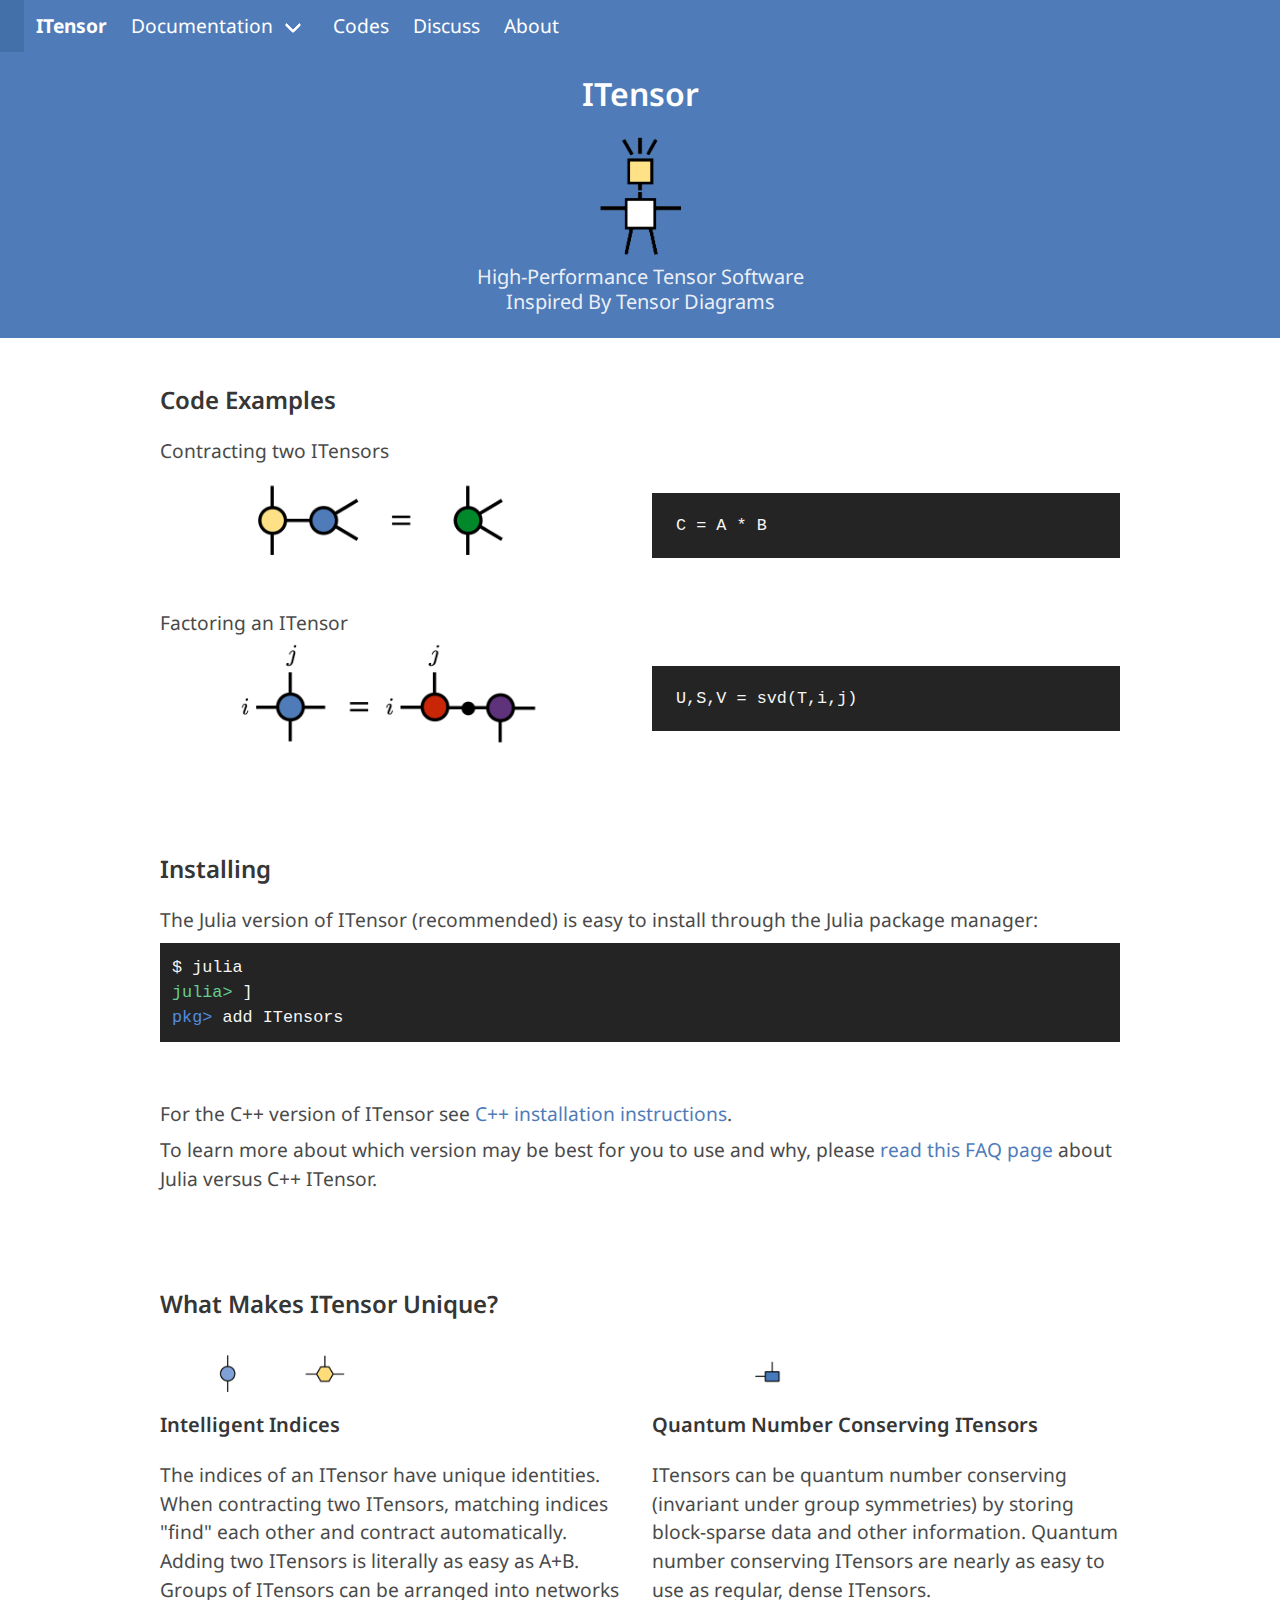
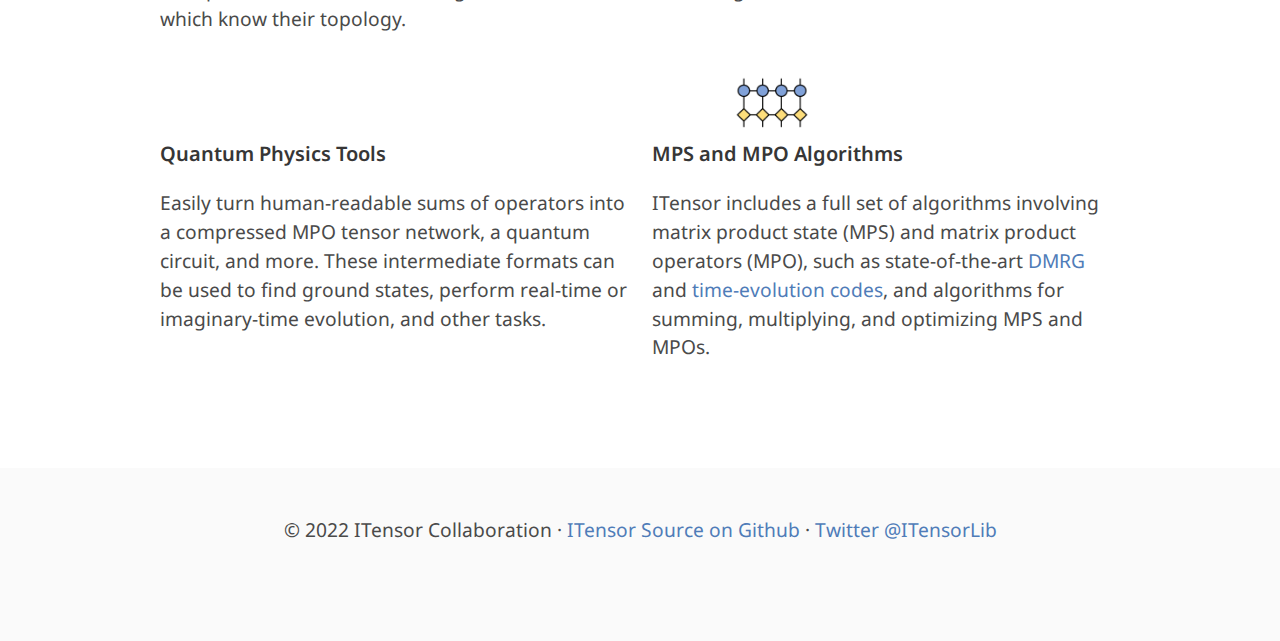
<file: index.html>
<!DOCTYPE html>
<html lang="en">
  <head>
    <meta charset="utf-8">
    <meta http-equiv="X-UA-Compatible" content="IE=edge">
    <meta name="viewport" content="width=device-width, initial-scale=1">
    <link rel="icon" href="/img/favicon.ico"/>
    <title>ITensor</title>
    <link rel="stylesheet" href="css/mystyles.css">
    <script src="https://ajax.googleapis.com/ajax/libs/jquery/3.6.0/jquery.min.js"></script>
  </head>
  <body>

  <nav class="navbar is-primary" role="navigation" aria-label="main navigation">

  <div class="navbar-brand">
    <a class="navbar-item" href="/">
      <a class="navbar-item has-text-weight-bold">ITensor</a>
    </a>

    <a role="button" class="navbar-burger" aria-label="menu" aria-expanded="false" data-target="navbarBasicExample">
      <span aria-hidden="true"></span>
      <span aria-hidden="true"></span>
      <span aria-hidden="true"></span>
    </a>
  </div>

  <div id="navbarBasicExample" class="navbar-menu">
    <div class="navbar-start">

      <div onclick="" class="navbar-item has-dropdown is-hoverable">
        <a class="navbar-link">
          Documentation
        </a>

        <div class="navbar-dropdown">
          <a href="https://itensor.github.io/ITensors.jl/stable" class="navbar-item">
            Julia
          </a>
          <a href="/docs.cgi" class="navbar-item">
            C++
          </a>
          <a href="https://arxiv.org/abs/2007.14822" class="navbar-item">
            ITensor Paper
          </a>
        </div>
      </div>

      <a href="/codes/" class="navbar-item">
        Codes
      </a>

      <a href="https://itensor.discourse.group" class="navbar-item">
        Discuss
      </a>

      <a href="/about/" class="navbar-item">
        About
      </a>

    </div>

  </div>
  </nav>

  <section class="hero is-small is-primary">

  <div class="hero-body">
    <div class="container has-text-centered is-capitalized">
      <p class="title is-capitalized">
        ITensor
      </p>
      <p>
        <img style="height:120px;" src="/img/ITensorMan_square_alpha.png"/>
      </p>
      <p class="subtitle">
      High-performance tensor software <br/>inspired by tensor diagrams
      </p>
    </div>
  </div>

  </section>


  <!--
    Begin Code Examples Section
  -->
  <section class="section"><div class="container is-max-desktop">

    <p class="title is-4">Code Examples</p>

    <p>Contracting two ITensors</p>

    <div class="block"><div class="columns is-vcentered">
      <div class="column has-text-centered">
        <img width="320px" src="/img/contraction.png"/>
      </div>
      <div class="column">
        <pre class="has-background-black-ter"><code class="has-text-white-ter">C = A * B</code></pre>
      </div>
    </div></div>

    <p>Factoring an ITensor</p>

    <div class="block"><div class="columns is-vcentered">
      <div class="column has-text-centered">
        <img width="320px" src="/img/svd.png"/>
      </div>
      <div class="column">
        <pre class="has-background-black-ter"><code class="has-text-white-ter">U,S,V = svd(T,i,j)</code></pre>

      </div>
    </div></div>

  </div></section>
  <!--
    End Code Examples Section
  -->

  <!--
    Begin Installing Section
  -->
  <a name="installing"></a>
  <section class="section"><div class="container is-max-desktop">

    <p class="title is-4">Installing</p>

    <p class="mb-2">
    The Julia version of ITensor (recommended) is easy to install through the Julia package manager:
    </p>

    <p>
    <pre class="p-3 has-background-black-ter"><code class="has-text-white-ter">$ julia
<span style="color:#64CE91;">julia></span> ]
<span style="color:#528CE3;">pkg></span> add ITensors</code></pre>
    </p>
    <br/>
    <br/>

    <p class="mb-2">
    For the C++ version of ITensor see <a href="/docs.cgi?vers=cppv3&page=install">C++ installation instructions</a>.
    </p>
    <p>
    To learn more about which version may be best for you to use and why,
    please <a href="https://itensor.github.io/ITensors.jl/stable/faq/JuliaAndCpp.html">read this FAQ page</a> about Julia versus C++ ITensor.
    </p>

  </div></section>
  <!--
    End Installing Section
  -->

  <!--
    Begin Features Section
  -->
  <a name="features"></a>
  <section class="section"><div class="container is-max-desktop">

    <p class="title is-4">What Makes ITensor Unique?</p>

    <div class="block"><div class="columns">
      <div class="column">
        <img width="240px" src="/img/itensor_03.gif"/>
        <p class="title is-5">Intelligent Indices</p>
        <p>
        The indices of an ITensor have unique identities. When contracting two ITensors,
        matching indices "find" each other and contract automatically.
        Adding two ITensors is literally as easy as A+B. Groups of ITensors can
        be arranged into networks which know their topology.
        </p>
      </div>
      <div class="column">
        <img width="240px" src="/img/itensor_06.gif"/>
        <p class="title is-5">Quantum Number Conserving ITensors</p>
        <p>
        ITensors can be quantum number conserving (invariant under group symmetries)
        by storing block-sparse data and other information. Quantum number conserving 
        ITensors are nearly as easy to use as regular, dense ITensors.
        </p>
      </div>
    </div></div>

    <div class="block"><div class="columns">
      <div class="column">
        <img width="240px" src="/img/itensor_01.gif"/>
        <p class="title is-5">Quantum Physics Tools</p>
        <p>
        Easily turn human-readable sums of operators into a compressed 
        MPO tensor network, a quantum circuit, and more. 
        These intermediate formats can be used to find ground states, 
        perform real-time or imaginary-time evolution, and other tasks.
        </p>
      </div>
      <div class="column">
        <img width="240px" src="/img/itensor_02.gif"/>
        <p class="title is-5">MPS and MPO Algorithms</p>
        <p>
        ITensor includes a full set of algorithms involving matrix product state (MPS) 
        and matrix product operators (MPO), such as state-of-the-art 
        <a href="https://itensor.github.io/ITensors.jl/stable/tutorials/DMRG.html">DMRG</a>
        and 
        <a href="https://itensor.github.io/ITensors.jl/stable/tutorials/MPSTimeEvolution.html">time-evolution codes</a>, and algorithms for summing, multiplying, 
        and optimizing MPS and MPOs.
        </p>
      </div>
    </div></div>


  </div></section>
  <!--
    End Features Section
  -->

  <br/>
  <br/>

  <footer class="footer">
  <div class="content has-text-centered">
    <p>
      &copy; 2022 ITensor Collaboration 
      &middot; 
      <a href="https://github.com/ITensor/ITensors.jl">ITensor Source on Github</a>
      &middot; 
      <a href="https://twitter.com/itensorlib">Twitter @ITensorLib</a>
    </p>
  </div>
  </footer>


  </body>

<script>
$(document).ready(function() {

  // Check for click events on the navbar burger icon
  $(".navbar-burger").click(function() {

      // Toggle the "is-active" class on both the "navbar-burger" and the "navbar-menu"
      $(".navbar-burger").toggleClass("is-active");
      $(".navbar-menu").toggleClass("is-active");

  });

});
</script>


</html>
</file>
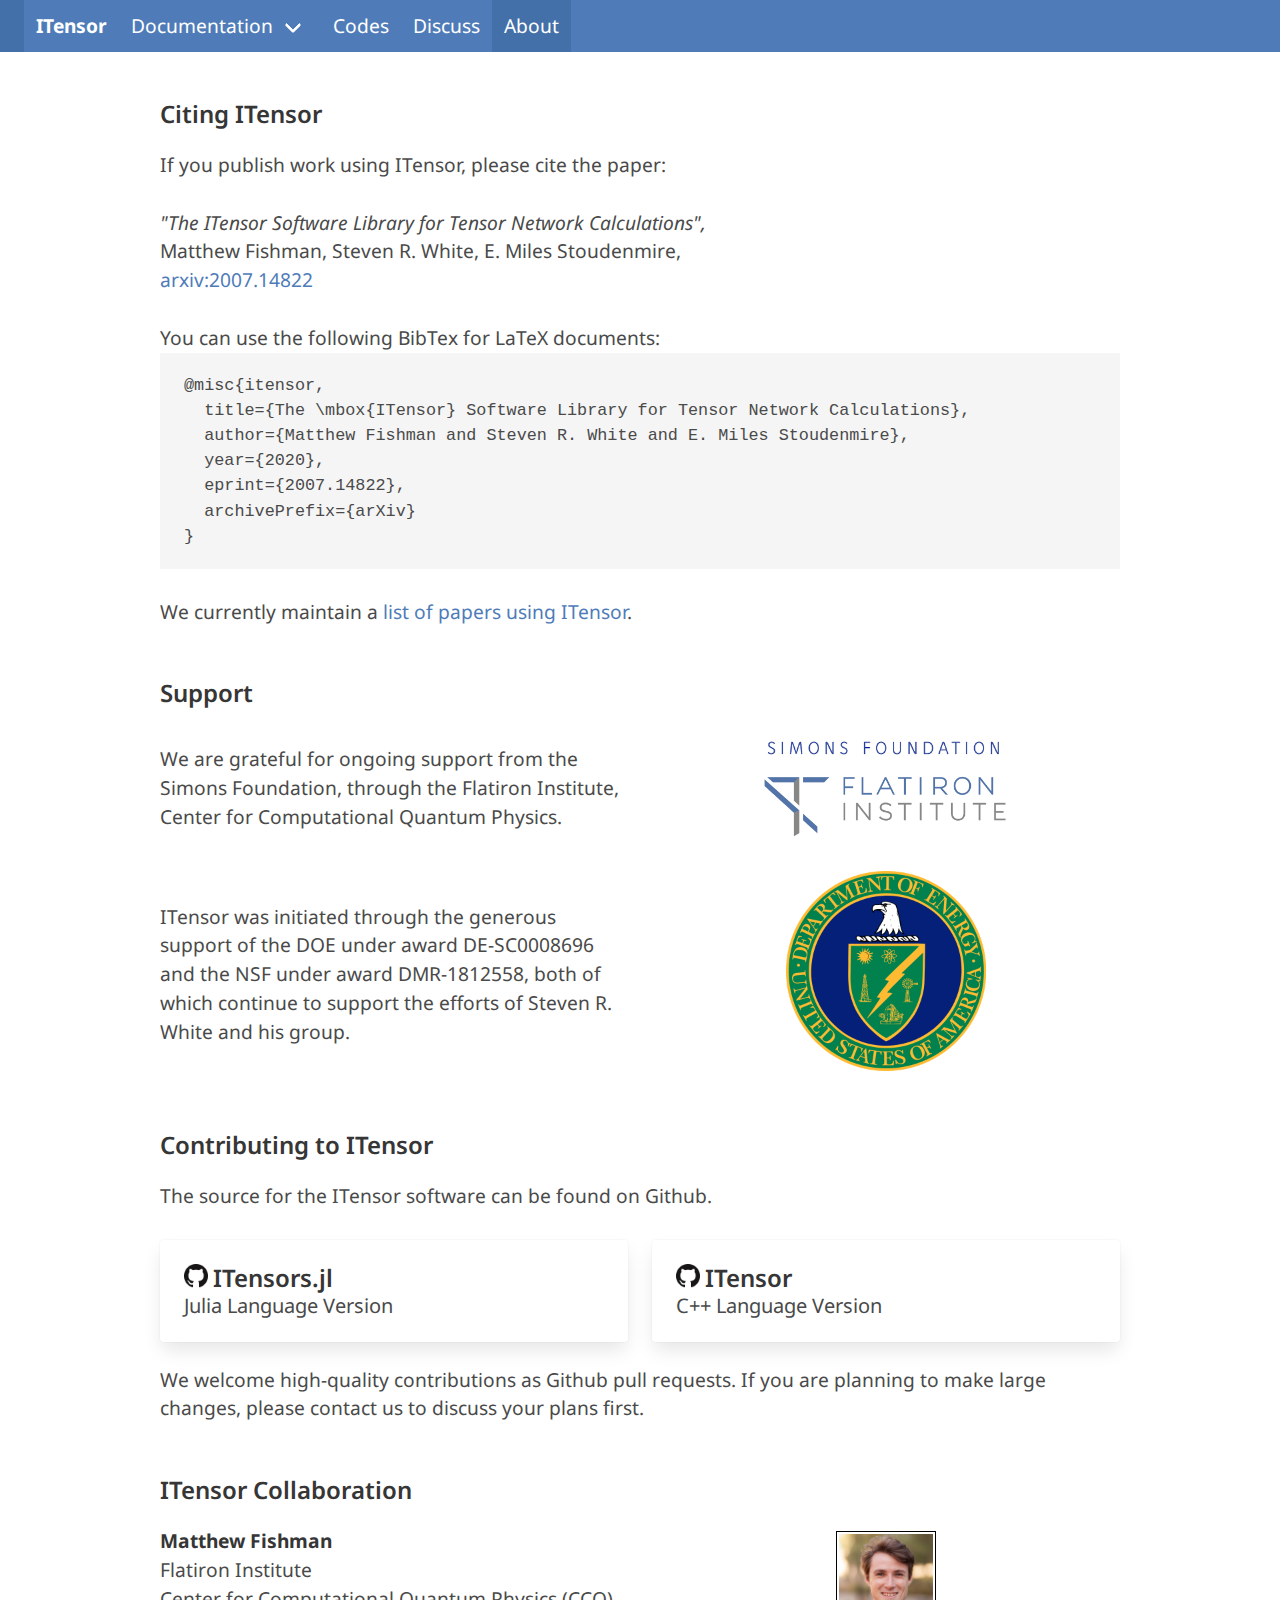
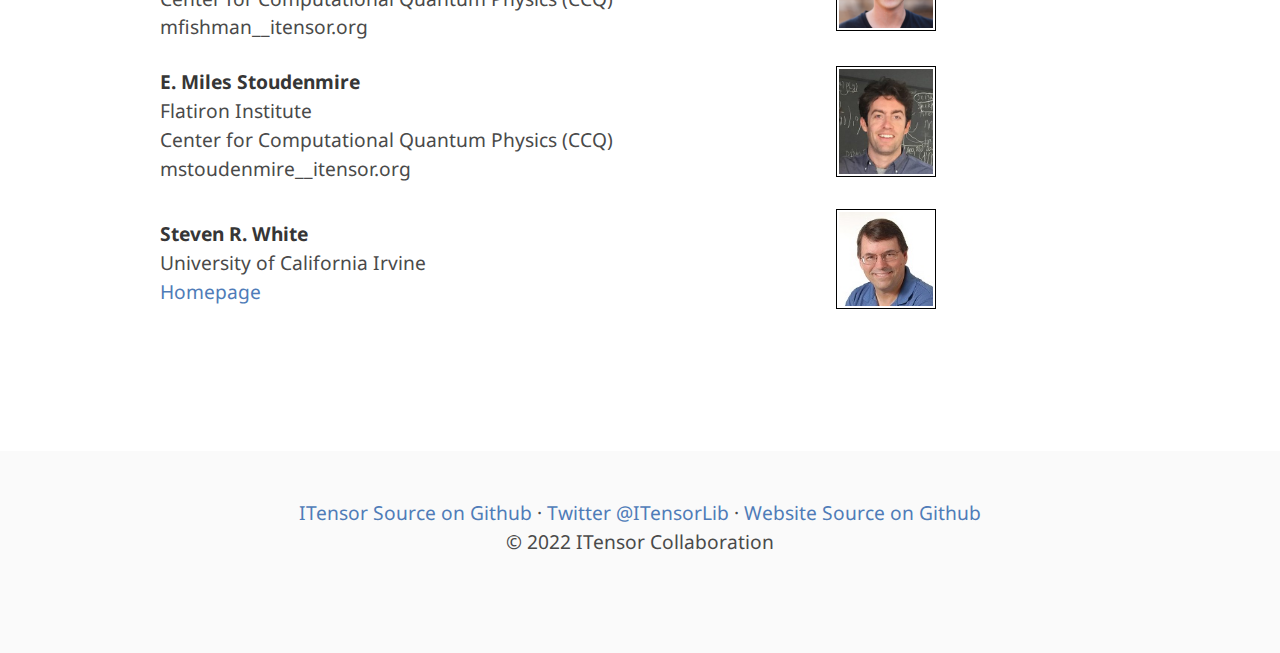
<file: about/index.html>
<!DOCTYPE html>
<html lang="en">
  <head>
    <meta charset="utf-8">
    <meta http-equiv="X-UA-Compatible" content="IE=edge">
    <meta name="viewport" content="width=device-width, initial-scale=1">
    <link rel="icon" href="/img/favicon.ico"/>
    <title>ITensor</title>
    <link rel="stylesheet" href="/css/mystyles.css">
    <script src="https://ajax.googleapis.com/ajax/libs/jquery/3.6.0/jquery.min.js"></script>
  </head>
  <body>

  <nav class="navbar is-primary" role="navigation" aria-label="main navigation">
  <div class="navbar-brand">
    <a class="navbar-item">
      <a href="/" class="navbar-item has-text-weight-bold">ITensor</a>
    </a>

    <a role="button" class="navbar-burger" aria-label="menu" aria-expanded="false" data-target="navbarBasicExample">
      <span aria-hidden="true"></span>
      <span aria-hidden="true"></span>
      <span aria-hidden="true"></span>
    </a>
  </div>

  <div id="navbarBasicExample" class="navbar-menu">
    <div class="navbar-start">

      <div onclick="" class="navbar-item has-dropdown is-hoverable">
        <a class="navbar-link">
          Documentation
        </a>

        <div class="navbar-dropdown">
          <a href="https://itensor.github.io/ITensors.jl/stable" class="navbar-item">
            Julia
          </a>
          <a href="/docs.cgi" class="navbar-item">
            C++
          </a>
          <a href="https://arxiv.org/abs/2007.14822" class="navbar-item">
            ITensor Paper
          </a>
        </div>
      </div>

      <a href="/codes/" class="navbar-item">
        Codes
      </a>

      <a href="https://itensor.discourse.group" class="navbar-item">
        Discuss
      </a>

      <a href="/about/" class="navbar-item is-active">
        About
      </a>

    </div>

  </div>
  </nav>

  <section class="section"><div class="container is-max-desktop">

    <!--

      Citing

    -->
    <a name="citing"></a>
    <p class="title is-4">Citing ITensor</p>

    <div class="block">

      <p>
      If you publish work using ITensor, please cite the paper:
      </p>
      <br/>

      <p>
      <i>"The ITensor Software Library for Tensor Network Calculations",</i><br/>
      Matthew Fishman, Steven R. White, E. Miles Stoudenmire,<br/>
      <a href="https://arxiv.org/abs/2007.14822">arxiv:2007.14822</a>
      </p>
      <br/>

      <p>
      You can use the following BibTex for LaTeX documents:
      <pre>
@misc{itensor,
  title={The \mbox{ITensor} Software Library for Tensor Network Calculations},
  author={Matthew Fishman and Steven R. White and E. Miles Stoudenmire},
  year={2020},
  eprint={2007.14822},
  archivePrefix={arXiv}
}</pre>
      </p>
      <br/>

      <p>
      We currently maintain a <a href="https://itensor.org/docs.cgi?vers=cppv3&page=papers">list of papers using ITensor</a>.
      </p>
      

    </div>
    <br/>


    <!--

      Support

    -->
    <a name="support"></a>
    <p class="title is-4">Support</p>

    <div class="block">

      <div class="columns is-vcentered">
        <div class="column has-text-left">
          <p>
          We are grateful for ongoing support from the Simons Foundation, through the Flatiron Institute, Center for Computational Quantum Physics.
          </p>
        </div>
        <div class="column has-text-centered">
          <img width="250px" style="" src="/img/simons_found_logo.jpg"/>
          <img width="250px" style="" src="/img/flatiron_logo.png"/>
        </div>
      </div>

      <div class="columns is-vcentered">
        <div class="column has-text-left">
          <p>
          ITensor was initiated through the generous support of the DOE under award DE-SC0008696 and the NSF under award DMR-1812558, both of which continue to support the efforts of Steven R. White and his group.
          </p>
        </div>
        <div class="column has-text-centered">
          <img width="200px" src="/img/doe.png"/>
        </div>
      </div>

    </div>
    <br/>


    <!--

      Contributing

    -->
    <a name="contributing"></a>
    <p class="title is-4">Contributing to ITensor</p>

    <div class="block">

      <p>
      The source for the ITensor software can be found on Github.
      </p>
      <br/>

      <div class="columns is-vcentered">

        <div class="column">

          <a href="https://github.com/ITensor/ITensors.jl">
          <div class="card">
            <div class="card-content">
              <span class="icon-text">
                <span class="icon">
                  <img src="/img/github_icon.png"/>
                </span>
                <span class="title is-4">ITensors.jl</span>
              </span><br/>
              <p class="subtitle">
              Julia Language Version
              </p>
            </div>
          </div>
          </a>

        </div>

        <div class="column">

          <a href="https://github.com/ITensor/ITensor">
          <div class="card">
            <div class="card-content">
              <span class="icon-text">
                <span class="icon">
                  <img src="/img/github_icon.png"/>
                </span>
                <span class="title is-4">ITensor</span>
              </span><br/>
              <p class="subtitle">
              C++ Language Version
              </p>
            </div>
          </div>
          </a>

        </div>

      </div>

      <p>
      We welcome high-quality contributions as Github pull requests. 
      If you are planning to make large changes, please contact us to discuss
      your plans first.
      </p>

    </div>
    <br/>


    <!--

      ITensor Collaboration

    -->
    <a name="collaboration"></a>
    <p class="title is-4">ITensor Collaboration</p>

    <div class="block">

      <div class="columns is-vcentered">
        <div class="column has-text-left">
          <p>
          <strong>Matthew Fishman</strong> <br/>
          Flatiron Institute <br/>
          Center for Computational Quantum Physics (CCQ) <br/>
          mfishman__itensor.org <br/>
          </p>
        </div>
        <div class="column has-text-centered">
          <img class="portrait" src="/img/MatthewFishman.jpg"/>
        </div>
      </div>


      <div class="columns is-vcentered">
        <div class="column has-text-left">
          <p>
          <strong>E. Miles Stoudenmire</strong> <br/>
          Flatiron Institute <br/>
          Center for Computational Quantum Physics (CCQ) <br/>
          mstoudenmire__itensor.org <br/>
          </p>
        </div>
        <div class="column has-text-centered">
          <img class="portrait" src="/img/MilesStoudenmire.jpg"/>
        </div>
      </div>

      <div class="columns is-vcentered">
        <div class="column has-text-left">
          <p>
          <strong>Steven R. White</strong> <br/>
          University of California Irvine<br/>
          <a href="http://www.faculty.uci.edu/profile.cfm?faculty_id=2190">Homepage</a>
          </p>
        </div>
        <div class="column has-text-centered">
          <img class="portrait" src="/img/StevenWhite.jpg"/>
        </div>
      </div>

    </div>


  </div></section>

  <br/>
  <br/>
  <br/>
  <footer class="footer">
  <div class="content has-text-centered">
    <p>
      <a href="https://github.com/ITensor/ITensors.jl">ITensor Source on Github</a>
      &middot; 
      <a href="https://twitter.com/itensorlib">Twitter @ITensorLib</a>
      &middot; 
      <a href="https://github.com/ITensor/ITensorWebsite">Website Source on Github</a>
      <br/>
      &copy; 2022 ITensor Collaboration 
    </p>
  </div>
</footer>


  </body>

<script>
$(document).ready(function() {

  // Check for click events on the navbar burger icon
  $(".navbar-burger").click(function() {

      // Toggle the "is-active" class on both the "navbar-burger" and the "navbar-menu"
      $(".navbar-burger").toggleClass("is-active");
      $(".navbar-menu").toggleClass("is-active");

  });
});
</script>



</html>
</file>
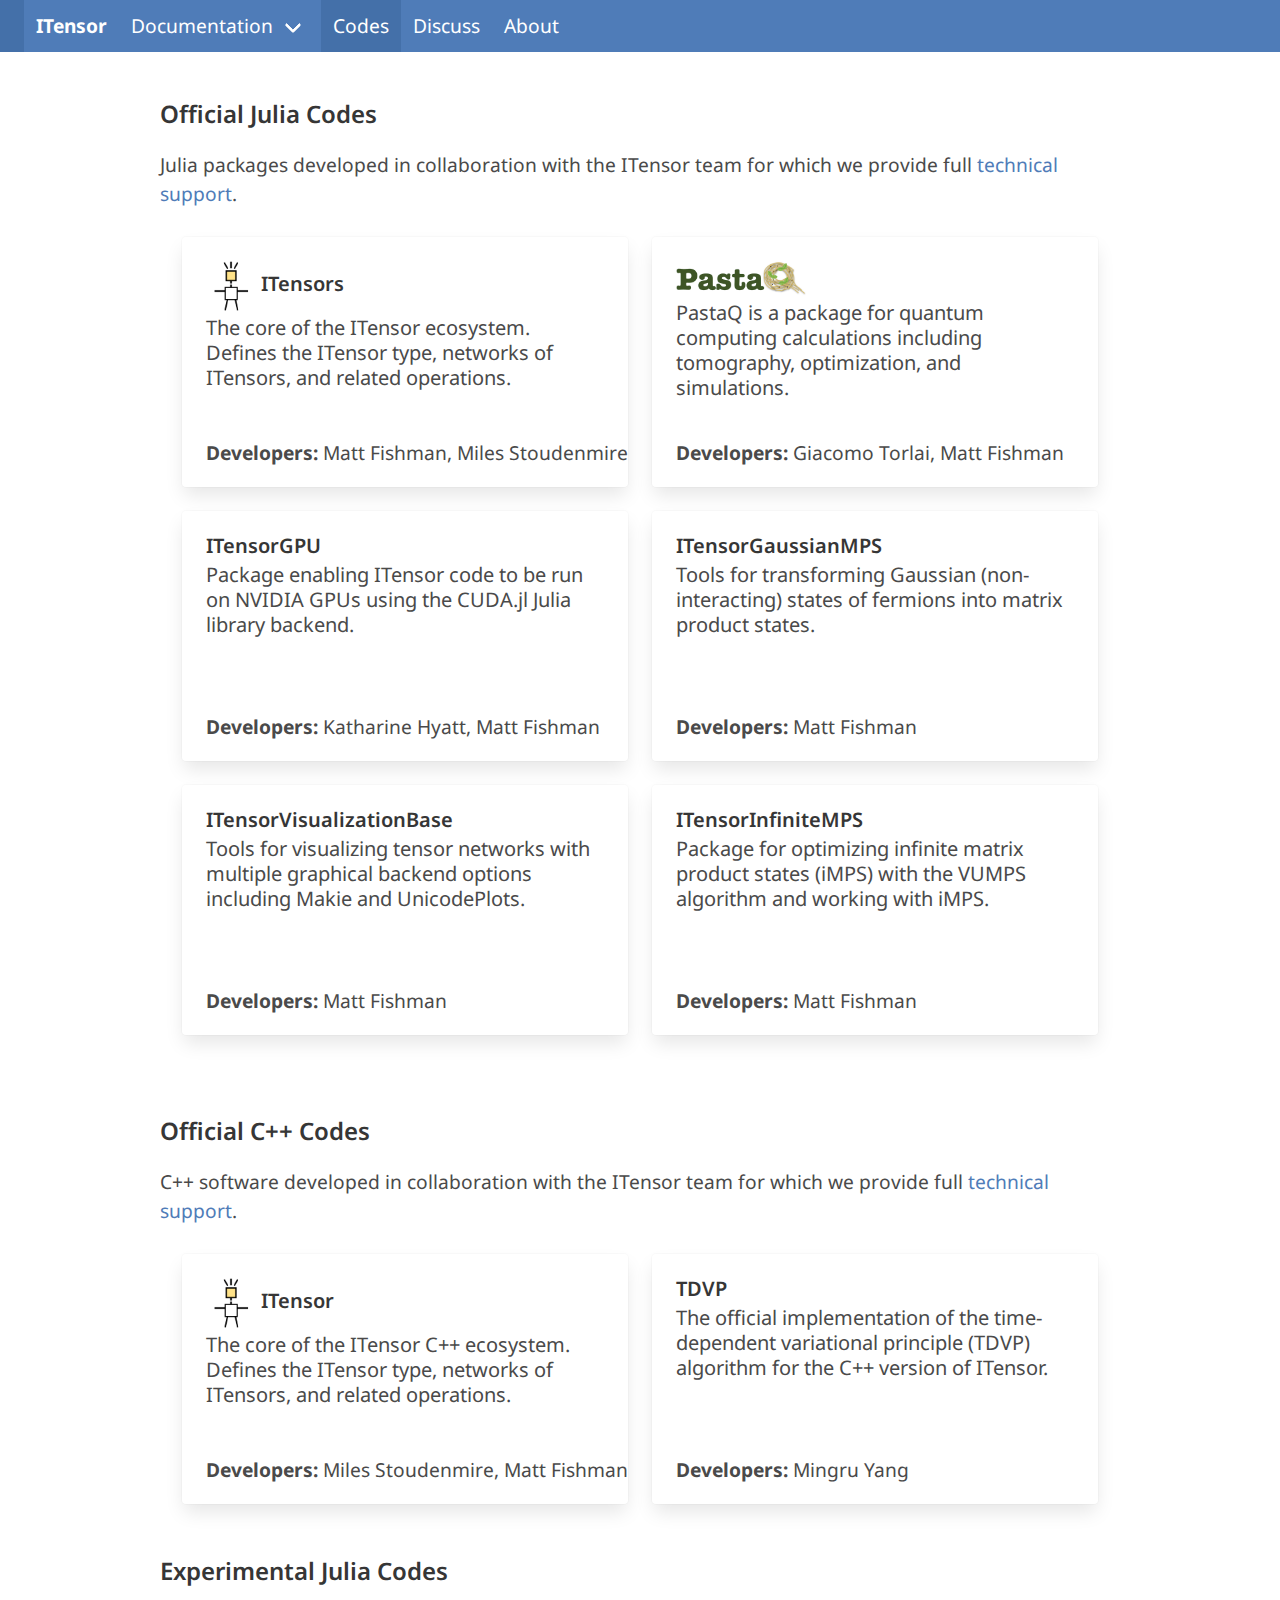
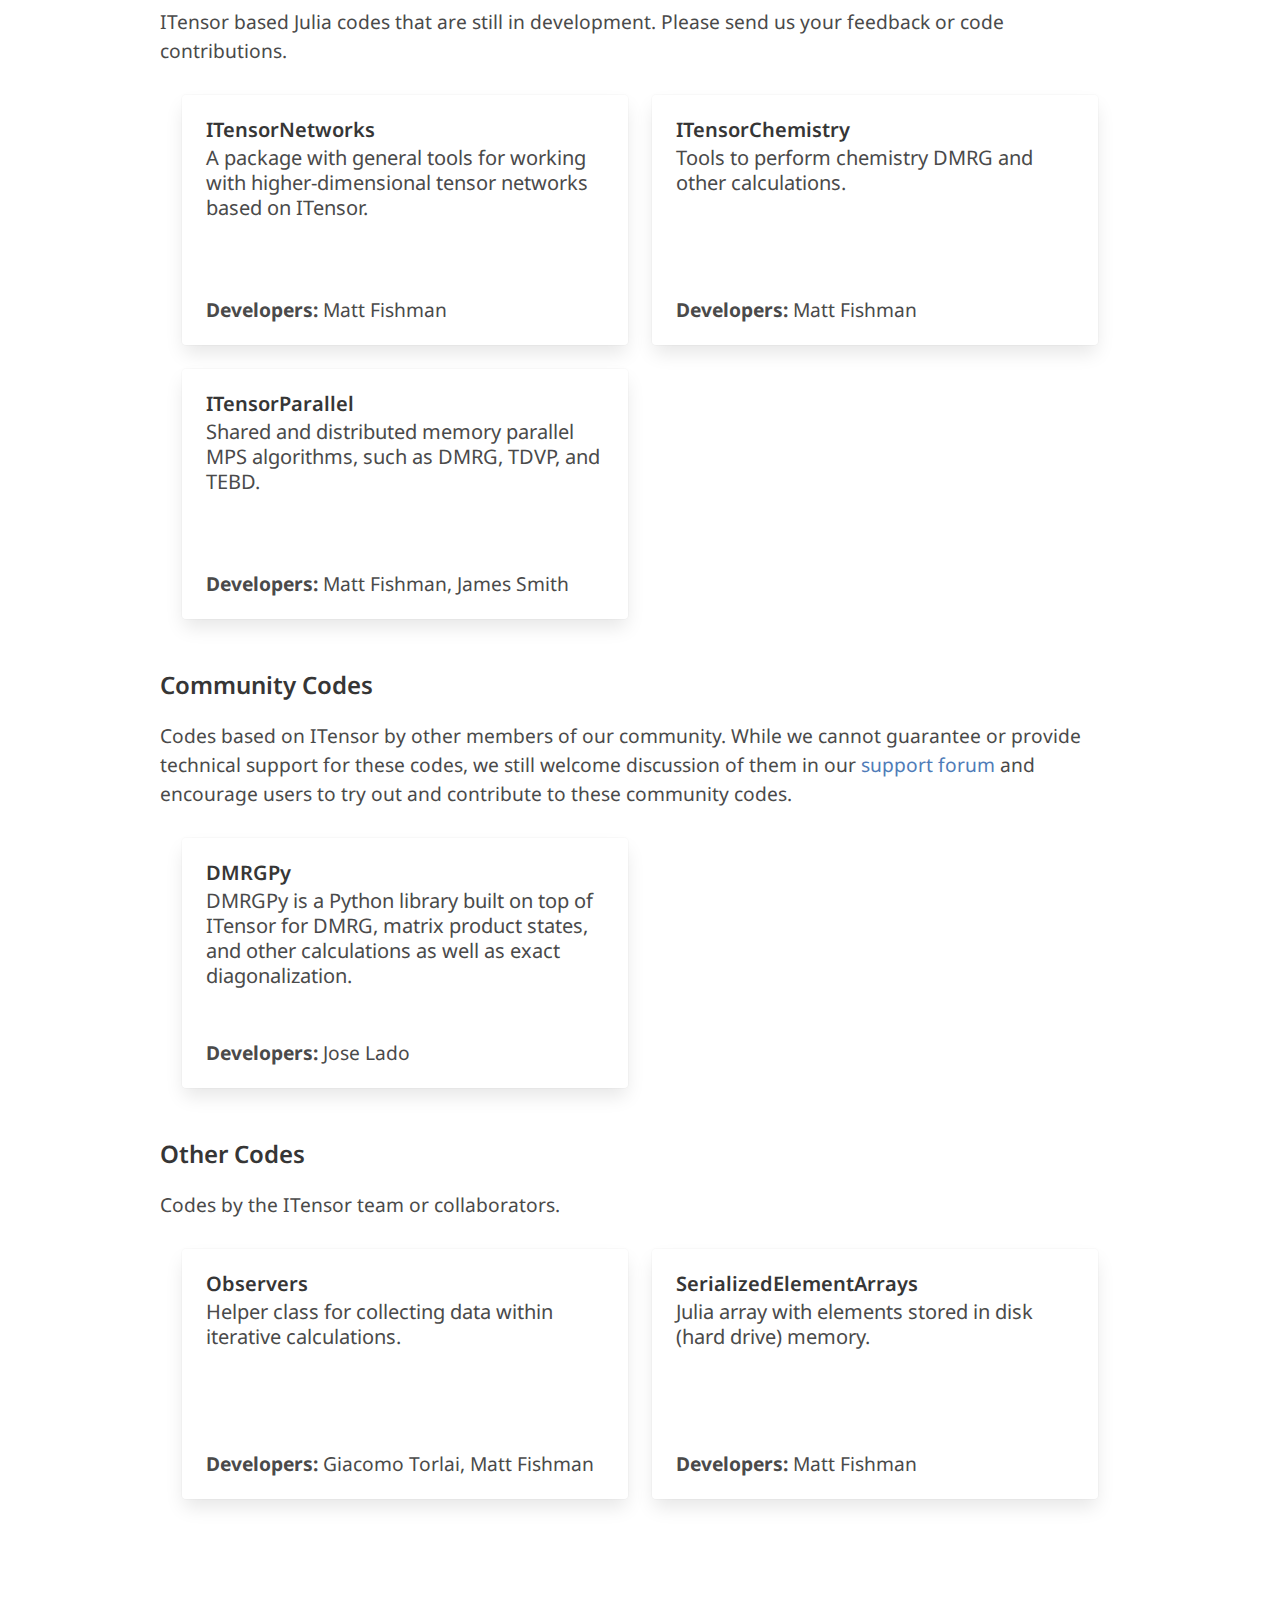
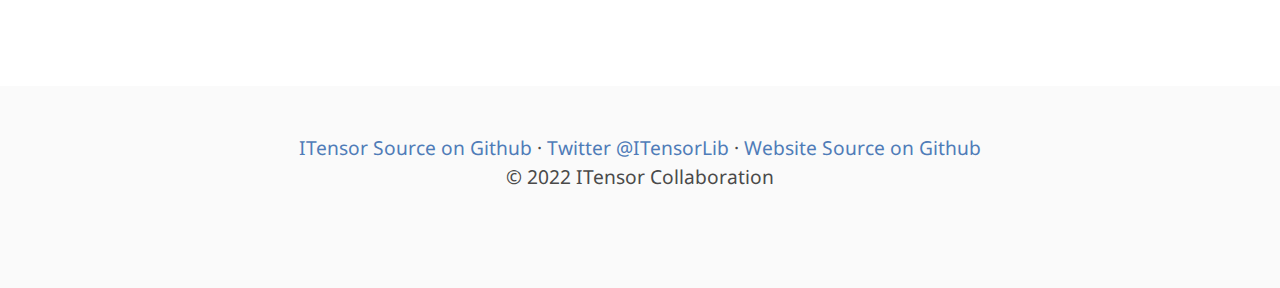
<file: codes/index.html>
<!DOCTYPE html>
<html lang="en">
  <head>
    <meta charset="utf-8">
    <meta http-equiv="X-UA-Compatible" content="IE=edge">
    <meta name="viewport" content="width=device-width, initial-scale=1">
    <link rel="icon" href="/img/favicon.ico"/>
    <title>ITensor</title>
    <link rel="stylesheet" href="/css/mystyles.css">
    <script src="https://ajax.googleapis.com/ajax/libs/jquery/3.6.0/jquery.min.js"></script>
    <style>
    .developers { position:absolute; bottom:20px; }
    .code-info { height: 250px; }
    .code-columns { margin-bottom: auto; margin-left: 10px; margin-right: 10px; }
    @media (min-width: 769px) and (max-width: 1023px ) {
    .code-info { height: 280px; }
    }
    @media (max-width: 768px ) {
    .code-info { height: 275px; }
    }
    </style>
  </head>
  <body>

  <nav class="navbar is-primary" role="navigation" aria-label="main navigation">
  <div class="navbar-brand">
    <a class="navbar-item">
      <a href="/" class="navbar-item has-text-weight-bold">ITensor</a>
    </a>

    <a role="button" class="navbar-burger" aria-label="menu" aria-expanded="false" data-target="navbarBasicExample">
      <span aria-hidden="true"></span>
      <span aria-hidden="true"></span>
      <span aria-hidden="true"></span>
    </a>
  </div>

  <div id="navbarBasicExample" class="navbar-menu">
    <div class="navbar-start">

      <div onclick="" class="navbar-item has-dropdown is-hoverable">
        <a class="navbar-link">
          Documentation
        </a>

        <div class="navbar-dropdown">
          <a href="https://itensor.github.io/ITensors.jl/stable" class="navbar-item">
            Julia
          </a>
          <a href="/docs.cgi" class="navbar-item">
            C++
          </a>
          <a href="https://arxiv.org/abs/2007.14822" class="navbar-item">
            ITensor Paper
          </a>
        </div>
      </div>

      <a href="/codes/" class="navbar-item is-active">
        Codes
      </a>

      <a href="https://itensor.discourse.group" class="navbar-item">
        Discuss
      </a>

      <a href="/about/" class="navbar-item">
        About
      </a>

    </div>

  </div>
  </nav>

  <section class="section"><div class="container is-max-desktop">

    <!--

      Official Julia Codes

    -->
    <a name="codes-julia"></a>
    <p class="title is-4">Official Julia Codes</p>

    <div class="block">

      <p>
      Julia packages developed in collaboration with the ITensor team for which we provide full <a href="/support">technical support</a>.
      </p>
      <br/>

      <div class="columns is-vcentered code-columns">

      <div class="column" style="margin-bottom:auto;">
        <a href="https://github.com/ITensor/ITensors.jl">
        <div class="card code-info">
          <div class="card-content">
            <p class="title is-5">
            <img style="vertical-align: middle;" width="50px" src="/img/ITensorMan_square_alpha.png"/> 
            ITensors
            </p>
            <p class="subtitle">
            The core of the ITensor ecosystem. Defines the ITensor type, networks of ITensors,
            and related operations.
            </p>
            <p class="developers">
            <strong>Developers:</strong> Matt Fishman, Miles Stoudenmire
            </p>
          </div>
        </div>
        </a>
      </div> <!-- end column -->

      <div class="column" style="margin-bottom:auto;">
        <a href="https://github.com/GTorlai/PastaQ.jl">
        <div class="card code-info">
          <div class="card-content">
            <p class="title is-5">
            <img style="vertical-align: middle;" width="130px" src="/img/PastaQ.jpg"/> 
            </p>
            <p class="subtitle">
            PastaQ is a package for quantum computing calculations
            including tomography, optimization, and simulations.
            </p>
            <p class="developers">
            <strong>Developers:</strong> Giacomo Torlai, Matt Fishman
            </p>
          </div>
        </div>
        </a>
      </div> <!-- end column -->

      </div> <!-- end columns -->


      <div class="columns is-vcentered code-columns">

      <div class="column" style="margin-bottom:auto;">
        <a href="https://github.com/ITensor/ITensors.jl/tree/main/ITensorGPU">
        <div class="card code-info">
          <div class="card-content">
            <p class="title is-5">
            ITensorGPU
            </p>
            <p class="subtitle">
            Package enabling ITensor code to be run on NVIDIA GPUs using the CUDA.jl Julia library backend.
            </p>
            <p class="developers">
            <strong>Developers:</strong> Katharine Hyatt, Matt Fishman
            </p>
          </div>
        </div>
        </a>
      </div> <!-- end column -->

      <div class="column" style="margin-bottom:auto;">
        <a href="https://github.com/ITensor/ITensors.jl/tree/main/ITensorGaussianMPS">
        <div class="card code-info">
          <div class="card-content">
            <p class="title is-5">
            ITensorGaussianMPS<br/>
            </p>
            <p class="subtitle">
            Tools for transforming Gaussian (non-interacting) states of fermions into matrix product states.
            </p>
            <p class="developers">
            <strong>Developers:</strong> Matt Fishman
            </p>
          </div>
        </div>
        </a>
      </div> <!-- end column -->

      </div> <!-- end columns -->


      <div class="columns is-vcentered code-columns">

      <div class="column" style="margin-bottom:auto;">
      <a href="https://github.com/ITensor/ITensors.jl/tree/main/ITensorVisualizationBase">
      <div class="card code-info">
        <div class="card-content">
          <p class="title is-5">
          ITensorVisualizationBase<br/>
          </p>
          <p class="subtitle">
          Tools for visualizing tensor networks with multiple graphical backend options
          including Makie and UnicodePlots.
          </p>
          <p class="developers">
          <strong>Developers:</strong> Matt Fishman
          </p>
        </div>
      </div>
      </a>
      </div> <!-- end column -->

      <div class="column" style="margin-bottom:auto;">
      <a href="https://github.com/ITensor/ITensorInfiniteMPS.jl">
      <div class="card code-info">
        <div class="card-content">
          <p class="title is-5">
          ITensorInfiniteMPS<br/>
          </p>
          <p class="subtitle">
          Package for optimizing infinite matrix product states (iMPS) with the VUMPS algorithm and working with iMPS.
          </p>
          <p class="developers">
          <strong>Developers:</strong> Matt Fishman
          </p>
        </div>
      </div>
      </a>
      <br/>

      </div> <!-- end column -->
      </div> <!-- end columns -->


    </div> <!-- end block -->
    <br/>

    <!--

      Official C++ Codes

    -->
    <a name="codes-cpp"></a>
    <p class="title is-4">Official C++ Codes</p>

    <div class="block">

      <p>
      C++ software developed in collaboration with the ITensor team for which we provide full <a href="https://itensor.discourse.group">technical support</a>.
      </p>
      <br/>

      <div class="columns is-vcentered code-columns">

        <div class="column" style="margin-bottom:auto;">
          <a href="https://github.com/ITensor/ITensor">
          <div class="card code-info">
            <div class="card-content">
              <p class="title is-5">
              <img style="vertical-align: middle;" width="50px" src="/img/ITensorMan_square_alpha.png"/> 
              ITensor
              </p>
              <p class="subtitle">
              The core of the ITensor C++ ecosystem. Defines the ITensor type, networks of ITensors,
              and related operations.
              </p>
              <p class="developers">
              <strong>Developers:</strong> Miles Stoudenmire, Matt Fishman
              </p>
            </div>
          </div>
          </a>
        </div>

        <div class="column" style="margin-bottom:auto;">
          <a href="https://github.com/ITensor/TDVP">
          <div class="card code-info">
            <div class="card-content">
              <p class="title is-5">
              <!--
              <img style="vertical-align: middle;" width="40px" src="/img/github_icon.png"/> 
              -->
              TDVP<br/>
              </p>
              <p class="subtitle">
              The official implementation of the time-dependent variational principle (TDVP) algorithm for the C++ version of ITensor.
              </p>
              <p class="developers">
              <strong>Developers:</strong> Mingru Yang
              </p>
            </div>
          </div>
          </a>
        </div>
      </div> <!-- end columns -->

    </div> <!-- block -->
    <br/>

    <!--

      Experimental Julia Codes

    -->
    <a name="julia-experimental"></a>
    <p class="title is-4">Experimental Julia Codes</p>

    <div class="block">

      <p>
      ITensor based Julia codes that are still in development. Please send us your 
      feedback or code contributions.
      </p>
      <br/>

      <div class="columns is-vcentered code-columns">

        <div class="column" style="margin-bottom:auto;">
          <a href="https://github.com/mtfishman/ITensorNetworks.jl">
          <div class="card code-info">
            <div class="card-content">
              <p class="title is-5">
              ITensorNetworks<br/>
              </p>
              <p class="subtitle">
              A package with general tools for working with higher-dimensional tensor networks based on ITensor.
              </p>
              <p class="developers">
              <strong>Developers:</strong> Matt Fishman
              </p>
            </div>
          </div>
          </a>


        </div>

        <!-- Second Column -->
        <div class="column" style="margin-bottom:auto;">
          <a href="https://github.com/mtfishman/ITensorChemistry.jl">
          <div class="card code-info">
            <div class="card-content">
              <p class="title is-5">
              ITensorChemistry<br/>
              </p>
              <p class="subtitle">
              Tools to perform chemistry DMRG and other calculations.
              </p>
              <p class="developers">
              <strong>Developers:</strong> Matt Fishman
              </p>
            </div>
          </div>
          </a>
        </div> <!-- end column -->

      </div> <!-- end columns -->

      <div class="columns is-vcentered code-columns">

        <div class="column" style="margin-bottom:auto;">
          <a href="https://github.com/mtfishman/ITensorParallel.jl">
          <div class="card code-info">
            <div class="card-content">
              <p class="title is-5">
              ITensorParallel<br/>
              </p>
              <p class="subtitle">
              Shared and distributed memory parallel MPS algorithms, such as DMRG, TDVP, and TEBD.
              </p>
              <p class="developers">
              <strong>Developers:</strong> Matt Fishman, James Smith
              </p>
            </div>
          </div>
          </a>
        </div> <!-- end column -->

        <div class="column" style="margin-bottom:auto;">
        </div> <!-- end column -->

      </div> <!-- end columns -->

    </div> <!-- block -->
    <br/>

    <!--

      Community Codes

    -->
    <a name="community"></a>
    <p class="title is-4">Community Codes</p>

    <div class="block">

      <p>
      Codes based on ITensor by other members of our community.
      While we cannot guarantee or provide technical support for these codes,
      we still welcome discussion of them in 
      our <a href="https://itensor.org/support">support forum</a> and
      encourage users to try out and contribute to these community codes.
      </p>
      <br/>

      <div class="columns is-vcentered code-columns">

        <div class="column" style="margin-bottom:auto;">
          <a href="https://github.com/joselado/dmrgpy">
          <div class="card code-info">
            <div class="card-content">
              <p class="title is-5">
              DMRGPy
              </p>
              <p class="subtitle">
              DMRGPy is a Python library built on top of ITensor for DMRG, 
              matrix product states, and other calculations as well as exact diagonalization.
              </p>
              <p class="developers">
              <strong>Developers:</strong> Jose Lado
              </p>
            </div>
          </div>
          </a>
        </div> <!-- end column -->

        <div class="column" style="margin-bottom:auto;">
        </div> <!-- end column -->

      </div>

    </div>
    <br/>

    <!--

      Other Codes

    -->
    <a name="other"></a>
    <p class="title is-4">Other Codes</p>

    <div class="block">

      <p>
      Codes by the ITensor team or collaborators.
      </p>
      <br/>

      <div class="columns is-vcentered code-columns">

        <div class="column" style="margin-bottom:auto;">
          <a href="https://github.com/GTorlai/Observers.jl">
          <div class="card code-info">
            <div class="card-content">
              <p class="title is-5">
              Observers<br/>
              </p>
              <p class="subtitle">
              Helper class for collecting data within iterative calculations.
              </p>
              <p class="developers">
              <strong>Developers:</strong> Giacomo Torlai, Matt Fishman
              </p>
            </div>
          </div>
          </a>
        </div> <!-- end column -->

        <div class="column" style="margin-bottom:auto;">
          <a href="https://github.com/ITensor/SerializedElementArrays.jl">
          <div class="card code-info">
            <div class="card-content">
              <p class="title is-5">
              SerializedElementArrays<br/>
              </p>
              <p class="subtitle">
              Julia array with elements stored in disk (hard drive) memory.
              </p>
              <p class="developers">
              <strong>Developers:</strong> Matt Fishman
              </p>
            </div>
          </div>
          </a>
        </div> <!-- end column -->

      </div> <!-- end columns -->

    </div> <!-- block -->
    <br/>


  </div></section>

  <br/>
  <br/>
  <br/>
  <footer class="footer">
  <div class="content has-text-centered">
    <p>
      <a href="https://github.com/ITensor/ITensors.jl">ITensor Source on Github</a>
      &middot; 
      <a href="https://twitter.com/itensorlib">Twitter @ITensorLib</a>
      &middot; 
      <a href="https://github.com/ITensor/ITensorWebsite">Website Source on Github</a>
      <br/>
      &copy; 2022 ITensor Collaboration 
    </p>
  </div>
</footer>


  </body>

<script>
$(document).ready(function() {

  // Check for click events on the navbar burger icon
  $(".navbar-burger").click(function() {

      // Toggle the "is-active" class on both the "navbar-burger" and the "navbar-menu"
      $(".navbar-burger").toggleClass("is-active");
      $(".navbar-menu").toggleClass("is-active");

  });
});
</script>



</html>
</file>
<file: css/mystyles.css>
@charset "UTF-8";
@import url("https://fonts.googleapis.com/css?family=Noto+Sans:400,700");
/*! bulma.io v0.9.3 | MIT License | github.com/jgthms/bulma */
/* Bulma Utilities */
.pagination-previous,
.pagination-next,
.pagination-link,
.pagination-ellipsis, .file-cta,
.file-name, .select select, .textarea, .input, .button {
  -moz-appearance: none;
  -webkit-appearance: none;
  align-items: center;
  border: 2px solid transparent;
  border-radius: 4px;
  box-shadow: none;
  display: inline-flex;
  font-size: 1rem;
  height: 2.5em;
  justify-content: flex-start;
  line-height: 1.5;
  padding-bottom: calc(0.5em - 2px);
  padding-left: calc(0.75em - 2px);
  padding-right: calc(0.75em - 2px);
  padding-top: calc(0.5em - 2px);
  position: relative;
  vertical-align: top;
}
.pagination-previous:focus,
.pagination-next:focus,
.pagination-link:focus,
.pagination-ellipsis:focus, .file-cta:focus,
.file-name:focus, .select select:focus, .textarea:focus, .input:focus, .button:focus, .is-focused.pagination-previous,
.is-focused.pagination-next,
.is-focused.pagination-link,
.is-focused.pagination-ellipsis, .is-focused.file-cta,
.is-focused.file-name, .select select.is-focused, .is-focused.textarea, .is-focused.input, .is-focused.button, .pagination-previous:active,
.pagination-next:active,
.pagination-link:active,
.pagination-ellipsis:active, .file-cta:active,
.file-name:active, .select select:active, .textarea:active, .input:active, .button:active, .is-active.pagination-previous,
.is-active.pagination-next,
.is-active.pagination-link,
.is-active.pagination-ellipsis, .is-active.file-cta,
.is-active.file-name, .select select.is-active, .is-active.textarea, .is-active.input, .is-active.button {
  outline: none;
}
[disabled].pagination-previous,
[disabled].pagination-next,
[disabled].pagination-link,
[disabled].pagination-ellipsis, [disabled].file-cta,
[disabled].file-name, .select select[disabled], [disabled].textarea, [disabled].input, [disabled].button, fieldset[disabled] .pagination-previous,
fieldset[disabled] .pagination-next,
fieldset[disabled] .pagination-link,
fieldset[disabled] .pagination-ellipsis, fieldset[disabled] .file-cta,
fieldset[disabled] .file-name, fieldset[disabled] .select select, .select fieldset[disabled] select, fieldset[disabled] .textarea, fieldset[disabled] .input, fieldset[disabled] .button {
  cursor: not-allowed;
}

.is-unselectable, .tabs, .pagination-previous,
.pagination-next,
.pagination-link,
.pagination-ellipsis, .breadcrumb, .file, .button {
  -webkit-touch-callout: none;
  -webkit-user-select: none;
  -moz-user-select: none;
  -ms-user-select: none;
  user-select: none;
}

.navbar-link:not(.is-arrowless)::after, .select:not(.is-multiple):not(.is-loading)::after {
  border: 3px solid transparent;
  border-radius: 2px;
  border-right: 0;
  border-top: 0;
  content: " ";
  display: block;
  height: 0.625em;
  margin-top: -0.4375em;
  pointer-events: none;
  position: absolute;
  top: 50%;
  transform: rotate(-45deg);
  transform-origin: center;
  width: 0.625em;
}

.tabs:not(:last-child), .pagination:not(:last-child), .message:not(:last-child), .level:not(:last-child), .breadcrumb:not(:last-child), .block:not(:last-child), .title:not(:last-child),
.subtitle:not(:last-child), .table-container:not(:last-child), .table:not(:last-child), .progress:not(:last-child), .notification:not(:last-child), .content:not(:last-child), .box:not(:last-child) {
  margin-bottom: 1.5rem;
}

.modal-close, .delete {
  -webkit-touch-callout: none;
  -webkit-user-select: none;
  -moz-user-select: none;
  -ms-user-select: none;
  user-select: none;
  -moz-appearance: none;
  -webkit-appearance: none;
  background-color: rgba(0, 0, 0, 0.2);
  border: none;
  border-radius: 9999px;
  cursor: pointer;
  pointer-events: auto;
  display: inline-block;
  flex-grow: 0;
  flex-shrink: 0;
  font-size: 0;
  height: 20px;
  max-height: 20px;
  max-width: 20px;
  min-height: 20px;
  min-width: 20px;
  outline: none;
  position: relative;
  vertical-align: top;
  width: 20px;
}
.modal-close::before, .delete::before, .modal-close::after, .delete::after {
  background-color: #FFFFFF;
  content: "";
  display: block;
  left: 50%;
  position: absolute;
  top: 50%;
  transform: translateX(-50%) translateY(-50%) rotate(45deg);
  transform-origin: center center;
}
.modal-close::before, .delete::before {
  height: 2px;
  width: 50%;
}
.modal-close::after, .delete::after {
  height: 50%;
  width: 2px;
}
.modal-close:hover, .delete:hover, .modal-close:focus, .delete:focus {
  background-color: rgba(0, 0, 0, 0.3);
}
.modal-close:active, .delete:active {
  background-color: rgba(0, 0, 0, 0.4);
}
.is-small.modal-close, .is-small.delete {
  height: 16px;
  max-height: 16px;
  max-width: 16px;
  min-height: 16px;
  min-width: 16px;
  width: 16px;
}
.is-medium.modal-close, .is-medium.delete {
  height: 24px;
  max-height: 24px;
  max-width: 24px;
  min-height: 24px;
  min-width: 24px;
  width: 24px;
}
.is-large.modal-close, .is-large.delete {
  height: 32px;
  max-height: 32px;
  max-width: 32px;
  min-height: 32px;
  min-width: 32px;
  width: 32px;
}

.control.is-loading::after, .select.is-loading::after, .loader, .button.is-loading::after {
  animation: spinAround 500ms infinite linear;
  border: 2px solid #dbdbdb;
  border-radius: 9999px;
  border-right-color: transparent;
  border-top-color: transparent;
  content: "";
  display: block;
  height: 1em;
  position: relative;
  width: 1em;
}

.hero-video, .is-overlay, .modal-background, .modal, .image.is-square img,
.image.is-square .has-ratio, .image.is-1by1 img,
.image.is-1by1 .has-ratio, .image.is-5by4 img,
.image.is-5by4 .has-ratio, .image.is-4by3 img,
.image.is-4by3 .has-ratio, .image.is-3by2 img,
.image.is-3by2 .has-ratio, .image.is-5by3 img,
.image.is-5by3 .has-ratio, .image.is-16by9 img,
.image.is-16by9 .has-ratio, .image.is-2by1 img,
.image.is-2by1 .has-ratio, .image.is-3by1 img,
.image.is-3by1 .has-ratio, .image.is-4by5 img,
.image.is-4by5 .has-ratio, .image.is-3by4 img,
.image.is-3by4 .has-ratio, .image.is-2by3 img,
.image.is-2by3 .has-ratio, .image.is-3by5 img,
.image.is-3by5 .has-ratio, .image.is-9by16 img,
.image.is-9by16 .has-ratio, .image.is-1by2 img,
.image.is-1by2 .has-ratio, .image.is-1by3 img,
.image.is-1by3 .has-ratio {
  bottom: 0;
  left: 0;
  position: absolute;
  right: 0;
  top: 0;
}

.navbar-burger {
  -moz-appearance: none;
  -webkit-appearance: none;
  appearance: none;
  background: none;
  border: none;
  color: currentColor;
  font-family: inherit;
  font-size: 1em;
  margin: 0;
  padding: 0;
}

/* Bulma Base */
/*! minireset.css v0.0.6 | MIT License | github.com/jgthms/minireset.css */
html,
body,
p,
ol,
ul,
li,
dl,
dt,
dd,
blockquote,
figure,
fieldset,
legend,
textarea,
pre,
iframe,
hr,
h1,
h2,
h3,
h4,
h5,
h6 {
  margin: 0;
  padding: 0;
}

h1,
h2,
h3,
h4,
h5,
h6 {
  font-size: 100%;
  font-weight: normal;
}

ul {
  list-style: none;
}

button,
input,
select,
textarea {
  margin: 0;
}

html {
  box-sizing: border-box;
}

*, *::before, *::after {
  box-sizing: inherit;
}

img,
video {
  height: auto;
  max-width: 100%;
}

iframe {
  border: 0;
}

table {
  border-collapse: collapse;
  border-spacing: 0;
}

td,
th {
  padding: 0;
}
td:not([align]),
th:not([align]) {
  text-align: inherit;
}

html {
  background-color: #FFFFFF;
  font-size: 16px;
  -moz-osx-font-smoothing: grayscale;
  -webkit-font-smoothing: antialiased;
  min-width: 300px;
  overflow-x: hidden;
  overflow-y: scroll;
  text-rendering: optimizeLegibility;
  text-size-adjust: 100%;
}

article,
aside,
figure,
footer,
header,
hgroup,
section {
  display: block;
}

body,
button,
input,
optgroup,
select,
textarea {
  font-family: "Noto Sans", sans-serif;
}

code,
pre {
  -moz-osx-font-smoothing: auto;
  -webkit-font-smoothing: auto;
  font-family: monospace;
}

body {
  color: #4a4a4a;
  font-size: 1.2em;
  font-weight: 400;
  line-height: 1.5;
}

a {
  color: #4F7CB8;
  cursor: pointer;
  text-decoration: none;
}
a strong {
  color: currentColor;
}
a:hover {
  color: #363636;
}

code {
  background-color: whitesmoke;
  color: #da1039;
  font-size: 0.875em;
  font-weight: normal;
  padding: 0.25em 0.5em 0.25em;
}

hr {
  background-color: whitesmoke;
  border: none;
  display: block;
  height: 2px;
  margin: 1.5rem 0;
}

img {
  height: auto;
  max-width: 100%;
}

input[type=checkbox],
input[type=radio] {
  vertical-align: baseline;
}

small {
  font-size: 0.875em;
}

span {
  font-style: inherit;
  font-weight: inherit;
}

strong {
  color: #363636;
  font-weight: 700;
}

fieldset {
  border: none;
}

pre {
  -webkit-overflow-scrolling: touch;
  background-color: whitesmoke;
  color: #4a4a4a;
  font-size: 0.875em;
  overflow-x: auto;
  padding: 1.25rem 1.5rem;
  white-space: pre;
  word-wrap: normal;
}
pre code {
  background-color: transparent;
  color: currentColor;
  font-size: 1em;
  padding: 0;
}

table td,
table th {
  vertical-align: top;
}
table td:not([align]),
table th:not([align]) {
  text-align: inherit;
}
table th {
  color: #363636;
}

@keyframes spinAround {
  from {
    transform: rotate(0deg);
  }
  to {
    transform: rotate(359deg);
  }
}
/* Bulma Elements */
.box {
  background-color: #FFFFFF;
  border-radius: 6px;
  box-shadow: 0 0.5em 1em -0.125em rgba(0, 0, 0, 0.1), 0 0px 0 1px rgba(0, 0, 0, 0.02);
  color: #4a4a4a;
  display: block;
  padding: 1.25rem;
}

a.box:hover, a.box:focus {
  box-shadow: 0 0.5em 1em -0.125em rgba(0, 0, 0, 0.1), 0 0 0 1px #4F7CB8;
}
a.box:active {
  box-shadow: inset 0 1px 2px rgba(0, 0, 0, 0.2), 0 0 0 1px #4F7CB8;
}

.button {
  background-color: #FFFFFF;
  border-color: #dbdbdb;
  border-width: 2px;
  color: #363636;
  cursor: pointer;
  justify-content: center;
  padding-bottom: calc(0.5em - 2px);
  padding-left: 1em;
  padding-right: 1em;
  padding-top: calc(0.5em - 2px);
  text-align: center;
  white-space: nowrap;
}
.button strong {
  color: inherit;
}
.button .icon, .button .icon.is-small, .button .icon.is-medium, .button .icon.is-large {
  height: 1.5em;
  width: 1.5em;
}
.button .icon:first-child:not(:last-child) {
  margin-left: calc(-0.5em - 2px);
  margin-right: 0.25em;
}
.button .icon:last-child:not(:first-child) {
  margin-left: 0.25em;
  margin-right: calc(-0.5em - 2px);
}
.button .icon:first-child:last-child {
  margin-left: calc(-0.5em - 2px);
  margin-right: calc(-0.5em - 2px);
}
.button:hover, .button.is-hovered {
  border-color: #b5b5b5;
  color: #363636;
}
.button:focus, .button.is-focused {
  border-color: #485fc7;
  color: #363636;
}
.button:focus:not(:active), .button.is-focused:not(:active) {
  box-shadow: 0 0 0 0.125em rgba(79, 124, 184, 0.25);
}
.button:active, .button.is-active {
  border-color: #4a4a4a;
  color: #363636;
}
.button.is-text {
  background-color: transparent;
  border-color: transparent;
  color: #4a4a4a;
  text-decoration: underline;
}
.button.is-text:hover, .button.is-text.is-hovered, .button.is-text:focus, .button.is-text.is-focused {
  background-color: whitesmoke;
  color: #363636;
}
.button.is-text:active, .button.is-text.is-active {
  background-color: #e8e8e8;
  color: #363636;
}
.button.is-text[disabled], fieldset[disabled] .button.is-text {
  background-color: transparent;
  border-color: transparent;
  box-shadow: none;
}
.button.is-ghost {
  background: none;
  border-color: transparent;
  color: #4F7CB8;
  text-decoration: none;
}
.button.is-ghost:hover, .button.is-ghost.is-hovered {
  color: #4F7CB8;
  text-decoration: underline;
}
.button.is-white {
  background-color: #FFFFFF;
  border-color: transparent;
  color: #000000;
}
.button.is-white:hover, .button.is-white.is-hovered {
  background-color: #f9f9f9;
  border-color: transparent;
  color: #000000;
}
.button.is-white:focus, .button.is-white.is-focused {
  border-color: transparent;
  color: #000000;
}
.button.is-white:focus:not(:active), .button.is-white.is-focused:not(:active) {
  box-shadow: 0 0 0 0.125em rgba(255, 255, 255, 0.25);
}
.button.is-white:active, .button.is-white.is-active {
  background-color: #f2f2f2;
  border-color: transparent;
  color: #000000;
}
.button.is-white[disabled], fieldset[disabled] .button.is-white {
  background-color: #FFFFFF;
  border-color: transparent;
  box-shadow: none;
}
.button.is-white.is-inverted {
  background-color: #000000;
  color: #FFFFFF;
}
.button.is-white.is-inverted:hover, .button.is-white.is-inverted.is-hovered {
  background-color: black;
}
.button.is-white.is-inverted[disabled], fieldset[disabled] .button.is-white.is-inverted {
  background-color: #000000;
  border-color: transparent;
  box-shadow: none;
  color: #FFFFFF;
}
.button.is-white.is-loading::after {
  border-color: transparent transparent #000000 #000000 !important;
}
.button.is-white.is-outlined {
  background-color: transparent;
  border-color: #FFFFFF;
  color: #FFFFFF;
}
.button.is-white.is-outlined:hover, .button.is-white.is-outlined.is-hovered, .button.is-white.is-outlined:focus, .button.is-white.is-outlined.is-focused {
  background-color: #FFFFFF;
  border-color: #FFFFFF;
  color: #000000;
}
.button.is-white.is-outlined.is-loading::after {
  border-color: transparent transparent #FFFFFF #FFFFFF !important;
}
.button.is-white.is-outlined.is-loading:hover::after, .button.is-white.is-outlined.is-loading.is-hovered::after, .button.is-white.is-outlined.is-loading:focus::after, .button.is-white.is-outlined.is-loading.is-focused::after {
  border-color: transparent transparent #000000 #000000 !important;
}
.button.is-white.is-outlined[disabled], fieldset[disabled] .button.is-white.is-outlined {
  background-color: transparent;
  border-color: #FFFFFF;
  box-shadow: none;
  color: #FFFFFF;
}
.button.is-white.is-inverted.is-outlined {
  background-color: transparent;
  border-color: #000000;
  color: #000000;
}
.button.is-white.is-inverted.is-outlined:hover, .button.is-white.is-inverted.is-outlined.is-hovered, .button.is-white.is-inverted.is-outlined:focus, .button.is-white.is-inverted.is-outlined.is-focused {
  background-color: #000000;
  color: #FFFFFF;
}
.button.is-white.is-inverted.is-outlined.is-loading:hover::after, .button.is-white.is-inverted.is-outlined.is-loading.is-hovered::after, .button.is-white.is-inverted.is-outlined.is-loading:focus::after, .button.is-white.is-inverted.is-outlined.is-loading.is-focused::after {
  border-color: transparent transparent #FFFFFF #FFFFFF !important;
}
.button.is-white.is-inverted.is-outlined[disabled], fieldset[disabled] .button.is-white.is-inverted.is-outlined {
  background-color: transparent;
  border-color: #000000;
  box-shadow: none;
  color: #000000;
}
.button.is-black {
  background-color: #000000;
  border-color: transparent;
  color: #FFFFFF;
}
.button.is-black:hover, .button.is-black.is-hovered {
  background-color: black;
  border-color: transparent;
  color: #FFFFFF;
}
.button.is-black:focus, .button.is-black.is-focused {
  border-color: transparent;
  color: #FFFFFF;
}
.button.is-black:focus:not(:active), .button.is-black.is-focused:not(:active) {
  box-shadow: 0 0 0 0.125em rgba(0, 0, 0, 0.25);
}
.button.is-black:active, .button.is-black.is-active {
  background-color: black;
  border-color: transparent;
  color: #FFFFFF;
}
.button.is-black[disabled], fieldset[disabled] .button.is-black {
  background-color: #000000;
  border-color: transparent;
  box-shadow: none;
}
.button.is-black.is-inverted {
  background-color: #FFFFFF;
  color: #000000;
}
.button.is-black.is-inverted:hover, .button.is-black.is-inverted.is-hovered {
  background-color: #f2f2f2;
}
.button.is-black.is-inverted[disabled], fieldset[disabled] .button.is-black.is-inverted {
  background-color: #FFFFFF;
  border-color: transparent;
  box-shadow: none;
  color: #000000;
}
.button.is-black.is-loading::after {
  border-color: transparent transparent #FFFFFF #FFFFFF !important;
}
.button.is-black.is-outlined {
  background-color: transparent;
  border-color: #000000;
  color: #000000;
}
.button.is-black.is-outlined:hover, .button.is-black.is-outlined.is-hovered, .button.is-black.is-outlined:focus, .button.is-black.is-outlined.is-focused {
  background-color: #000000;
  border-color: #000000;
  color: #FFFFFF;
}
.button.is-black.is-outlined.is-loading::after {
  border-color: transparent transparent #000000 #000000 !important;
}
.button.is-black.is-outlined.is-loading:hover::after, .button.is-black.is-outlined.is-loading.is-hovered::after, .button.is-black.is-outlined.is-loading:focus::after, .button.is-black.is-outlined.is-loading.is-focused::after {
  border-color: transparent transparent #FFFFFF #FFFFFF !important;
}
.button.is-black.is-outlined[disabled], fieldset[disabled] .button.is-black.is-outlined {
  background-color: transparent;
  border-color: #000000;
  box-shadow: none;
  color: #000000;
}
.button.is-black.is-inverted.is-outlined {
  background-color: transparent;
  border-color: #FFFFFF;
  color: #FFFFFF;
}
.button.is-black.is-inverted.is-outlined:hover, .button.is-black.is-inverted.is-outlined.is-hovered, .button.is-black.is-inverted.is-outlined:focus, .button.is-black.is-inverted.is-outlined.is-focused {
  background-color: #FFFFFF;
  color: #000000;
}
.button.is-black.is-inverted.is-outlined.is-loading:hover::after, .button.is-black.is-inverted.is-outlined.is-loading.is-hovered::after, .button.is-black.is-inverted.is-outlined.is-loading:focus::after, .button.is-black.is-inverted.is-outlined.is-loading.is-focused::after {
  border-color: transparent transparent #000000 #000000 !important;
}
.button.is-black.is-inverted.is-outlined[disabled], fieldset[disabled] .button.is-black.is-inverted.is-outlined {
  background-color: transparent;
  border-color: #FFFFFF;
  box-shadow: none;
  color: #FFFFFF;
}
.button.is-light {
  background-color: whitesmoke;
  border-color: transparent;
  color: rgba(0, 0, 0, 0.7);
}
.button.is-light:hover, .button.is-light.is-hovered {
  background-color: #eeeeee;
  border-color: transparent;
  color: rgba(0, 0, 0, 0.7);
}
.button.is-light:focus, .button.is-light.is-focused {
  border-color: transparent;
  color: rgba(0, 0, 0, 0.7);
}
.button.is-light:focus:not(:active), .button.is-light.is-focused:not(:active) {
  box-shadow: 0 0 0 0.125em rgba(245, 245, 245, 0.25);
}
.button.is-light:active, .button.is-light.is-active {
  background-color: #e8e8e8;
  border-color: transparent;
  color: rgba(0, 0, 0, 0.7);
}
.button.is-light[disabled], fieldset[disabled] .button.is-light {
  background-color: whitesmoke;
  border-color: transparent;
  box-shadow: none;
}
.button.is-light.is-inverted {
  background-color: rgba(0, 0, 0, 0.7);
  color: whitesmoke;
}
.button.is-light.is-inverted:hover, .button.is-light.is-inverted.is-hovered {
  background-color: rgba(0, 0, 0, 0.7);
}
.button.is-light.is-inverted[disabled], fieldset[disabled] .button.is-light.is-inverted {
  background-color: rgba(0, 0, 0, 0.7);
  border-color: transparent;
  box-shadow: none;
  color: whitesmoke;
}
.button.is-light.is-loading::after {
  border-color: transparent transparent rgba(0, 0, 0, 0.7) rgba(0, 0, 0, 0.7) !important;
}
.button.is-light.is-outlined {
  background-color: transparent;
  border-color: whitesmoke;
  color: whitesmoke;
}
.button.is-light.is-outlined:hover, .button.is-light.is-outlined.is-hovered, .button.is-light.is-outlined:focus, .button.is-light.is-outlined.is-focused {
  background-color: whitesmoke;
  border-color: whitesmoke;
  color: rgba(0, 0, 0, 0.7);
}
.button.is-light.is-outlined.is-loading::after {
  border-color: transparent transparent whitesmoke whitesmoke !important;
}
.button.is-light.is-outlined.is-loading:hover::after, .button.is-light.is-outlined.is-loading.is-hovered::after, .button.is-light.is-outlined.is-loading:focus::after, .button.is-light.is-outlined.is-loading.is-focused::after {
  border-color: transparent transparent rgba(0, 0, 0, 0.7) rgba(0, 0, 0, 0.7) !important;
}
.button.is-light.is-outlined[disabled], fieldset[disabled] .button.is-light.is-outlined {
  background-color: transparent;
  border-color: whitesmoke;
  box-shadow: none;
  color: whitesmoke;
}
.button.is-light.is-inverted.is-outlined {
  background-color: transparent;
  border-color: rgba(0, 0, 0, 0.7);
  color: rgba(0, 0, 0, 0.7);
}
.button.is-light.is-inverted.is-outlined:hover, .button.is-light.is-inverted.is-outlined.is-hovered, .button.is-light.is-inverted.is-outlined:focus, .button.is-light.is-inverted.is-outlined.is-focused {
  background-color: rgba(0, 0, 0, 0.7);
  color: whitesmoke;
}
.button.is-light.is-inverted.is-outlined.is-loading:hover::after, .button.is-light.is-inverted.is-outlined.is-loading.is-hovered::after, .button.is-light.is-inverted.is-outlined.is-loading:focus::after, .button.is-light.is-inverted.is-outlined.is-loading.is-focused::after {
  border-color: transparent transparent whitesmoke whitesmoke !important;
}
.button.is-light.is-inverted.is-outlined[disabled], fieldset[disabled] .button.is-light.is-inverted.is-outlined {
  background-color: transparent;
  border-color: rgba(0, 0, 0, 0.7);
  box-shadow: none;
  color: rgba(0, 0, 0, 0.7);
}
.button.is-dark {
  background-color: #363636;
  border-color: transparent;
  color: #fff;
}
.button.is-dark:hover, .button.is-dark.is-hovered {
  background-color: #2f2f2f;
  border-color: transparent;
  color: #fff;
}
.button.is-dark:focus, .button.is-dark.is-focused {
  border-color: transparent;
  color: #fff;
}
.button.is-dark:focus:not(:active), .button.is-dark.is-focused:not(:active) {
  box-shadow: 0 0 0 0.125em rgba(54, 54, 54, 0.25);
}
.button.is-dark:active, .button.is-dark.is-active {
  background-color: #292929;
  border-color: transparent;
  color: #fff;
}
.button.is-dark[disabled], fieldset[disabled] .button.is-dark {
  background-color: #363636;
  border-color: transparent;
  box-shadow: none;
}
.button.is-dark.is-inverted {
  background-color: #fff;
  color: #363636;
}
.button.is-dark.is-inverted:hover, .button.is-dark.is-inverted.is-hovered {
  background-color: #f2f2f2;
}
.button.is-dark.is-inverted[disabled], fieldset[disabled] .button.is-dark.is-inverted {
  background-color: #fff;
  border-color: transparent;
  box-shadow: none;
  color: #363636;
}
.button.is-dark.is-loading::after {
  border-color: transparent transparent #fff #fff !important;
}
.button.is-dark.is-outlined {
  background-color: transparent;
  border-color: #363636;
  color: #363636;
}
.button.is-dark.is-outlined:hover, .button.is-dark.is-outlined.is-hovered, .button.is-dark.is-outlined:focus, .button.is-dark.is-outlined.is-focused {
  background-color: #363636;
  border-color: #363636;
  color: #fff;
}
.button.is-dark.is-outlined.is-loading::after {
  border-color: transparent transparent #363636 #363636 !important;
}
.button.is-dark.is-outlined.is-loading:hover::after, .button.is-dark.is-outlined.is-loading.is-hovered::after, .button.is-dark.is-outlined.is-loading:focus::after, .button.is-dark.is-outlined.is-loading.is-focused::after {
  border-color: transparent transparent #fff #fff !important;
}
.button.is-dark.is-outlined[disabled], fieldset[disabled] .button.is-dark.is-outlined {
  background-color: transparent;
  border-color: #363636;
  box-shadow: none;
  color: #363636;
}
.button.is-dark.is-inverted.is-outlined {
  background-color: transparent;
  border-color: #fff;
  color: #fff;
}
.button.is-dark.is-inverted.is-outlined:hover, .button.is-dark.is-inverted.is-outlined.is-hovered, .button.is-dark.is-inverted.is-outlined:focus, .button.is-dark.is-inverted.is-outlined.is-focused {
  background-color: #fff;
  color: #363636;
}
.button.is-dark.is-inverted.is-outlined.is-loading:hover::after, .button.is-dark.is-inverted.is-outlined.is-loading.is-hovered::after, .button.is-dark.is-inverted.is-outlined.is-loading:focus::after, .button.is-dark.is-inverted.is-outlined.is-loading.is-focused::after {
  border-color: transparent transparent #363636 #363636 !important;
}
.button.is-dark.is-inverted.is-outlined[disabled], fieldset[disabled] .button.is-dark.is-inverted.is-outlined {
  background-color: transparent;
  border-color: #fff;
  box-shadow: none;
  color: #fff;
}
.button.is-primary {
  background-color: #4F7CB8;
  border-color: transparent;
  color: #fff;
}
.button.is-primary:hover, .button.is-primary.is-hovered {
  background-color: #4876b2;
  border-color: transparent;
  color: #fff;
}
.button.is-primary:focus, .button.is-primary.is-focused {
  border-color: transparent;
  color: #fff;
}
.button.is-primary:focus:not(:active), .button.is-primary.is-focused:not(:active) {
  box-shadow: 0 0 0 0.125em rgba(79, 124, 184, 0.25);
}
.button.is-primary:active, .button.is-primary.is-active {
  background-color: #4470a9;
  border-color: transparent;
  color: #fff;
}
.button.is-primary[disabled], fieldset[disabled] .button.is-primary {
  background-color: #4F7CB8;
  border-color: transparent;
  box-shadow: none;
}
.button.is-primary.is-inverted {
  background-color: #fff;
  color: #4F7CB8;
}
.button.is-primary.is-inverted:hover, .button.is-primary.is-inverted.is-hovered {
  background-color: #f2f2f2;
}
.button.is-primary.is-inverted[disabled], fieldset[disabled] .button.is-primary.is-inverted {
  background-color: #fff;
  border-color: transparent;
  box-shadow: none;
  color: #4F7CB8;
}
.button.is-primary.is-loading::after {
  border-color: transparent transparent #fff #fff !important;
}
.button.is-primary.is-outlined {
  background-color: transparent;
  border-color: #4F7CB8;
  color: #4F7CB8;
}
.button.is-primary.is-outlined:hover, .button.is-primary.is-outlined.is-hovered, .button.is-primary.is-outlined:focus, .button.is-primary.is-outlined.is-focused {
  background-color: #4F7CB8;
  border-color: #4F7CB8;
  color: #fff;
}
.button.is-primary.is-outlined.is-loading::after {
  border-color: transparent transparent #4F7CB8 #4F7CB8 !important;
}
.button.is-primary.is-outlined.is-loading:hover::after, .button.is-primary.is-outlined.is-loading.is-hovered::after, .button.is-primary.is-outlined.is-loading:focus::after, .button.is-primary.is-outlined.is-loading.is-focused::after {
  border-color: transparent transparent #fff #fff !important;
}
.button.is-primary.is-outlined[disabled], fieldset[disabled] .button.is-primary.is-outlined {
  background-color: transparent;
  border-color: #4F7CB8;
  box-shadow: none;
  color: #4F7CB8;
}
.button.is-primary.is-inverted.is-outlined {
  background-color: transparent;
  border-color: #fff;
  color: #fff;
}
.button.is-primary.is-inverted.is-outlined:hover, .button.is-primary.is-inverted.is-outlined.is-hovered, .button.is-primary.is-inverted.is-outlined:focus, .button.is-primary.is-inverted.is-outlined.is-focused {
  background-color: #fff;
  color: #4F7CB8;
}
.button.is-primary.is-inverted.is-outlined.is-loading:hover::after, .button.is-primary.is-inverted.is-outlined.is-loading.is-hovered::after, .button.is-primary.is-inverted.is-outlined.is-loading:focus::after, .button.is-primary.is-inverted.is-outlined.is-loading.is-focused::after {
  border-color: transparent transparent #4F7CB8 #4F7CB8 !important;
}
.button.is-primary.is-inverted.is-outlined[disabled], fieldset[disabled] .button.is-primary.is-inverted.is-outlined {
  background-color: transparent;
  border-color: #fff;
  box-shadow: none;
  color: #fff;
}
.button.is-primary.is-light {
  background-color: #f0f4f9;
  color: #4169a0;
}
.button.is-primary.is-light:hover, .button.is-primary.is-light.is-hovered {
  background-color: #e7edf5;
  border-color: transparent;
  color: #4169a0;
}
.button.is-primary.is-light:active, .button.is-primary.is-light.is-active {
  background-color: #dee7f2;
  border-color: transparent;
  color: #4169a0;
}
.button.is-link {
  background-color: #4F7CB8;
  border-color: transparent;
  color: #fff;
}
.button.is-link:hover, .button.is-link.is-hovered {
  background-color: #4876b2;
  border-color: transparent;
  color: #fff;
}
.button.is-link:focus, .button.is-link.is-focused {
  border-color: transparent;
  color: #fff;
}
.button.is-link:focus:not(:active), .button.is-link.is-focused:not(:active) {
  box-shadow: 0 0 0 0.125em rgba(79, 124, 184, 0.25);
}
.button.is-link:active, .button.is-link.is-active {
  background-color: #4470a9;
  border-color: transparent;
  color: #fff;
}
.button.is-link[disabled], fieldset[disabled] .button.is-link {
  background-color: #4F7CB8;
  border-color: transparent;
  box-shadow: none;
}
.button.is-link.is-inverted {
  background-color: #fff;
  color: #4F7CB8;
}
.button.is-link.is-inverted:hover, .button.is-link.is-inverted.is-hovered {
  background-color: #f2f2f2;
}
.button.is-link.is-inverted[disabled], fieldset[disabled] .button.is-link.is-inverted {
  background-color: #fff;
  border-color: transparent;
  box-shadow: none;
  color: #4F7CB8;
}
.button.is-link.is-loading::after {
  border-color: transparent transparent #fff #fff !important;
}
.button.is-link.is-outlined {
  background-color: transparent;
  border-color: #4F7CB8;
  color: #4F7CB8;
}
.button.is-link.is-outlined:hover, .button.is-link.is-outlined.is-hovered, .button.is-link.is-outlined:focus, .button.is-link.is-outlined.is-focused {
  background-color: #4F7CB8;
  border-color: #4F7CB8;
  color: #fff;
}
.button.is-link.is-outlined.is-loading::after {
  border-color: transparent transparent #4F7CB8 #4F7CB8 !important;
}
.button.is-link.is-outlined.is-loading:hover::after, .button.is-link.is-outlined.is-loading.is-hovered::after, .button.is-link.is-outlined.is-loading:focus::after, .button.is-link.is-outlined.is-loading.is-focused::after {
  border-color: transparent transparent #fff #fff !important;
}
.button.is-link.is-outlined[disabled], fieldset[disabled] .button.is-link.is-outlined {
  background-color: transparent;
  border-color: #4F7CB8;
  box-shadow: none;
  color: #4F7CB8;
}
.button.is-link.is-inverted.is-outlined {
  background-color: transparent;
  border-color: #fff;
  color: #fff;
}
.button.is-link.is-inverted.is-outlined:hover, .button.is-link.is-inverted.is-outlined.is-hovered, .button.is-link.is-inverted.is-outlined:focus, .button.is-link.is-inverted.is-outlined.is-focused {
  background-color: #fff;
  color: #4F7CB8;
}
.button.is-link.is-inverted.is-outlined.is-loading:hover::after, .button.is-link.is-inverted.is-outlined.is-loading.is-hovered::after, .button.is-link.is-inverted.is-outlined.is-loading:focus::after, .button.is-link.is-inverted.is-outlined.is-loading.is-focused::after {
  border-color: transparent transparent #4F7CB8 #4F7CB8 !important;
}
.button.is-link.is-inverted.is-outlined[disabled], fieldset[disabled] .button.is-link.is-inverted.is-outlined {
  background-color: transparent;
  border-color: #fff;
  box-shadow: none;
  color: #fff;
}
.button.is-link.is-light {
  background-color: #f0f4f9;
  color: #4169a0;
}
.button.is-link.is-light:hover, .button.is-link.is-light.is-hovered {
  background-color: #e7edf5;
  border-color: transparent;
  color: #4169a0;
}
.button.is-link.is-light:active, .button.is-link.is-light.is-active {
  background-color: #dee7f2;
  border-color: transparent;
  color: #4169a0;
}
.button.is-info {
  background-color: #3e8ed0;
  border-color: transparent;
  color: #fff;
}
.button.is-info:hover, .button.is-info.is-hovered {
  background-color: #3488ce;
  border-color: transparent;
  color: #fff;
}
.button.is-info:focus, .button.is-info.is-focused {
  border-color: transparent;
  color: #fff;
}
.button.is-info:focus:not(:active), .button.is-info.is-focused:not(:active) {
  box-shadow: 0 0 0 0.125em rgba(62, 142, 208, 0.25);
}
.button.is-info:active, .button.is-info.is-active {
  background-color: #3082c5;
  border-color: transparent;
  color: #fff;
}
.button.is-info[disabled], fieldset[disabled] .button.is-info {
  background-color: #3e8ed0;
  border-color: transparent;
  box-shadow: none;
}
.button.is-info.is-inverted {
  background-color: #fff;
  color: #3e8ed0;
}
.button.is-info.is-inverted:hover, .button.is-info.is-inverted.is-hovered {
  background-color: #f2f2f2;
}
.button.is-info.is-inverted[disabled], fieldset[disabled] .button.is-info.is-inverted {
  background-color: #fff;
  border-color: transparent;
  box-shadow: none;
  color: #3e8ed0;
}
.button.is-info.is-loading::after {
  border-color: transparent transparent #fff #fff !important;
}
.button.is-info.is-outlined {
  background-color: transparent;
  border-color: #3e8ed0;
  color: #3e8ed0;
}
.button.is-info.is-outlined:hover, .button.is-info.is-outlined.is-hovered, .button.is-info.is-outlined:focus, .button.is-info.is-outlined.is-focused {
  background-color: #3e8ed0;
  border-color: #3e8ed0;
  color: #fff;
}
.button.is-info.is-outlined.is-loading::after {
  border-color: transparent transparent #3e8ed0 #3e8ed0 !important;
}
.button.is-info.is-outlined.is-loading:hover::after, .button.is-info.is-outlined.is-loading.is-hovered::after, .button.is-info.is-outlined.is-loading:focus::after, .button.is-info.is-outlined.is-loading.is-focused::after {
  border-color: transparent transparent #fff #fff !important;
}
.button.is-info.is-outlined[disabled], fieldset[disabled] .button.is-info.is-outlined {
  background-color: transparent;
  border-color: #3e8ed0;
  box-shadow: none;
  color: #3e8ed0;
}
.button.is-info.is-inverted.is-outlined {
  background-color: transparent;
  border-color: #fff;
  color: #fff;
}
.button.is-info.is-inverted.is-outlined:hover, .button.is-info.is-inverted.is-outlined.is-hovered, .button.is-info.is-inverted.is-outlined:focus, .button.is-info.is-inverted.is-outlined.is-focused {
  background-color: #fff;
  color: #3e8ed0;
}
.button.is-info.is-inverted.is-outlined.is-loading:hover::after, .button.is-info.is-inverted.is-outlined.is-loading.is-hovered::after, .button.is-info.is-inverted.is-outlined.is-loading:focus::after, .button.is-info.is-inverted.is-outlined.is-loading.is-focused::after {
  border-color: transparent transparent #3e8ed0 #3e8ed0 !important;
}
.button.is-info.is-inverted.is-outlined[disabled], fieldset[disabled] .button.is-info.is-inverted.is-outlined {
  background-color: transparent;
  border-color: #fff;
  box-shadow: none;
  color: #fff;
}
.button.is-info.is-light {
  background-color: #eff5fb;
  color: #296fa8;
}
.button.is-info.is-light:hover, .button.is-info.is-light.is-hovered {
  background-color: #e4eff9;
  border-color: transparent;
  color: #296fa8;
}
.button.is-info.is-light:active, .button.is-info.is-light.is-active {
  background-color: #dae9f6;
  border-color: transparent;
  color: #296fa8;
}
.button.is-success {
  background-color: #48c78e;
  border-color: transparent;
  color: #fff;
}
.button.is-success:hover, .button.is-success.is-hovered {
  background-color: #3ec487;
  border-color: transparent;
  color: #fff;
}
.button.is-success:focus, .button.is-success.is-focused {
  border-color: transparent;
  color: #fff;
}
.button.is-success:focus:not(:active), .button.is-success.is-focused:not(:active) {
  box-shadow: 0 0 0 0.125em rgba(72, 199, 142, 0.25);
}
.button.is-success:active, .button.is-success.is-active {
  background-color: #3abb81;
  border-color: transparent;
  color: #fff;
}
.button.is-success[disabled], fieldset[disabled] .button.is-success {
  background-color: #48c78e;
  border-color: transparent;
  box-shadow: none;
}
.button.is-success.is-inverted {
  background-color: #fff;
  color: #48c78e;
}
.button.is-success.is-inverted:hover, .button.is-success.is-inverted.is-hovered {
  background-color: #f2f2f2;
}
.button.is-success.is-inverted[disabled], fieldset[disabled] .button.is-success.is-inverted {
  background-color: #fff;
  border-color: transparent;
  box-shadow: none;
  color: #48c78e;
}
.button.is-success.is-loading::after {
  border-color: transparent transparent #fff #fff !important;
}
.button.is-success.is-outlined {
  background-color: transparent;
  border-color: #48c78e;
  color: #48c78e;
}
.button.is-success.is-outlined:hover, .button.is-success.is-outlined.is-hovered, .button.is-success.is-outlined:focus, .button.is-success.is-outlined.is-focused {
  background-color: #48c78e;
  border-color: #48c78e;
  color: #fff;
}
.button.is-success.is-outlined.is-loading::after {
  border-color: transparent transparent #48c78e #48c78e !important;
}
.button.is-success.is-outlined.is-loading:hover::after, .button.is-success.is-outlined.is-loading.is-hovered::after, .button.is-success.is-outlined.is-loading:focus::after, .button.is-success.is-outlined.is-loading.is-focused::after {
  border-color: transparent transparent #fff #fff !important;
}
.button.is-success.is-outlined[disabled], fieldset[disabled] .button.is-success.is-outlined {
  background-color: transparent;
  border-color: #48c78e;
  box-shadow: none;
  color: #48c78e;
}
.button.is-success.is-inverted.is-outlined {
  background-color: transparent;
  border-color: #fff;
  color: #fff;
}
.button.is-success.is-inverted.is-outlined:hover, .button.is-success.is-inverted.is-outlined.is-hovered, .button.is-success.is-inverted.is-outlined:focus, .button.is-success.is-inverted.is-outlined.is-focused {
  background-color: #fff;
  color: #48c78e;
}
.button.is-success.is-inverted.is-outlined.is-loading:hover::after, .button.is-success.is-inverted.is-outlined.is-loading.is-hovered::after, .button.is-success.is-inverted.is-outlined.is-loading:focus::after, .button.is-success.is-inverted.is-outlined.is-loading.is-focused::after {
  border-color: transparent transparent #48c78e #48c78e !important;
}
.button.is-success.is-inverted.is-outlined[disabled], fieldset[disabled] .button.is-success.is-inverted.is-outlined {
  background-color: transparent;
  border-color: #fff;
  box-shadow: none;
  color: #fff;
}
.button.is-success.is-light {
  background-color: #effaf5;
  color: #257953;
}
.button.is-success.is-light:hover, .button.is-success.is-light.is-hovered {
  background-color: #e6f7ef;
  border-color: transparent;
  color: #257953;
}
.button.is-success.is-light:active, .button.is-success.is-light.is-active {
  background-color: #dcf4e9;
  border-color: transparent;
  color: #257953;
}
.button.is-warning {
  background-color: #ffe08a;
  border-color: transparent;
  color: rgba(0, 0, 0, 0.7);
}
.button.is-warning:hover, .button.is-warning.is-hovered {
  background-color: #ffdc7d;
  border-color: transparent;
  color: rgba(0, 0, 0, 0.7);
}
.button.is-warning:focus, .button.is-warning.is-focused {
  border-color: transparent;
  color: rgba(0, 0, 0, 0.7);
}
.button.is-warning:focus:not(:active), .button.is-warning.is-focused:not(:active) {
  box-shadow: 0 0 0 0.125em rgba(255, 224, 138, 0.25);
}
.button.is-warning:active, .button.is-warning.is-active {
  background-color: #ffd970;
  border-color: transparent;
  color: rgba(0, 0, 0, 0.7);
}
.button.is-warning[disabled], fieldset[disabled] .button.is-warning {
  background-color: #ffe08a;
  border-color: transparent;
  box-shadow: none;
}
.button.is-warning.is-inverted {
  background-color: rgba(0, 0, 0, 0.7);
  color: #ffe08a;
}
.button.is-warning.is-inverted:hover, .button.is-warning.is-inverted.is-hovered {
  background-color: rgba(0, 0, 0, 0.7);
}
.button.is-warning.is-inverted[disabled], fieldset[disabled] .button.is-warning.is-inverted {
  background-color: rgba(0, 0, 0, 0.7);
  border-color: transparent;
  box-shadow: none;
  color: #ffe08a;
}
.button.is-warning.is-loading::after {
  border-color: transparent transparent rgba(0, 0, 0, 0.7) rgba(0, 0, 0, 0.7) !important;
}
.button.is-warning.is-outlined {
  background-color: transparent;
  border-color: #ffe08a;
  color: #ffe08a;
}
.button.is-warning.is-outlined:hover, .button.is-warning.is-outlined.is-hovered, .button.is-warning.is-outlined:focus, .button.is-warning.is-outlined.is-focused {
  background-color: #ffe08a;
  border-color: #ffe08a;
  color: rgba(0, 0, 0, 0.7);
}
.button.is-warning.is-outlined.is-loading::after {
  border-color: transparent transparent #ffe08a #ffe08a !important;
}
.button.is-warning.is-outlined.is-loading:hover::after, .button.is-warning.is-outlined.is-loading.is-hovered::after, .button.is-warning.is-outlined.is-loading:focus::after, .button.is-warning.is-outlined.is-loading.is-focused::after {
  border-color: transparent transparent rgba(0, 0, 0, 0.7) rgba(0, 0, 0, 0.7) !important;
}
.button.is-warning.is-outlined[disabled], fieldset[disabled] .button.is-warning.is-outlined {
  background-color: transparent;
  border-color: #ffe08a;
  box-shadow: none;
  color: #ffe08a;
}
.button.is-warning.is-inverted.is-outlined {
  background-color: transparent;
  border-color: rgba(0, 0, 0, 0.7);
  color: rgba(0, 0, 0, 0.7);
}
.button.is-warning.is-inverted.is-outlined:hover, .button.is-warning.is-inverted.is-outlined.is-hovered, .button.is-warning.is-inverted.is-outlined:focus, .button.is-warning.is-inverted.is-outlined.is-focused {
  background-color: rgba(0, 0, 0, 0.7);
  color: #ffe08a;
}
.button.is-warning.is-inverted.is-outlined.is-loading:hover::after, .button.is-warning.is-inverted.is-outlined.is-loading.is-hovered::after, .button.is-warning.is-inverted.is-outlined.is-loading:focus::after, .button.is-warning.is-inverted.is-outlined.is-loading.is-focused::after {
  border-color: transparent transparent #ffe08a #ffe08a !important;
}
.button.is-warning.is-inverted.is-outlined[disabled], fieldset[disabled] .button.is-warning.is-inverted.is-outlined {
  background-color: transparent;
  border-color: rgba(0, 0, 0, 0.7);
  box-shadow: none;
  color: rgba(0, 0, 0, 0.7);
}
.button.is-warning.is-light {
  background-color: #fffaeb;
  color: #946c00;
}
.button.is-warning.is-light:hover, .button.is-warning.is-light.is-hovered {
  background-color: #fff6de;
  border-color: transparent;
  color: #946c00;
}
.button.is-warning.is-light:active, .button.is-warning.is-light.is-active {
  background-color: #fff3d1;
  border-color: transparent;
  color: #946c00;
}
.button.is-danger {
  background-color: #f14668;
  border-color: transparent;
  color: #fff;
}
.button.is-danger:hover, .button.is-danger.is-hovered {
  background-color: #f03a5f;
  border-color: transparent;
  color: #fff;
}
.button.is-danger:focus, .button.is-danger.is-focused {
  border-color: transparent;
  color: #fff;
}
.button.is-danger:focus:not(:active), .button.is-danger.is-focused:not(:active) {
  box-shadow: 0 0 0 0.125em rgba(241, 70, 104, 0.25);
}
.button.is-danger:active, .button.is-danger.is-active {
  background-color: #ef2e55;
  border-color: transparent;
  color: #fff;
}
.button.is-danger[disabled], fieldset[disabled] .button.is-danger {
  background-color: #f14668;
  border-color: transparent;
  box-shadow: none;
}
.button.is-danger.is-inverted {
  background-color: #fff;
  color: #f14668;
}
.button.is-danger.is-inverted:hover, .button.is-danger.is-inverted.is-hovered {
  background-color: #f2f2f2;
}
.button.is-danger.is-inverted[disabled], fieldset[disabled] .button.is-danger.is-inverted {
  background-color: #fff;
  border-color: transparent;
  box-shadow: none;
  color: #f14668;
}
.button.is-danger.is-loading::after {
  border-color: transparent transparent #fff #fff !important;
}
.button.is-danger.is-outlined {
  background-color: transparent;
  border-color: #f14668;
  color: #f14668;
}
.button.is-danger.is-outlined:hover, .button.is-danger.is-outlined.is-hovered, .button.is-danger.is-outlined:focus, .button.is-danger.is-outlined.is-focused {
  background-color: #f14668;
  border-color: #f14668;
  color: #fff;
}
.button.is-danger.is-outlined.is-loading::after {
  border-color: transparent transparent #f14668 #f14668 !important;
}
.button.is-danger.is-outlined.is-loading:hover::after, .button.is-danger.is-outlined.is-loading.is-hovered::after, .button.is-danger.is-outlined.is-loading:focus::after, .button.is-danger.is-outlined.is-loading.is-focused::after {
  border-color: transparent transparent #fff #fff !important;
}
.button.is-danger.is-outlined[disabled], fieldset[disabled] .button.is-danger.is-outlined {
  background-color: transparent;
  border-color: #f14668;
  box-shadow: none;
  color: #f14668;
}
.button.is-danger.is-inverted.is-outlined {
  background-color: transparent;
  border-color: #fff;
  color: #fff;
}
.button.is-danger.is-inverted.is-outlined:hover, .button.is-danger.is-inverted.is-outlined.is-hovered, .button.is-danger.is-inverted.is-outlined:focus, .button.is-danger.is-inverted.is-outlined.is-focused {
  background-color: #fff;
  color: #f14668;
}
.button.is-danger.is-inverted.is-outlined.is-loading:hover::after, .button.is-danger.is-inverted.is-outlined.is-loading.is-hovered::after, .button.is-danger.is-inverted.is-outlined.is-loading:focus::after, .button.is-danger.is-inverted.is-outlined.is-loading.is-focused::after {
  border-color: transparent transparent #f14668 #f14668 !important;
}
.button.is-danger.is-inverted.is-outlined[disabled], fieldset[disabled] .button.is-danger.is-inverted.is-outlined {
  background-color: transparent;
  border-color: #fff;
  box-shadow: none;
  color: #fff;
}
.button.is-danger.is-light {
  background-color: #feecf0;
  color: #cc0f35;
}
.button.is-danger.is-light:hover, .button.is-danger.is-light.is-hovered {
  background-color: #fde0e6;
  border-color: transparent;
  color: #cc0f35;
}
.button.is-danger.is-light:active, .button.is-danger.is-light.is-active {
  background-color: #fcd4dc;
  border-color: transparent;
  color: #cc0f35;
}
.button.is-small {
  font-size: 0.75rem;
}
.button.is-small:not(.is-rounded) {
  border-radius: 2px;
}
.button.is-normal {
  font-size: 1rem;
}
.button.is-medium {
  font-size: 1.25rem;
}
.button.is-large {
  font-size: 1.5rem;
}
.button[disabled], fieldset[disabled] .button {
  background-color: #FFFFFF;
  border-color: #dbdbdb;
  box-shadow: none;
  opacity: 0.5;
}
.button.is-fullwidth {
  display: flex;
  width: 100%;
}
.button.is-loading {
  color: transparent !important;
  pointer-events: none;
}
.button.is-loading::after {
  position: absolute;
  left: calc(50% - (1em * 0.5));
  top: calc(50% - (1em * 0.5));
  position: absolute !important;
}
.button.is-static {
  background-color: whitesmoke;
  border-color: #dbdbdb;
  color: #7a7a7a;
  box-shadow: none;
  pointer-events: none;
}
.button.is-rounded {
  border-radius: 9999px;
  padding-left: calc(1em + 0.25em);
  padding-right: calc(1em + 0.25em);
}

.buttons {
  align-items: center;
  display: flex;
  flex-wrap: wrap;
  justify-content: flex-start;
}
.buttons .button {
  margin-bottom: 0.5rem;
}
.buttons .button:not(:last-child):not(.is-fullwidth) {
  margin-right: 0.5rem;
}
.buttons:last-child {
  margin-bottom: -0.5rem;
}
.buttons:not(:last-child) {
  margin-bottom: 1rem;
}
.buttons.are-small .button:not(.is-normal):not(.is-medium):not(.is-large) {
  font-size: 0.75rem;
}
.buttons.are-small .button:not(.is-normal):not(.is-medium):not(.is-large):not(.is-rounded) {
  border-radius: 2px;
}
.buttons.are-medium .button:not(.is-small):not(.is-normal):not(.is-large) {
  font-size: 1.25rem;
}
.buttons.are-large .button:not(.is-small):not(.is-normal):not(.is-medium) {
  font-size: 1.5rem;
}
.buttons.has-addons .button:not(:first-child) {
  border-bottom-left-radius: 0;
  border-top-left-radius: 0;
}
.buttons.has-addons .button:not(:last-child) {
  border-bottom-right-radius: 0;
  border-top-right-radius: 0;
  margin-right: -1px;
}
.buttons.has-addons .button:last-child {
  margin-right: 0;
}
.buttons.has-addons .button:hover, .buttons.has-addons .button.is-hovered {
  z-index: 2;
}
.buttons.has-addons .button:focus, .buttons.has-addons .button.is-focused, .buttons.has-addons .button:active, .buttons.has-addons .button.is-active, .buttons.has-addons .button.is-selected {
  z-index: 3;
}
.buttons.has-addons .button:focus:hover, .buttons.has-addons .button.is-focused:hover, .buttons.has-addons .button:active:hover, .buttons.has-addons .button.is-active:hover, .buttons.has-addons .button.is-selected:hover {
  z-index: 4;
}
.buttons.has-addons .button.is-expanded {
  flex-grow: 1;
  flex-shrink: 1;
}
.buttons.is-centered {
  justify-content: center;
}
.buttons.is-centered:not(.has-addons) .button:not(.is-fullwidth) {
  margin-left: 0.25rem;
  margin-right: 0.25rem;
}
.buttons.is-right {
  justify-content: flex-end;
}
.buttons.is-right:not(.has-addons) .button:not(.is-fullwidth) {
  margin-left: 0.25rem;
  margin-right: 0.25rem;
}

.container {
  flex-grow: 1;
  margin: 0 auto;
  position: relative;
  width: auto;
}
.container.is-fluid {
  max-width: none !important;
  padding-left: 52px;
  padding-right: 52px;
  width: 100%;
}
@media screen and (min-width: 1064px) {
  .container {
    max-width: 960px;
  }
}

.content li + li {
  margin-top: 0.25em;
}
.content p:not(:last-child),
.content dl:not(:last-child),
.content ol:not(:last-child),
.content ul:not(:last-child),
.content blockquote:not(:last-child),
.content pre:not(:last-child),
.content table:not(:last-child) {
  margin-bottom: 1em;
}
.content h1,
.content h2,
.content h3,
.content h4,
.content h5,
.content h6 {
  color: #363636;
  font-weight: 600;
  line-height: 1.125;
}
.content h1 {
  font-size: 2em;
  margin-bottom: 0.5em;
}
.content h1:not(:first-child) {
  margin-top: 1em;
}
.content h2 {
  font-size: 1.75em;
  margin-bottom: 0.5714em;
}
.content h2:not(:first-child) {
  margin-top: 1.1428em;
}
.content h3 {
  font-size: 1.5em;
  margin-bottom: 0.6666em;
}
.content h3:not(:first-child) {
  margin-top: 1.3333em;
}
.content h4 {
  font-size: 1.25em;
  margin-bottom: 0.8em;
}
.content h5 {
  font-size: 1.125em;
  margin-bottom: 0.8888em;
}
.content h6 {
  font-size: 1em;
  margin-bottom: 1em;
}
.content blockquote {
  background-color: whitesmoke;
  border-left: 5px solid #dbdbdb;
  padding: 1.25em 1.5em;
}
.content ol {
  list-style-position: outside;
  margin-left: 2em;
  margin-top: 1em;
}
.content ol:not([type]) {
  list-style-type: decimal;
}
.content ol:not([type]).is-lower-alpha {
  list-style-type: lower-alpha;
}
.content ol:not([type]).is-lower-roman {
  list-style-type: lower-roman;
}
.content ol:not([type]).is-upper-alpha {
  list-style-type: upper-alpha;
}
.content ol:not([type]).is-upper-roman {
  list-style-type: upper-roman;
}
.content ul {
  list-style: disc outside;
  margin-left: 2em;
  margin-top: 1em;
}
.content ul ul {
  list-style-type: circle;
  margin-top: 0.5em;
}
.content ul ul ul {
  list-style-type: square;
}
.content dd {
  margin-left: 2em;
}
.content figure {
  margin-left: 2em;
  margin-right: 2em;
  text-align: center;
}
.content figure:not(:first-child) {
  margin-top: 2em;
}
.content figure:not(:last-child) {
  margin-bottom: 2em;
}
.content figure img {
  display: inline-block;
}
.content figure figcaption {
  font-style: italic;
}
.content pre {
  -webkit-overflow-scrolling: touch;
  overflow-x: auto;
  padding: 1.25em 1.5em;
  white-space: pre;
  word-wrap: normal;
}
.content sup,
.content sub {
  font-size: 75%;
}
.content table {
  width: 100%;
}
.content table td,
.content table th {
  border: 1px solid #dbdbdb;
  border-width: 0 0 1px;
  padding: 0.5em 0.75em;
  vertical-align: top;
}
.content table th {
  color: #363636;
}
.content table th:not([align]) {
  text-align: inherit;
}
.content table thead td,
.content table thead th {
  border-width: 0 0 2px;
  color: #363636;
}
.content table tfoot td,
.content table tfoot th {
  border-width: 2px 0 0;
  color: #363636;
}
.content table tbody tr:last-child td,
.content table tbody tr:last-child th {
  border-bottom-width: 0;
}
.content .tabs li + li {
  margin-top: 0;
}
.content.is-small {
  font-size: 0.75rem;
}
.content.is-normal {
  font-size: 1rem;
}
.content.is-medium {
  font-size: 1.25rem;
}
.content.is-large {
  font-size: 1.5rem;
}

.icon {
  align-items: center;
  display: inline-flex;
  justify-content: center;
  height: 1.5rem;
  width: 1.5rem;
}
.icon.is-small {
  height: 1rem;
  width: 1rem;
}
.icon.is-medium {
  height: 2rem;
  width: 2rem;
}
.icon.is-large {
  height: 3rem;
  width: 3rem;
}

.icon-text {
  align-items: flex-start;
  color: inherit;
  display: inline-flex;
  flex-wrap: wrap;
  line-height: 1.5rem;
  vertical-align: top;
}
.icon-text .icon {
  flex-grow: 0;
  flex-shrink: 0;
}
.icon-text .icon:not(:last-child) {
  margin-right: 0.25em;
}
.icon-text .icon:not(:first-child) {
  margin-left: 0.25em;
}

div.icon-text {
  display: flex;
}

.image {
  display: block;
  position: relative;
}
.image img {
  display: block;
  height: auto;
  width: 100%;
}
.image img.is-rounded {
  border-radius: 9999px;
}
.image.is-fullwidth {
  width: 100%;
}
.image.is-square img,
.image.is-square .has-ratio, .image.is-1by1 img,
.image.is-1by1 .has-ratio, .image.is-5by4 img,
.image.is-5by4 .has-ratio, .image.is-4by3 img,
.image.is-4by3 .has-ratio, .image.is-3by2 img,
.image.is-3by2 .has-ratio, .image.is-5by3 img,
.image.is-5by3 .has-ratio, .image.is-16by9 img,
.image.is-16by9 .has-ratio, .image.is-2by1 img,
.image.is-2by1 .has-ratio, .image.is-3by1 img,
.image.is-3by1 .has-ratio, .image.is-4by5 img,
.image.is-4by5 .has-ratio, .image.is-3by4 img,
.image.is-3by4 .has-ratio, .image.is-2by3 img,
.image.is-2by3 .has-ratio, .image.is-3by5 img,
.image.is-3by5 .has-ratio, .image.is-9by16 img,
.image.is-9by16 .has-ratio, .image.is-1by2 img,
.image.is-1by2 .has-ratio, .image.is-1by3 img,
.image.is-1by3 .has-ratio {
  height: 100%;
  width: 100%;
}
.image.is-square, .image.is-1by1 {
  padding-top: 100%;
}
.image.is-5by4 {
  padding-top: 80%;
}
.image.is-4by3 {
  padding-top: 75%;
}
.image.is-3by2 {
  padding-top: 66.6666%;
}
.image.is-5by3 {
  padding-top: 60%;
}
.image.is-16by9 {
  padding-top: 56.25%;
}
.image.is-2by1 {
  padding-top: 50%;
}
.image.is-3by1 {
  padding-top: 33.3333%;
}
.image.is-4by5 {
  padding-top: 125%;
}
.image.is-3by4 {
  padding-top: 133.3333%;
}
.image.is-2by3 {
  padding-top: 150%;
}
.image.is-3by5 {
  padding-top: 166.6666%;
}
.image.is-9by16 {
  padding-top: 177.7777%;
}
.image.is-1by2 {
  padding-top: 200%;
}
.image.is-1by3 {
  padding-top: 300%;
}
.image.is-16x16 {
  height: 16px;
  width: 16px;
}
.image.is-24x24 {
  height: 24px;
  width: 24px;
}
.image.is-32x32 {
  height: 32px;
  width: 32px;
}
.image.is-48x48 {
  height: 48px;
  width: 48px;
}
.image.is-64x64 {
  height: 64px;
  width: 64px;
}
.image.is-96x96 {
  height: 96px;
  width: 96px;
}
.image.is-128x128 {
  height: 128px;
  width: 128px;
}

.notification {
  background-color: whitesmoke;
  border-radius: 4px;
  position: relative;
  padding: 1.25rem 2.5rem 1.25rem 1.5rem;
}
.notification a:not(.button):not(.dropdown-item) {
  color: currentColor;
  text-decoration: underline;
}
.notification strong {
  color: currentColor;
}
.notification code,
.notification pre {
  background: #FFFFFF;
}
.notification pre code {
  background: transparent;
}
.notification > .delete {
  right: 0.5rem;
  position: absolute;
  top: 0.5rem;
}
.notification .title,
.notification .subtitle,
.notification .content {
  color: currentColor;
}
.notification.is-white {
  background-color: #FFFFFF;
  color: #000000;
}
.notification.is-black {
  background-color: #000000;
  color: #FFFFFF;
}
.notification.is-light {
  background-color: whitesmoke;
  color: rgba(0, 0, 0, 0.7);
}
.notification.is-dark {
  background-color: #363636;
  color: #fff;
}
.notification.is-primary {
  background-color: #4F7CB8;
  color: #fff;
}
.notification.is-primary.is-light {
  background-color: #f0f4f9;
  color: #4169a0;
}
.notification.is-link {
  background-color: #4F7CB8;
  color: #fff;
}
.notification.is-link.is-light {
  background-color: #f0f4f9;
  color: #4169a0;
}
.notification.is-info {
  background-color: #3e8ed0;
  color: #fff;
}
.notification.is-info.is-light {
  background-color: #eff5fb;
  color: #296fa8;
}
.notification.is-success {
  background-color: #48c78e;
  color: #fff;
}
.notification.is-success.is-light {
  background-color: #effaf5;
  color: #257953;
}
.notification.is-warning {
  background-color: #ffe08a;
  color: rgba(0, 0, 0, 0.7);
}
.notification.is-warning.is-light {
  background-color: #fffaeb;
  color: #946c00;
}
.notification.is-danger {
  background-color: #f14668;
  color: #fff;
}
.notification.is-danger.is-light {
  background-color: #feecf0;
  color: #cc0f35;
}

.progress {
  -moz-appearance: none;
  -webkit-appearance: none;
  border: none;
  border-radius: 9999px;
  display: block;
  height: 1rem;
  overflow: hidden;
  padding: 0;
  width: 100%;
}
.progress::-webkit-progress-bar {
  background-color: #ededed;
}
.progress::-webkit-progress-value {
  background-color: #4a4a4a;
}
.progress::-moz-progress-bar {
  background-color: #4a4a4a;
}
.progress::-ms-fill {
  background-color: #4a4a4a;
  border: none;
}
.progress.is-white::-webkit-progress-value {
  background-color: #FFFFFF;
}
.progress.is-white::-moz-progress-bar {
  background-color: #FFFFFF;
}
.progress.is-white::-ms-fill {
  background-color: #FFFFFF;
}
.progress.is-white:indeterminate {
  background-image: linear-gradient(to right, #FFFFFF 30%, #ededed 30%);
}
.progress.is-black::-webkit-progress-value {
  background-color: #000000;
}
.progress.is-black::-moz-progress-bar {
  background-color: #000000;
}
.progress.is-black::-ms-fill {
  background-color: #000000;
}
.progress.is-black:indeterminate {
  background-image: linear-gradient(to right, #000000 30%, #ededed 30%);
}
.progress.is-light::-webkit-progress-value {
  background-color: whitesmoke;
}
.progress.is-light::-moz-progress-bar {
  background-color: whitesmoke;
}
.progress.is-light::-ms-fill {
  background-color: whitesmoke;
}
.progress.is-light:indeterminate {
  background-image: linear-gradient(to right, whitesmoke 30%, #ededed 30%);
}
.progress.is-dark::-webkit-progress-value {
  background-color: #363636;
}
.progress.is-dark::-moz-progress-bar {
  background-color: #363636;
}
.progress.is-dark::-ms-fill {
  background-color: #363636;
}
.progress.is-dark:indeterminate {
  background-image: linear-gradient(to right, #363636 30%, #ededed 30%);
}
.progress.is-primary::-webkit-progress-value {
  background-color: #4F7CB8;
}
.progress.is-primary::-moz-progress-bar {
  background-color: #4F7CB8;
}
.progress.is-primary::-ms-fill {
  background-color: #4F7CB8;
}
.progress.is-primary:indeterminate {
  background-image: linear-gradient(to right, #4F7CB8 30%, #ededed 30%);
}
.progress.is-link::-webkit-progress-value {
  background-color: #4F7CB8;
}
.progress.is-link::-moz-progress-bar {
  background-color: #4F7CB8;
}
.progress.is-link::-ms-fill {
  background-color: #4F7CB8;
}
.progress.is-link:indeterminate {
  background-image: linear-gradient(to right, #4F7CB8 30%, #ededed 30%);
}
.progress.is-info::-webkit-progress-value {
  background-color: #3e8ed0;
}
.progress.is-info::-moz-progress-bar {
  background-color: #3e8ed0;
}
.progress.is-info::-ms-fill {
  background-color: #3e8ed0;
}
.progress.is-info:indeterminate {
  background-image: linear-gradient(to right, #3e8ed0 30%, #ededed 30%);
}
.progress.is-success::-webkit-progress-value {
  background-color: #48c78e;
}
.progress.is-success::-moz-progress-bar {
  background-color: #48c78e;
}
.progress.is-success::-ms-fill {
  background-color: #48c78e;
}
.progress.is-success:indeterminate {
  background-image: linear-gradient(to right, #48c78e 30%, #ededed 30%);
}
.progress.is-warning::-webkit-progress-value {
  background-color: #ffe08a;
}
.progress.is-warning::-moz-progress-bar {
  background-color: #ffe08a;
}
.progress.is-warning::-ms-fill {
  background-color: #ffe08a;
}
.progress.is-warning:indeterminate {
  background-image: linear-gradient(to right, #ffe08a 30%, #ededed 30%);
}
.progress.is-danger::-webkit-progress-value {
  background-color: #f14668;
}
.progress.is-danger::-moz-progress-bar {
  background-color: #f14668;
}
.progress.is-danger::-ms-fill {
  background-color: #f14668;
}
.progress.is-danger:indeterminate {
  background-image: linear-gradient(to right, #f14668 30%, #ededed 30%);
}
.progress:indeterminate {
  animation-duration: 1.5s;
  animation-iteration-count: infinite;
  animation-name: moveIndeterminate;
  animation-timing-function: linear;
  background-color: #ededed;
  background-image: linear-gradient(to right, #4a4a4a 30%, #ededed 30%);
  background-position: top left;
  background-repeat: no-repeat;
  background-size: 150% 150%;
}
.progress:indeterminate::-webkit-progress-bar {
  background-color: transparent;
}
.progress:indeterminate::-moz-progress-bar {
  background-color: transparent;
}
.progress:indeterminate::-ms-fill {
  animation-name: none;
}
.progress.is-small {
  height: 0.75rem;
}
.progress.is-medium {
  height: 1.25rem;
}
.progress.is-large {
  height: 1.5rem;
}

@keyframes moveIndeterminate {
  from {
    background-position: 200% 0;
  }
  to {
    background-position: -200% 0;
  }
}
.table {
  background-color: #FFFFFF;
  color: #363636;
}
.table td,
.table th {
  border: 1px solid #dbdbdb;
  border-width: 0 0 1px;
  padding: 0.5em 0.75em;
  vertical-align: top;
}
.table td.is-white,
.table th.is-white {
  background-color: #FFFFFF;
  border-color: #FFFFFF;
  color: #000000;
}
.table td.is-black,
.table th.is-black {
  background-color: #000000;
  border-color: #000000;
  color: #FFFFFF;
}
.table td.is-light,
.table th.is-light {
  background-color: whitesmoke;
  border-color: whitesmoke;
  color: rgba(0, 0, 0, 0.7);
}
.table td.is-dark,
.table th.is-dark {
  background-color: #363636;
  border-color: #363636;
  color: #fff;
}
.table td.is-primary,
.table th.is-primary {
  background-color: #4F7CB8;
  border-color: #4F7CB8;
  color: #fff;
}
.table td.is-link,
.table th.is-link {
  background-color: #4F7CB8;
  border-color: #4F7CB8;
  color: #fff;
}
.table td.is-info,
.table th.is-info {
  background-color: #3e8ed0;
  border-color: #3e8ed0;
  color: #fff;
}
.table td.is-success,
.table th.is-success {
  background-color: #48c78e;
  border-color: #48c78e;
  color: #fff;
}
.table td.is-warning,
.table th.is-warning {
  background-color: #ffe08a;
  border-color: #ffe08a;
  color: rgba(0, 0, 0, 0.7);
}
.table td.is-danger,
.table th.is-danger {
  background-color: #f14668;
  border-color: #f14668;
  color: #fff;
}
.table td.is-narrow,
.table th.is-narrow {
  white-space: nowrap;
  width: 1%;
}
.table td.is-selected,
.table th.is-selected {
  background-color: #4F7CB8;
  color: #fff;
}
.table td.is-selected a,
.table td.is-selected strong,
.table th.is-selected a,
.table th.is-selected strong {
  color: currentColor;
}
.table td.is-vcentered,
.table th.is-vcentered {
  vertical-align: middle;
}
.table th {
  color: #363636;
}
.table th:not([align]) {
  text-align: inherit;
}
.table tr.is-selected {
  background-color: #4F7CB8;
  color: #fff;
}
.table tr.is-selected a,
.table tr.is-selected strong {
  color: currentColor;
}
.table tr.is-selected td,
.table tr.is-selected th {
  border-color: #fff;
  color: currentColor;
}
.table thead {
  background-color: transparent;
}
.table thead td,
.table thead th {
  border-width: 0 0 2px;
  color: #363636;
}
.table tfoot {
  background-color: transparent;
}
.table tfoot td,
.table tfoot th {
  border-width: 2px 0 0;
  color: #363636;
}
.table tbody {
  background-color: transparent;
}
.table tbody tr:last-child td,
.table tbody tr:last-child th {
  border-bottom-width: 0;
}
.table.is-bordered td,
.table.is-bordered th {
  border-width: 1px;
}
.table.is-bordered tr:last-child td,
.table.is-bordered tr:last-child th {
  border-bottom-width: 1px;
}
.table.is-fullwidth {
  width: 100%;
}
.table.is-hoverable tbody tr:not(.is-selected):hover {
  background-color: #fafafa;
}
.table.is-hoverable.is-striped tbody tr:not(.is-selected):hover {
  background-color: #fafafa;
}
.table.is-hoverable.is-striped tbody tr:not(.is-selected):hover:nth-child(even) {
  background-color: whitesmoke;
}
.table.is-narrow td,
.table.is-narrow th {
  padding: 0.25em 0.5em;
}
.table.is-striped tbody tr:not(.is-selected):nth-child(even) {
  background-color: #fafafa;
}

.table-container {
  -webkit-overflow-scrolling: touch;
  overflow: auto;
  overflow-y: hidden;
  max-width: 100%;
}

.tags {
  align-items: center;
  display: flex;
  flex-wrap: wrap;
  justify-content: flex-start;
}
.tags .tag {
  margin-bottom: 0.5rem;
}
.tags .tag:not(:last-child) {
  margin-right: 0.5rem;
}
.tags:last-child {
  margin-bottom: -0.5rem;
}
.tags:not(:last-child) {
  margin-bottom: 1rem;
}
.tags.are-medium .tag:not(.is-normal):not(.is-large) {
  font-size: 1rem;
}
.tags.are-large .tag:not(.is-normal):not(.is-medium) {
  font-size: 1.25rem;
}
.tags.is-centered {
  justify-content: center;
}
.tags.is-centered .tag {
  margin-right: 0.25rem;
  margin-left: 0.25rem;
}
.tags.is-right {
  justify-content: flex-end;
}
.tags.is-right .tag:not(:first-child) {
  margin-left: 0.5rem;
}
.tags.is-right .tag:not(:last-child) {
  margin-right: 0;
}
.tags.has-addons .tag {
  margin-right: 0;
}
.tags.has-addons .tag:not(:first-child) {
  margin-left: 0;
  border-top-left-radius: 0;
  border-bottom-left-radius: 0;
}
.tags.has-addons .tag:not(:last-child) {
  border-top-right-radius: 0;
  border-bottom-right-radius: 0;
}

.tag:not(body) {
  align-items: center;
  background-color: whitesmoke;
  border-radius: 4px;
  color: #4a4a4a;
  display: inline-flex;
  font-size: 0.75rem;
  height: 2em;
  justify-content: center;
  line-height: 1.5;
  padding-left: 0.75em;
  padding-right: 0.75em;
  white-space: nowrap;
}
.tag:not(body) .delete {
  margin-left: 0.25rem;
  margin-right: -0.375rem;
}
.tag:not(body).is-white {
  background-color: #FFFFFF;
  color: #000000;
}
.tag:not(body).is-black {
  background-color: #000000;
  color: #FFFFFF;
}
.tag:not(body).is-light {
  background-color: whitesmoke;
  color: rgba(0, 0, 0, 0.7);
}
.tag:not(body).is-dark {
  background-color: #363636;
  color: #fff;
}
.tag:not(body).is-primary {
  background-color: #4F7CB8;
  color: #fff;
}
.tag:not(body).is-primary.is-light {
  background-color: #f0f4f9;
  color: #4169a0;
}
.tag:not(body).is-link {
  background-color: #4F7CB8;
  color: #fff;
}
.tag:not(body).is-link.is-light {
  background-color: #f0f4f9;
  color: #4169a0;
}
.tag:not(body).is-info {
  background-color: #3e8ed0;
  color: #fff;
}
.tag:not(body).is-info.is-light {
  background-color: #eff5fb;
  color: #296fa8;
}
.tag:not(body).is-success {
  background-color: #48c78e;
  color: #fff;
}
.tag:not(body).is-success.is-light {
  background-color: #effaf5;
  color: #257953;
}
.tag:not(body).is-warning {
  background-color: #ffe08a;
  color: rgba(0, 0, 0, 0.7);
}
.tag:not(body).is-warning.is-light {
  background-color: #fffaeb;
  color: #946c00;
}
.tag:not(body).is-danger {
  background-color: #f14668;
  color: #fff;
}
.tag:not(body).is-danger.is-light {
  background-color: #feecf0;
  color: #cc0f35;
}
.tag:not(body).is-normal {
  font-size: 0.75rem;
}
.tag:not(body).is-medium {
  font-size: 1rem;
}
.tag:not(body).is-large {
  font-size: 1.25rem;
}
.tag:not(body) .icon:first-child:not(:last-child) {
  margin-left: -0.375em;
  margin-right: 0.1875em;
}
.tag:not(body) .icon:last-child:not(:first-child) {
  margin-left: 0.1875em;
  margin-right: -0.375em;
}
.tag:not(body) .icon:first-child:last-child {
  margin-left: -0.375em;
  margin-right: -0.375em;
}
.tag:not(body).is-delete {
  margin-left: 1px;
  padding: 0;
  position: relative;
  width: 2em;
}
.tag:not(body).is-delete::before, .tag:not(body).is-delete::after {
  background-color: currentColor;
  content: "";
  display: block;
  left: 50%;
  position: absolute;
  top: 50%;
  transform: translateX(-50%) translateY(-50%) rotate(45deg);
  transform-origin: center center;
}
.tag:not(body).is-delete::before {
  height: 1px;
  width: 50%;
}
.tag:not(body).is-delete::after {
  height: 50%;
  width: 1px;
}
.tag:not(body).is-delete:hover, .tag:not(body).is-delete:focus {
  background-color: #e8e8e8;
}
.tag:not(body).is-delete:active {
  background-color: #dbdbdb;
}
.tag:not(body).is-rounded {
  border-radius: 9999px;
}

a.tag:hover {
  text-decoration: underline;
}

.title,
.subtitle {
  word-break: break-word;
}
.title em,
.title span,
.subtitle em,
.subtitle span {
  font-weight: inherit;
}
.title sub,
.subtitle sub {
  font-size: 0.75em;
}
.title sup,
.subtitle sup {
  font-size: 0.75em;
}
.title .tag,
.subtitle .tag {
  vertical-align: middle;
}

.title {
  color: #363636;
  font-size: 2rem;
  font-weight: 600;
  line-height: 1.125;
}
.title strong {
  color: inherit;
  font-weight: inherit;
}
.title:not(.is-spaced) + .subtitle {
  margin-top: -1.25rem;
}
.title.is-1 {
  font-size: 3rem;
}
.title.is-2 {
  font-size: 2.5rem;
}
.title.is-3 {
  font-size: 2rem;
}
.title.is-4 {
  font-size: 1.5rem;
}
.title.is-5 {
  font-size: 1.25rem;
}
.title.is-6 {
  font-size: 1rem;
}
.title.is-7 {
  font-size: 0.75rem;
}

.subtitle {
  color: #4a4a4a;
  font-size: 1.25rem;
  font-weight: 400;
  line-height: 1.25;
}
.subtitle strong {
  color: #363636;
  font-weight: 600;
}
.subtitle:not(.is-spaced) + .title {
  margin-top: -1.25rem;
}
.subtitle.is-1 {
  font-size: 3rem;
}
.subtitle.is-2 {
  font-size: 2.5rem;
}
.subtitle.is-3 {
  font-size: 2rem;
}
.subtitle.is-4 {
  font-size: 1.5rem;
}
.subtitle.is-5 {
  font-size: 1.25rem;
}
.subtitle.is-6 {
  font-size: 1rem;
}
.subtitle.is-7 {
  font-size: 0.75rem;
}

.heading {
  display: block;
  font-size: 11px;
  letter-spacing: 1px;
  margin-bottom: 5px;
  text-transform: uppercase;
}

.number {
  align-items: center;
  background-color: whitesmoke;
  border-radius: 9999px;
  display: inline-flex;
  font-size: 1.25rem;
  height: 2em;
  justify-content: center;
  margin-right: 1.5rem;
  min-width: 2.5em;
  padding: 0.25rem 0.5rem;
  text-align: center;
  vertical-align: top;
}

/* Bulma Form */
.select select, .textarea, .input {
  background-color: #FFFFFF;
  border-color: transparent;
  border-radius: 4px;
  color: #363636;
}
.select select::-moz-placeholder, .textarea::-moz-placeholder, .input::-moz-placeholder {
  color: rgba(54, 54, 54, 0.3);
}
.select select::-webkit-input-placeholder, .textarea::-webkit-input-placeholder, .input::-webkit-input-placeholder {
  color: rgba(54, 54, 54, 0.3);
}
.select select:-moz-placeholder, .textarea:-moz-placeholder, .input:-moz-placeholder {
  color: rgba(54, 54, 54, 0.3);
}
.select select:-ms-input-placeholder, .textarea:-ms-input-placeholder, .input:-ms-input-placeholder {
  color: rgba(54, 54, 54, 0.3);
}
.select select:hover, .textarea:hover, .input:hover, .select select.is-hovered, .is-hovered.textarea, .is-hovered.input {
  border-color: #b5b5b5;
}
.select select:focus, .textarea:focus, .input:focus, .select select.is-focused, .is-focused.textarea, .is-focused.input, .select select:active, .textarea:active, .input:active, .select select.is-active, .is-active.textarea, .is-active.input {
  border-color: #4F7CB8;
  box-shadow: 0 0 0 0.125em rgba(79, 124, 184, 0.25);
}
.select select[disabled], [disabled].textarea, [disabled].input, fieldset[disabled] .select select, .select fieldset[disabled] select, fieldset[disabled] .textarea, fieldset[disabled] .input {
  background-color: whitesmoke;
  border-color: whitesmoke;
  box-shadow: none;
  color: #7a7a7a;
}
.select select[disabled]::-moz-placeholder, [disabled].textarea::-moz-placeholder, [disabled].input::-moz-placeholder, fieldset[disabled] .select select::-moz-placeholder, .select fieldset[disabled] select::-moz-placeholder, fieldset[disabled] .textarea::-moz-placeholder, fieldset[disabled] .input::-moz-placeholder {
  color: rgba(122, 122, 122, 0.3);
}
.select select[disabled]::-webkit-input-placeholder, [disabled].textarea::-webkit-input-placeholder, [disabled].input::-webkit-input-placeholder, fieldset[disabled] .select select::-webkit-input-placeholder, .select fieldset[disabled] select::-webkit-input-placeholder, fieldset[disabled] .textarea::-webkit-input-placeholder, fieldset[disabled] .input::-webkit-input-placeholder {
  color: rgba(122, 122, 122, 0.3);
}
.select select[disabled]:-moz-placeholder, [disabled].textarea:-moz-placeholder, [disabled].input:-moz-placeholder, fieldset[disabled] .select select:-moz-placeholder, .select fieldset[disabled] select:-moz-placeholder, fieldset[disabled] .textarea:-moz-placeholder, fieldset[disabled] .input:-moz-placeholder {
  color: rgba(122, 122, 122, 0.3);
}
.select select[disabled]:-ms-input-placeholder, [disabled].textarea:-ms-input-placeholder, [disabled].input:-ms-input-placeholder, fieldset[disabled] .select select:-ms-input-placeholder, .select fieldset[disabled] select:-ms-input-placeholder, fieldset[disabled] .textarea:-ms-input-placeholder, fieldset[disabled] .input:-ms-input-placeholder {
  color: rgba(122, 122, 122, 0.3);
}

.textarea, .input {
  box-shadow: none;
  max-width: 100%;
  width: 100%;
}
[readonly].textarea, [readonly].input {
  box-shadow: none;
}
.is-white.textarea, .is-white.input {
  border-color: #FFFFFF;
}
.is-white.textarea:focus, .is-white.input:focus, .is-white.is-focused.textarea, .is-white.is-focused.input, .is-white.textarea:active, .is-white.input:active, .is-white.is-active.textarea, .is-white.is-active.input {
  box-shadow: 0 0 0 0.125em rgba(255, 255, 255, 0.25);
}
.is-black.textarea, .is-black.input {
  border-color: #000000;
}
.is-black.textarea:focus, .is-black.input:focus, .is-black.is-focused.textarea, .is-black.is-focused.input, .is-black.textarea:active, .is-black.input:active, .is-black.is-active.textarea, .is-black.is-active.input {
  box-shadow: 0 0 0 0.125em rgba(0, 0, 0, 0.25);
}
.is-light.textarea, .is-light.input {
  border-color: whitesmoke;
}
.is-light.textarea:focus, .is-light.input:focus, .is-light.is-focused.textarea, .is-light.is-focused.input, .is-light.textarea:active, .is-light.input:active, .is-light.is-active.textarea, .is-light.is-active.input {
  box-shadow: 0 0 0 0.125em rgba(245, 245, 245, 0.25);
}
.is-dark.textarea, .is-dark.input {
  border-color: #363636;
}
.is-dark.textarea:focus, .is-dark.input:focus, .is-dark.is-focused.textarea, .is-dark.is-focused.input, .is-dark.textarea:active, .is-dark.input:active, .is-dark.is-active.textarea, .is-dark.is-active.input {
  box-shadow: 0 0 0 0.125em rgba(54, 54, 54, 0.25);
}
.is-primary.textarea, .is-primary.input {
  border-color: #4F7CB8;
}
.is-primary.textarea:focus, .is-primary.input:focus, .is-primary.is-focused.textarea, .is-primary.is-focused.input, .is-primary.textarea:active, .is-primary.input:active, .is-primary.is-active.textarea, .is-primary.is-active.input {
  box-shadow: 0 0 0 0.125em rgba(79, 124, 184, 0.25);
}
.is-link.textarea, .is-link.input {
  border-color: #4F7CB8;
}
.is-link.textarea:focus, .is-link.input:focus, .is-link.is-focused.textarea, .is-link.is-focused.input, .is-link.textarea:active, .is-link.input:active, .is-link.is-active.textarea, .is-link.is-active.input {
  box-shadow: 0 0 0 0.125em rgba(79, 124, 184, 0.25);
}
.is-info.textarea, .is-info.input {
  border-color: #3e8ed0;
}
.is-info.textarea:focus, .is-info.input:focus, .is-info.is-focused.textarea, .is-info.is-focused.input, .is-info.textarea:active, .is-info.input:active, .is-info.is-active.textarea, .is-info.is-active.input {
  box-shadow: 0 0 0 0.125em rgba(62, 142, 208, 0.25);
}
.is-success.textarea, .is-success.input {
  border-color: #48c78e;
}
.is-success.textarea:focus, .is-success.input:focus, .is-success.is-focused.textarea, .is-success.is-focused.input, .is-success.textarea:active, .is-success.input:active, .is-success.is-active.textarea, .is-success.is-active.input {
  box-shadow: 0 0 0 0.125em rgba(72, 199, 142, 0.25);
}
.is-warning.textarea, .is-warning.input {
  border-color: #ffe08a;
}
.is-warning.textarea:focus, .is-warning.input:focus, .is-warning.is-focused.textarea, .is-warning.is-focused.input, .is-warning.textarea:active, .is-warning.input:active, .is-warning.is-active.textarea, .is-warning.is-active.input {
  box-shadow: 0 0 0 0.125em rgba(255, 224, 138, 0.25);
}
.is-danger.textarea, .is-danger.input {
  border-color: #f14668;
}
.is-danger.textarea:focus, .is-danger.input:focus, .is-danger.is-focused.textarea, .is-danger.is-focused.input, .is-danger.textarea:active, .is-danger.input:active, .is-danger.is-active.textarea, .is-danger.is-active.input {
  box-shadow: 0 0 0 0.125em rgba(241, 70, 104, 0.25);
}
.is-small.textarea, .is-small.input {
  border-radius: 2px;
  font-size: 0.75rem;
}
.is-medium.textarea, .is-medium.input {
  font-size: 1.25rem;
}
.is-large.textarea, .is-large.input {
  font-size: 1.5rem;
}
.is-fullwidth.textarea, .is-fullwidth.input {
  display: block;
  width: 100%;
}
.is-inline.textarea, .is-inline.input {
  display: inline;
  width: auto;
}

.input.is-rounded {
  border-radius: 9999px;
  padding-left: calc(calc(0.75em - 2px) + 0.375em);
  padding-right: calc(calc(0.75em - 2px) + 0.375em);
}
.input.is-static {
  background-color: transparent;
  border-color: transparent;
  box-shadow: none;
  padding-left: 0;
  padding-right: 0;
}

.textarea {
  display: block;
  max-width: 100%;
  min-width: 100%;
  padding: calc(0.75em - 2px);
  resize: vertical;
}
.textarea:not([rows]) {
  max-height: 40em;
  min-height: 8em;
}
.textarea[rows] {
  height: initial;
}
.textarea.has-fixed-size {
  resize: none;
}

.radio, .checkbox {
  cursor: pointer;
  display: inline-block;
  line-height: 1.25;
  position: relative;
}
.radio input, .checkbox input {
  cursor: pointer;
}
.radio:hover, .checkbox:hover {
  color: #363636;
}
[disabled].radio, [disabled].checkbox, fieldset[disabled] .radio, fieldset[disabled] .checkbox,
.radio input[disabled],
.checkbox input[disabled] {
  color: #7a7a7a;
  cursor: not-allowed;
}

.radio + .radio {
  margin-left: 0.5em;
}

.select {
  display: inline-block;
  max-width: 100%;
  position: relative;
  vertical-align: top;
}
.select:not(.is-multiple) {
  height: 2.5em;
}
.select:not(.is-multiple):not(.is-loading)::after {
  border-color: #4F7CB8;
  right: 1.125em;
  z-index: 4;
}
.select.is-rounded select {
  border-radius: 9999px;
  padding-left: 1em;
}
.select select {
  cursor: pointer;
  display: block;
  font-size: 1em;
  max-width: 100%;
  outline: none;
}
.select select::-ms-expand {
  display: none;
}
.select select[disabled]:hover, fieldset[disabled] .select select:hover {
  border-color: whitesmoke;
}
.select select:not([multiple]) {
  padding-right: 2.5em;
}
.select select[multiple] {
  height: auto;
  padding: 0;
}
.select select[multiple] option {
  padding: 0.5em 1em;
}
.select:not(.is-multiple):not(.is-loading):hover::after {
  border-color: #363636;
}
.select.is-white:not(:hover)::after {
  border-color: #FFFFFF;
}
.select.is-white select {
  border-color: #FFFFFF;
}
.select.is-white select:hover, .select.is-white select.is-hovered {
  border-color: #f2f2f2;
}
.select.is-white select:focus, .select.is-white select.is-focused, .select.is-white select:active, .select.is-white select.is-active {
  box-shadow: 0 0 0 0.125em rgba(255, 255, 255, 0.25);
}
.select.is-black:not(:hover)::after {
  border-color: #000000;
}
.select.is-black select {
  border-color: #000000;
}
.select.is-black select:hover, .select.is-black select.is-hovered {
  border-color: black;
}
.select.is-black select:focus, .select.is-black select.is-focused, .select.is-black select:active, .select.is-black select.is-active {
  box-shadow: 0 0 0 0.125em rgba(0, 0, 0, 0.25);
}
.select.is-light:not(:hover)::after {
  border-color: whitesmoke;
}
.select.is-light select {
  border-color: whitesmoke;
}
.select.is-light select:hover, .select.is-light select.is-hovered {
  border-color: #e8e8e8;
}
.select.is-light select:focus, .select.is-light select.is-focused, .select.is-light select:active, .select.is-light select.is-active {
  box-shadow: 0 0 0 0.125em rgba(245, 245, 245, 0.25);
}
.select.is-dark:not(:hover)::after {
  border-color: #363636;
}
.select.is-dark select {
  border-color: #363636;
}
.select.is-dark select:hover, .select.is-dark select.is-hovered {
  border-color: #292929;
}
.select.is-dark select:focus, .select.is-dark select.is-focused, .select.is-dark select:active, .select.is-dark select.is-active {
  box-shadow: 0 0 0 0.125em rgba(54, 54, 54, 0.25);
}
.select.is-primary:not(:hover)::after {
  border-color: #4F7CB8;
}
.select.is-primary select {
  border-color: #4F7CB8;
}
.select.is-primary select:hover, .select.is-primary select.is-hovered {
  border-color: #4470a9;
}
.select.is-primary select:focus, .select.is-primary select.is-focused, .select.is-primary select:active, .select.is-primary select.is-active {
  box-shadow: 0 0 0 0.125em rgba(79, 124, 184, 0.25);
}
.select.is-link:not(:hover)::after {
  border-color: #4F7CB8;
}
.select.is-link select {
  border-color: #4F7CB8;
}
.select.is-link select:hover, .select.is-link select.is-hovered {
  border-color: #4470a9;
}
.select.is-link select:focus, .select.is-link select.is-focused, .select.is-link select:active, .select.is-link select.is-active {
  box-shadow: 0 0 0 0.125em rgba(79, 124, 184, 0.25);
}
.select.is-info:not(:hover)::after {
  border-color: #3e8ed0;
}
.select.is-info select {
  border-color: #3e8ed0;
}
.select.is-info select:hover, .select.is-info select.is-hovered {
  border-color: #3082c5;
}
.select.is-info select:focus, .select.is-info select.is-focused, .select.is-info select:active, .select.is-info select.is-active {
  box-shadow: 0 0 0 0.125em rgba(62, 142, 208, 0.25);
}
.select.is-success:not(:hover)::after {
  border-color: #48c78e;
}
.select.is-success select {
  border-color: #48c78e;
}
.select.is-success select:hover, .select.is-success select.is-hovered {
  border-color: #3abb81;
}
.select.is-success select:focus, .select.is-success select.is-focused, .select.is-success select:active, .select.is-success select.is-active {
  box-shadow: 0 0 0 0.125em rgba(72, 199, 142, 0.25);
}
.select.is-warning:not(:hover)::after {
  border-color: #ffe08a;
}
.select.is-warning select {
  border-color: #ffe08a;
}
.select.is-warning select:hover, .select.is-warning select.is-hovered {
  border-color: #ffd970;
}
.select.is-warning select:focus, .select.is-warning select.is-focused, .select.is-warning select:active, .select.is-warning select.is-active {
  box-shadow: 0 0 0 0.125em rgba(255, 224, 138, 0.25);
}
.select.is-danger:not(:hover)::after {
  border-color: #f14668;
}
.select.is-danger select {
  border-color: #f14668;
}
.select.is-danger select:hover, .select.is-danger select.is-hovered {
  border-color: #ef2e55;
}
.select.is-danger select:focus, .select.is-danger select.is-focused, .select.is-danger select:active, .select.is-danger select.is-active {
  box-shadow: 0 0 0 0.125em rgba(241, 70, 104, 0.25);
}
.select.is-small {
  border-radius: 2px;
  font-size: 0.75rem;
}
.select.is-medium {
  font-size: 1.25rem;
}
.select.is-large {
  font-size: 1.5rem;
}
.select.is-disabled::after {
  border-color: #7a7a7a;
}
.select.is-fullwidth {
  width: 100%;
}
.select.is-fullwidth select {
  width: 100%;
}
.select.is-loading::after {
  margin-top: 0;
  position: absolute;
  right: 0.625em;
  top: 0.625em;
  transform: none;
}
.select.is-loading.is-small:after {
  font-size: 0.75rem;
}
.select.is-loading.is-medium:after {
  font-size: 1.25rem;
}
.select.is-loading.is-large:after {
  font-size: 1.5rem;
}

.file {
  align-items: stretch;
  display: flex;
  justify-content: flex-start;
  position: relative;
}
.file.is-white .file-cta {
  background-color: #FFFFFF;
  border-color: transparent;
  color: #000000;
}
.file.is-white:hover .file-cta, .file.is-white.is-hovered .file-cta {
  background-color: #f9f9f9;
  border-color: transparent;
  color: #000000;
}
.file.is-white:focus .file-cta, .file.is-white.is-focused .file-cta {
  border-color: transparent;
  box-shadow: 0 0 0.5em rgba(255, 255, 255, 0.25);
  color: #000000;
}
.file.is-white:active .file-cta, .file.is-white.is-active .file-cta {
  background-color: #f2f2f2;
  border-color: transparent;
  color: #000000;
}
.file.is-black .file-cta {
  background-color: #000000;
  border-color: transparent;
  color: #FFFFFF;
}
.file.is-black:hover .file-cta, .file.is-black.is-hovered .file-cta {
  background-color: black;
  border-color: transparent;
  color: #FFFFFF;
}
.file.is-black:focus .file-cta, .file.is-black.is-focused .file-cta {
  border-color: transparent;
  box-shadow: 0 0 0.5em rgba(0, 0, 0, 0.25);
  color: #FFFFFF;
}
.file.is-black:active .file-cta, .file.is-black.is-active .file-cta {
  background-color: black;
  border-color: transparent;
  color: #FFFFFF;
}
.file.is-light .file-cta {
  background-color: whitesmoke;
  border-color: transparent;
  color: rgba(0, 0, 0, 0.7);
}
.file.is-light:hover .file-cta, .file.is-light.is-hovered .file-cta {
  background-color: #eeeeee;
  border-color: transparent;
  color: rgba(0, 0, 0, 0.7);
}
.file.is-light:focus .file-cta, .file.is-light.is-focused .file-cta {
  border-color: transparent;
  box-shadow: 0 0 0.5em rgba(245, 245, 245, 0.25);
  color: rgba(0, 0, 0, 0.7);
}
.file.is-light:active .file-cta, .file.is-light.is-active .file-cta {
  background-color: #e8e8e8;
  border-color: transparent;
  color: rgba(0, 0, 0, 0.7);
}
.file.is-dark .file-cta {
  background-color: #363636;
  border-color: transparent;
  color: #fff;
}
.file.is-dark:hover .file-cta, .file.is-dark.is-hovered .file-cta {
  background-color: #2f2f2f;
  border-color: transparent;
  color: #fff;
}
.file.is-dark:focus .file-cta, .file.is-dark.is-focused .file-cta {
  border-color: transparent;
  box-shadow: 0 0 0.5em rgba(54, 54, 54, 0.25);
  color: #fff;
}
.file.is-dark:active .file-cta, .file.is-dark.is-active .file-cta {
  background-color: #292929;
  border-color: transparent;
  color: #fff;
}
.file.is-primary .file-cta {
  background-color: #4F7CB8;
  border-color: transparent;
  color: #fff;
}
.file.is-primary:hover .file-cta, .file.is-primary.is-hovered .file-cta {
  background-color: #4876b2;
  border-color: transparent;
  color: #fff;
}
.file.is-primary:focus .file-cta, .file.is-primary.is-focused .file-cta {
  border-color: transparent;
  box-shadow: 0 0 0.5em rgba(79, 124, 184, 0.25);
  color: #fff;
}
.file.is-primary:active .file-cta, .file.is-primary.is-active .file-cta {
  background-color: #4470a9;
  border-color: transparent;
  color: #fff;
}
.file.is-link .file-cta {
  background-color: #4F7CB8;
  border-color: transparent;
  color: #fff;
}
.file.is-link:hover .file-cta, .file.is-link.is-hovered .file-cta {
  background-color: #4876b2;
  border-color: transparent;
  color: #fff;
}
.file.is-link:focus .file-cta, .file.is-link.is-focused .file-cta {
  border-color: transparent;
  box-shadow: 0 0 0.5em rgba(79, 124, 184, 0.25);
  color: #fff;
}
.file.is-link:active .file-cta, .file.is-link.is-active .file-cta {
  background-color: #4470a9;
  border-color: transparent;
  color: #fff;
}
.file.is-info .file-cta {
  background-color: #3e8ed0;
  border-color: transparent;
  color: #fff;
}
.file.is-info:hover .file-cta, .file.is-info.is-hovered .file-cta {
  background-color: #3488ce;
  border-color: transparent;
  color: #fff;
}
.file.is-info:focus .file-cta, .file.is-info.is-focused .file-cta {
  border-color: transparent;
  box-shadow: 0 0 0.5em rgba(62, 142, 208, 0.25);
  color: #fff;
}
.file.is-info:active .file-cta, .file.is-info.is-active .file-cta {
  background-color: #3082c5;
  border-color: transparent;
  color: #fff;
}
.file.is-success .file-cta {
  background-color: #48c78e;
  border-color: transparent;
  color: #fff;
}
.file.is-success:hover .file-cta, .file.is-success.is-hovered .file-cta {
  background-color: #3ec487;
  border-color: transparent;
  color: #fff;
}
.file.is-success:focus .file-cta, .file.is-success.is-focused .file-cta {
  border-color: transparent;
  box-shadow: 0 0 0.5em rgba(72, 199, 142, 0.25);
  color: #fff;
}
.file.is-success:active .file-cta, .file.is-success.is-active .file-cta {
  background-color: #3abb81;
  border-color: transparent;
  color: #fff;
}
.file.is-warning .file-cta {
  background-color: #ffe08a;
  border-color: transparent;
  color: rgba(0, 0, 0, 0.7);
}
.file.is-warning:hover .file-cta, .file.is-warning.is-hovered .file-cta {
  background-color: #ffdc7d;
  border-color: transparent;
  color: rgba(0, 0, 0, 0.7);
}
.file.is-warning:focus .file-cta, .file.is-warning.is-focused .file-cta {
  border-color: transparent;
  box-shadow: 0 0 0.5em rgba(255, 224, 138, 0.25);
  color: rgba(0, 0, 0, 0.7);
}
.file.is-warning:active .file-cta, .file.is-warning.is-active .file-cta {
  background-color: #ffd970;
  border-color: transparent;
  color: rgba(0, 0, 0, 0.7);
}
.file.is-danger .file-cta {
  background-color: #f14668;
  border-color: transparent;
  color: #fff;
}
.file.is-danger:hover .file-cta, .file.is-danger.is-hovered .file-cta {
  background-color: #f03a5f;
  border-color: transparent;
  color: #fff;
}
.file.is-danger:focus .file-cta, .file.is-danger.is-focused .file-cta {
  border-color: transparent;
  box-shadow: 0 0 0.5em rgba(241, 70, 104, 0.25);
  color: #fff;
}
.file.is-danger:active .file-cta, .file.is-danger.is-active .file-cta {
  background-color: #ef2e55;
  border-color: transparent;
  color: #fff;
}
.file.is-small {
  font-size: 0.75rem;
}
.file.is-normal {
  font-size: 1rem;
}
.file.is-medium {
  font-size: 1.25rem;
}
.file.is-medium .file-icon .fa {
  font-size: 21px;
}
.file.is-large {
  font-size: 1.5rem;
}
.file.is-large .file-icon .fa {
  font-size: 28px;
}
.file.has-name .file-cta {
  border-bottom-right-radius: 0;
  border-top-right-radius: 0;
}
.file.has-name .file-name {
  border-bottom-left-radius: 0;
  border-top-left-radius: 0;
}
.file.has-name.is-empty .file-cta {
  border-radius: 4px;
}
.file.has-name.is-empty .file-name {
  display: none;
}
.file.is-boxed .file-label {
  flex-direction: column;
}
.file.is-boxed .file-cta {
  flex-direction: column;
  height: auto;
  padding: 1em 3em;
}
.file.is-boxed .file-name {
  border-width: 0 1px 1px;
}
.file.is-boxed .file-icon {
  height: 1.5em;
  width: 1.5em;
}
.file.is-boxed .file-icon .fa {
  font-size: 21px;
}
.file.is-boxed.is-small .file-icon .fa {
  font-size: 14px;
}
.file.is-boxed.is-medium .file-icon .fa {
  font-size: 28px;
}
.file.is-boxed.is-large .file-icon .fa {
  font-size: 35px;
}
.file.is-boxed.has-name .file-cta {
  border-radius: 4px 4px 0 0;
}
.file.is-boxed.has-name .file-name {
  border-radius: 0 0 4px 4px;
  border-width: 0 1px 1px;
}
.file.is-centered {
  justify-content: center;
}
.file.is-fullwidth .file-label {
  width: 100%;
}
.file.is-fullwidth .file-name {
  flex-grow: 1;
  max-width: none;
}
.file.is-right {
  justify-content: flex-end;
}
.file.is-right .file-cta {
  border-radius: 0 4px 4px 0;
}
.file.is-right .file-name {
  border-radius: 4px 0 0 4px;
  border-width: 1px 0 1px 1px;
  order: -1;
}

.file-label {
  align-items: stretch;
  display: flex;
  cursor: pointer;
  justify-content: flex-start;
  overflow: hidden;
  position: relative;
}
.file-label:hover .file-cta {
  background-color: #eeeeee;
  color: #363636;
}
.file-label:hover .file-name {
  border-color: #d5d5d5;
}
.file-label:active .file-cta {
  background-color: #e8e8e8;
  color: #363636;
}
.file-label:active .file-name {
  border-color: #cfcfcf;
}

.file-input {
  height: 100%;
  left: 0;
  opacity: 0;
  outline: none;
  position: absolute;
  top: 0;
  width: 100%;
}

.file-cta,
.file-name {
  border-color: #dbdbdb;
  border-radius: 4px;
  font-size: 1em;
  padding-left: 1em;
  padding-right: 1em;
  white-space: nowrap;
}

.file-cta {
  background-color: whitesmoke;
  color: #4a4a4a;
}

.file-name {
  border-color: #dbdbdb;
  border-style: solid;
  border-width: 1px 1px 1px 0;
  display: block;
  max-width: 16em;
  overflow: hidden;
  text-align: inherit;
  text-overflow: ellipsis;
}

.file-icon {
  align-items: center;
  display: flex;
  height: 1em;
  justify-content: center;
  margin-right: 0.5em;
  width: 1em;
}
.file-icon .fa {
  font-size: 14px;
}

.label {
  color: #363636;
  display: block;
  font-size: 1rem;
  font-weight: 700;
}
.label:not(:last-child) {
  margin-bottom: 0.5em;
}
.label.is-small {
  font-size: 0.75rem;
}
.label.is-medium {
  font-size: 1.25rem;
}
.label.is-large {
  font-size: 1.5rem;
}

.help {
  display: block;
  font-size: 0.75rem;
  margin-top: 0.25rem;
}
.help.is-white {
  color: #FFFFFF;
}
.help.is-black {
  color: #000000;
}
.help.is-light {
  color: whitesmoke;
}
.help.is-dark {
  color: #363636;
}
.help.is-primary {
  color: #4F7CB8;
}
.help.is-link {
  color: #4F7CB8;
}
.help.is-info {
  color: #3e8ed0;
}
.help.is-success {
  color: #48c78e;
}
.help.is-warning {
  color: #ffe08a;
}
.help.is-danger {
  color: #f14668;
}

.field:not(:last-child) {
  margin-bottom: 0.75rem;
}
.field.has-addons {
  display: flex;
  justify-content: flex-start;
}
.field.has-addons .control:not(:last-child) {
  margin-right: -1px;
}
.field.has-addons .control:not(:first-child):not(:last-child) .button,
.field.has-addons .control:not(:first-child):not(:last-child) .input,
.field.has-addons .control:not(:first-child):not(:last-child) .select select {
  border-radius: 0;
}
.field.has-addons .control:first-child:not(:only-child) .button,
.field.has-addons .control:first-child:not(:only-child) .input,
.field.has-addons .control:first-child:not(:only-child) .select select {
  border-bottom-right-radius: 0;
  border-top-right-radius: 0;
}
.field.has-addons .control:last-child:not(:only-child) .button,
.field.has-addons .control:last-child:not(:only-child) .input,
.field.has-addons .control:last-child:not(:only-child) .select select {
  border-bottom-left-radius: 0;
  border-top-left-radius: 0;
}
.field.has-addons .control .button:not([disabled]):hover, .field.has-addons .control .button:not([disabled]).is-hovered,
.field.has-addons .control .input:not([disabled]):hover,
.field.has-addons .control .input:not([disabled]).is-hovered,
.field.has-addons .control .select select:not([disabled]):hover,
.field.has-addons .control .select select:not([disabled]).is-hovered {
  z-index: 2;
}
.field.has-addons .control .button:not([disabled]):focus, .field.has-addons .control .button:not([disabled]).is-focused, .field.has-addons .control .button:not([disabled]):active, .field.has-addons .control .button:not([disabled]).is-active,
.field.has-addons .control .input:not([disabled]):focus,
.field.has-addons .control .input:not([disabled]).is-focused,
.field.has-addons .control .input:not([disabled]):active,
.field.has-addons .control .input:not([disabled]).is-active,
.field.has-addons .control .select select:not([disabled]):focus,
.field.has-addons .control .select select:not([disabled]).is-focused,
.field.has-addons .control .select select:not([disabled]):active,
.field.has-addons .control .select select:not([disabled]).is-active {
  z-index: 3;
}
.field.has-addons .control .button:not([disabled]):focus:hover, .field.has-addons .control .button:not([disabled]).is-focused:hover, .field.has-addons .control .button:not([disabled]):active:hover, .field.has-addons .control .button:not([disabled]).is-active:hover,
.field.has-addons .control .input:not([disabled]):focus:hover,
.field.has-addons .control .input:not([disabled]).is-focused:hover,
.field.has-addons .control .input:not([disabled]):active:hover,
.field.has-addons .control .input:not([disabled]).is-active:hover,
.field.has-addons .control .select select:not([disabled]):focus:hover,
.field.has-addons .control .select select:not([disabled]).is-focused:hover,
.field.has-addons .control .select select:not([disabled]):active:hover,
.field.has-addons .control .select select:not([disabled]).is-active:hover {
  z-index: 4;
}
.field.has-addons .control.is-expanded {
  flex-grow: 1;
  flex-shrink: 1;
}
.field.has-addons.has-addons-centered {
  justify-content: center;
}
.field.has-addons.has-addons-right {
  justify-content: flex-end;
}
.field.has-addons.has-addons-fullwidth .control {
  flex-grow: 1;
  flex-shrink: 0;
}
.field.is-grouped {
  display: flex;
  justify-content: flex-start;
}
.field.is-grouped > .control {
  flex-shrink: 0;
}
.field.is-grouped > .control:not(:last-child) {
  margin-bottom: 0;
  margin-right: 0.75rem;
}
.field.is-grouped > .control.is-expanded {
  flex-grow: 1;
  flex-shrink: 1;
}
.field.is-grouped.is-grouped-centered {
  justify-content: center;
}
.field.is-grouped.is-grouped-right {
  justify-content: flex-end;
}
.field.is-grouped.is-grouped-multiline {
  flex-wrap: wrap;
}
.field.is-grouped.is-grouped-multiline > .control:last-child, .field.is-grouped.is-grouped-multiline > .control:not(:last-child) {
  margin-bottom: 0.75rem;
}
.field.is-grouped.is-grouped-multiline:last-child {
  margin-bottom: -0.75rem;
}
.field.is-grouped.is-grouped-multiline:not(:last-child) {
  margin-bottom: 0;
}
@media screen and (min-width: 769px), print {
  .field.is-horizontal {
    display: flex;
  }
}

.field-label .label {
  font-size: inherit;
}
@media screen and (max-width: 768px) {
  .field-label {
    margin-bottom: 0.5rem;
  }
}
@media screen and (min-width: 769px), print {
  .field-label {
    flex-basis: 0;
    flex-grow: 1;
    flex-shrink: 0;
    margin-right: 1.5rem;
    text-align: right;
  }
  .field-label.is-small {
    font-size: 0.75rem;
    padding-top: 0.375em;
  }
  .field-label.is-normal {
    padding-top: 0.375em;
  }
  .field-label.is-medium {
    font-size: 1.25rem;
    padding-top: 0.375em;
  }
  .field-label.is-large {
    font-size: 1.5rem;
    padding-top: 0.375em;
  }
}

.field-body .field .field {
  margin-bottom: 0;
}
@media screen and (min-width: 769px), print {
  .field-body {
    display: flex;
    flex-basis: 0;
    flex-grow: 5;
    flex-shrink: 1;
  }
  .field-body .field {
    margin-bottom: 0;
  }
  .field-body > .field {
    flex-shrink: 1;
  }
  .field-body > .field:not(.is-narrow) {
    flex-grow: 1;
  }
  .field-body > .field:not(:last-child) {
    margin-right: 0.75rem;
  }
}

.control {
  box-sizing: border-box;
  clear: both;
  font-size: 1rem;
  position: relative;
  text-align: inherit;
}
.control.has-icons-left .input:focus ~ .icon,
.control.has-icons-left .select:focus ~ .icon, .control.has-icons-right .input:focus ~ .icon,
.control.has-icons-right .select:focus ~ .icon {
  color: #4a4a4a;
}
.control.has-icons-left .input.is-small ~ .icon,
.control.has-icons-left .select.is-small ~ .icon, .control.has-icons-right .input.is-small ~ .icon,
.control.has-icons-right .select.is-small ~ .icon {
  font-size: 0.75rem;
}
.control.has-icons-left .input.is-medium ~ .icon,
.control.has-icons-left .select.is-medium ~ .icon, .control.has-icons-right .input.is-medium ~ .icon,
.control.has-icons-right .select.is-medium ~ .icon {
  font-size: 1.25rem;
}
.control.has-icons-left .input.is-large ~ .icon,
.control.has-icons-left .select.is-large ~ .icon, .control.has-icons-right .input.is-large ~ .icon,
.control.has-icons-right .select.is-large ~ .icon {
  font-size: 1.5rem;
}
.control.has-icons-left .icon, .control.has-icons-right .icon {
  color: #dbdbdb;
  height: 2.5em;
  pointer-events: none;
  position: absolute;
  top: 0;
  width: 2.5em;
  z-index: 4;
}
.control.has-icons-left .input,
.control.has-icons-left .select select {
  padding-left: 2.5em;
}
.control.has-icons-left .icon.is-left {
  left: 0;
}
.control.has-icons-right .input,
.control.has-icons-right .select select {
  padding-right: 2.5em;
}
.control.has-icons-right .icon.is-right {
  right: 0;
}
.control.is-loading::after {
  position: absolute !important;
  right: 0.625em;
  top: 0.625em;
  z-index: 4;
}
.control.is-loading.is-small:after {
  font-size: 0.75rem;
}
.control.is-loading.is-medium:after {
  font-size: 1.25rem;
}
.control.is-loading.is-large:after {
  font-size: 1.5rem;
}

/* Bulma Components */
.breadcrumb {
  font-size: 1rem;
  white-space: nowrap;
}
.breadcrumb a {
  align-items: center;
  color: #4F7CB8;
  display: flex;
  justify-content: center;
  padding: 0 0.75em;
}
.breadcrumb a:hover {
  color: #363636;
}
.breadcrumb li {
  align-items: center;
  display: flex;
}
.breadcrumb li:first-child a {
  padding-left: 0;
}
.breadcrumb li.is-active a {
  color: #363636;
  cursor: default;
  pointer-events: none;
}
.breadcrumb li + li::before {
  color: #b5b5b5;
  content: "/";
}
.breadcrumb ul,
.breadcrumb ol {
  align-items: flex-start;
  display: flex;
  flex-wrap: wrap;
  justify-content: flex-start;
}
.breadcrumb .icon:first-child {
  margin-right: 0.5em;
}
.breadcrumb .icon:last-child {
  margin-left: 0.5em;
}
.breadcrumb.is-centered ol,
.breadcrumb.is-centered ul {
  justify-content: center;
}
.breadcrumb.is-right ol,
.breadcrumb.is-right ul {
  justify-content: flex-end;
}
.breadcrumb.is-small {
  font-size: 0.75rem;
}
.breadcrumb.is-medium {
  font-size: 1.25rem;
}
.breadcrumb.is-large {
  font-size: 1.5rem;
}
.breadcrumb.has-arrow-separator li + li::before {
  content: "→";
}
.breadcrumb.has-bullet-separator li + li::before {
  content: "•";
}
.breadcrumb.has-dot-separator li + li::before {
  content: "·";
}
.breadcrumb.has-succeeds-separator li + li::before {
  content: "≻";
}

.card {
  background-color: #FFFFFF;
  border-radius: 0.25rem;
  box-shadow: 0 0.5em 1em -0.125em rgba(0, 0, 0, 0.1), 0 0px 0 1px rgba(0, 0, 0, 0.02);
  color: #4a4a4a;
  max-width: 100%;
  position: relative;
}

.card-footer:first-child, .card-content:first-child, .card-header:first-child {
  border-top-left-radius: 0.25rem;
  border-top-right-radius: 0.25rem;
}
.card-footer:last-child, .card-content:last-child, .card-header:last-child {
  border-bottom-left-radius: 0.25rem;
  border-bottom-right-radius: 0.25rem;
}

.card-header {
  background-color: transparent;
  align-items: stretch;
  box-shadow: 0 0.125em 0.25em rgba(0, 0, 0, 0.1);
  display: flex;
}

.card-header-title {
  align-items: center;
  color: #363636;
  display: flex;
  flex-grow: 1;
  font-weight: 700;
  padding: 0.75rem 1rem;
}
.card-header-title.is-centered {
  justify-content: center;
}

.card-header-icon {
  -moz-appearance: none;
  -webkit-appearance: none;
  appearance: none;
  background: none;
  border: none;
  color: currentColor;
  font-family: inherit;
  font-size: 1em;
  margin: 0;
  padding: 0;
  align-items: center;
  cursor: pointer;
  display: flex;
  justify-content: center;
  padding: 0.75rem 1rem;
}

.card-image {
  display: block;
  position: relative;
}
.card-image:first-child img {
  border-top-left-radius: 0.25rem;
  border-top-right-radius: 0.25rem;
}
.card-image:last-child img {
  border-bottom-left-radius: 0.25rem;
  border-bottom-right-radius: 0.25rem;
}

.card-content {
  background-color: transparent;
  padding: 1.5rem;
}

.card-footer {
  background-color: transparent;
  border-top: 1px solid #ededed;
  align-items: stretch;
  display: flex;
}

.card-footer-item {
  align-items: center;
  display: flex;
  flex-basis: 0;
  flex-grow: 1;
  flex-shrink: 0;
  justify-content: center;
  padding: 0.75rem;
}
.card-footer-item:not(:last-child) {
  border-right: 1px solid #ededed;
}

.card .media:not(:last-child) {
  margin-bottom: 1.5rem;
}

.dropdown {
  display: inline-flex;
  position: relative;
  vertical-align: top;
}
.dropdown.is-active .dropdown-menu, .dropdown.is-hoverable:hover .dropdown-menu {
  display: block;
}
.dropdown.is-right .dropdown-menu {
  left: auto;
  right: 0;
}
.dropdown.is-up .dropdown-menu {
  bottom: 100%;
  padding-bottom: 4px;
  padding-top: initial;
  top: auto;
}

.dropdown-menu {
  display: none;
  left: 0;
  min-width: 12rem;
  padding-top: 4px;
  position: absolute;
  top: 100%;
  z-index: 20;
}

.dropdown-content {
  background-color: #FFFFFF;
  border-radius: 4px;
  box-shadow: 0 0.5em 1em -0.125em rgba(0, 0, 0, 0.1), 0 0px 0 1px rgba(0, 0, 0, 0.02);
  padding-bottom: 0.5rem;
  padding-top: 0.5rem;
}

.dropdown-item {
  color: #4a4a4a;
  display: block;
  font-size: 0.875rem;
  line-height: 1.5;
  padding: 0.375rem 1rem;
  position: relative;
}

a.dropdown-item,
button.dropdown-item {
  padding-right: 3rem;
  text-align: inherit;
  white-space: nowrap;
  width: 100%;
}
a.dropdown-item:hover,
button.dropdown-item:hover {
  background-color: whitesmoke;
  color: #000000;
}
a.dropdown-item.is-active,
button.dropdown-item.is-active {
  background-color: #4F7CB8;
  color: #fff;
}

.dropdown-divider {
  background-color: #ededed;
  border: none;
  display: block;
  height: 1px;
  margin: 0.5rem 0;
}

.level {
  align-items: center;
  justify-content: space-between;
}
.level code {
  border-radius: 4px;
}
.level img {
  display: inline-block;
  vertical-align: top;
}
.level.is-mobile {
  display: flex;
}
.level.is-mobile .level-left,
.level.is-mobile .level-right {
  display: flex;
}
.level.is-mobile .level-left + .level-right {
  margin-top: 0;
}
.level.is-mobile .level-item:not(:last-child) {
  margin-bottom: 0;
  margin-right: 0.75rem;
}
.level.is-mobile .level-item:not(.is-narrow) {
  flex-grow: 1;
}
@media screen and (min-width: 769px), print {
  .level {
    display: flex;
  }
  .level > .level-item:not(.is-narrow) {
    flex-grow: 1;
  }
}

.level-item {
  align-items: center;
  display: flex;
  flex-basis: auto;
  flex-grow: 0;
  flex-shrink: 0;
  justify-content: center;
}
.level-item .title,
.level-item .subtitle {
  margin-bottom: 0;
}
@media screen and (max-width: 768px) {
  .level-item:not(:last-child) {
    margin-bottom: 0.75rem;
  }
}

.level-left,
.level-right {
  flex-basis: auto;
  flex-grow: 0;
  flex-shrink: 0;
}
.level-left .level-item.is-flexible,
.level-right .level-item.is-flexible {
  flex-grow: 1;
}
@media screen and (min-width: 769px), print {
  .level-left .level-item:not(:last-child),
.level-right .level-item:not(:last-child) {
    margin-right: 0.75rem;
  }
}

.level-left {
  align-items: center;
  justify-content: flex-start;
}
@media screen and (max-width: 768px) {
  .level-left + .level-right {
    margin-top: 1.5rem;
  }
}
@media screen and (min-width: 769px), print {
  .level-left {
    display: flex;
  }
}

.level-right {
  align-items: center;
  justify-content: flex-end;
}
@media screen and (min-width: 769px), print {
  .level-right {
    display: flex;
  }
}

.media {
  align-items: flex-start;
  display: flex;
  text-align: inherit;
}
.media .content:not(:last-child) {
  margin-bottom: 0.75rem;
}
.media .media {
  border-top: 1px solid rgba(219, 219, 219, 0.5);
  display: flex;
  padding-top: 0.75rem;
}
.media .media .content:not(:last-child),
.media .media .control:not(:last-child) {
  margin-bottom: 0.5rem;
}
.media .media .media {
  padding-top: 0.5rem;
}
.media .media .media + .media {
  margin-top: 0.5rem;
}
.media + .media {
  border-top: 1px solid rgba(219, 219, 219, 0.5);
  margin-top: 1rem;
  padding-top: 1rem;
}
.media.is-large + .media {
  margin-top: 1.5rem;
  padding-top: 1.5rem;
}

.media-left,
.media-right {
  flex-basis: auto;
  flex-grow: 0;
  flex-shrink: 0;
}

.media-left {
  margin-right: 1rem;
}

.media-right {
  margin-left: 1rem;
}

.media-content {
  flex-basis: auto;
  flex-grow: 1;
  flex-shrink: 1;
  text-align: inherit;
}

@media screen and (max-width: 768px) {
  .media-content {
    overflow-x: auto;
  }
}
.menu {
  font-size: 1rem;
}
.menu.is-small {
  font-size: 0.75rem;
}
.menu.is-medium {
  font-size: 1.25rem;
}
.menu.is-large {
  font-size: 1.5rem;
}

.menu-list {
  line-height: 1.25;
}
.menu-list a {
  border-radius: 2px;
  color: #4a4a4a;
  display: block;
  padding: 0.5em 0.75em;
}
.menu-list a:hover {
  background-color: whitesmoke;
  color: #363636;
}
.menu-list a.is-active {
  background-color: #4F7CB8;
  color: #fff;
}
.menu-list li ul {
  border-left: 1px solid #dbdbdb;
  margin: 0.75em;
  padding-left: 0.75em;
}

.menu-label {
  color: #7a7a7a;
  font-size: 0.75em;
  letter-spacing: 0.1em;
  text-transform: uppercase;
}
.menu-label:not(:first-child) {
  margin-top: 1em;
}
.menu-label:not(:last-child) {
  margin-bottom: 1em;
}

.message {
  background-color: whitesmoke;
  border-radius: 4px;
  font-size: 1rem;
}
.message strong {
  color: currentColor;
}
.message a:not(.button):not(.tag):not(.dropdown-item) {
  color: currentColor;
  text-decoration: underline;
}
.message.is-small {
  font-size: 0.75rem;
}
.message.is-medium {
  font-size: 1.25rem;
}
.message.is-large {
  font-size: 1.5rem;
}
.message.is-white {
  background-color: white;
}
.message.is-white .message-header {
  background-color: #FFFFFF;
  color: #000000;
}
.message.is-white .message-body {
  border-color: #FFFFFF;
}
.message.is-black {
  background-color: #fafafa;
}
.message.is-black .message-header {
  background-color: #000000;
  color: #FFFFFF;
}
.message.is-black .message-body {
  border-color: #000000;
}
.message.is-light {
  background-color: #fafafa;
}
.message.is-light .message-header {
  background-color: whitesmoke;
  color: rgba(0, 0, 0, 0.7);
}
.message.is-light .message-body {
  border-color: whitesmoke;
}
.message.is-dark {
  background-color: #fafafa;
}
.message.is-dark .message-header {
  background-color: #363636;
  color: #fff;
}
.message.is-dark .message-body {
  border-color: #363636;
}
.message.is-primary {
  background-color: #f0f4f9;
}
.message.is-primary .message-header {
  background-color: #4F7CB8;
  color: #fff;
}
.message.is-primary .message-body {
  border-color: #4F7CB8;
  color: #4169a0;
}
.message.is-link {
  background-color: #f0f4f9;
}
.message.is-link .message-header {
  background-color: #4F7CB8;
  color: #fff;
}
.message.is-link .message-body {
  border-color: #4F7CB8;
  color: #4169a0;
}
.message.is-info {
  background-color: #eff5fb;
}
.message.is-info .message-header {
  background-color: #3e8ed0;
  color: #fff;
}
.message.is-info .message-body {
  border-color: #3e8ed0;
  color: #296fa8;
}
.message.is-success {
  background-color: #effaf5;
}
.message.is-success .message-header {
  background-color: #48c78e;
  color: #fff;
}
.message.is-success .message-body {
  border-color: #48c78e;
  color: #257953;
}
.message.is-warning {
  background-color: #fffaeb;
}
.message.is-warning .message-header {
  background-color: #ffe08a;
  color: rgba(0, 0, 0, 0.7);
}
.message.is-warning .message-body {
  border-color: #ffe08a;
  color: #946c00;
}
.message.is-danger {
  background-color: #feecf0;
}
.message.is-danger .message-header {
  background-color: #f14668;
  color: #fff;
}
.message.is-danger .message-body {
  border-color: #f14668;
  color: #cc0f35;
}

.message-header {
  align-items: center;
  background-color: #4a4a4a;
  border-radius: 4px 4px 0 0;
  color: #fff;
  display: flex;
  font-weight: 700;
  justify-content: space-between;
  line-height: 1.25;
  padding: 0.75em 1em;
  position: relative;
}
.message-header .delete {
  flex-grow: 0;
  flex-shrink: 0;
  margin-left: 0.75em;
}
.message-header + .message-body {
  border-width: 0;
  border-top-left-radius: 0;
  border-top-right-radius: 0;
}

.message-body {
  border-color: #dbdbdb;
  border-radius: 4px;
  border-style: solid;
  border-width: 0 0 0 4px;
  color: #4a4a4a;
  padding: 1.25em 1.5em;
}
.message-body code,
.message-body pre {
  background-color: #FFFFFF;
}
.message-body pre code {
  background-color: transparent;
}

.modal {
  align-items: center;
  display: none;
  flex-direction: column;
  justify-content: center;
  overflow: hidden;
  position: fixed;
  z-index: 40;
}
.modal.is-active {
  display: flex;
}

.modal-background {
  background-color: rgba(0, 0, 0, 0.86);
}

.modal-content,
.modal-card {
  margin: 0 20px;
  max-height: calc(100vh - 160px);
  overflow: auto;
  position: relative;
  width: 100%;
}
@media screen and (min-width: 769px) {
  .modal-content,
.modal-card {
    margin: 0 auto;
    max-height: calc(100vh - 40px);
    width: 640px;
  }
}

.modal-close {
  background: none;
  height: 40px;
  position: fixed;
  right: 20px;
  top: 20px;
  width: 40px;
}

.modal-card {
  display: flex;
  flex-direction: column;
  max-height: calc(100vh - 40px);
  overflow: hidden;
  -ms-overflow-y: visible;
}

.modal-card-head,
.modal-card-foot {
  align-items: center;
  background-color: whitesmoke;
  display: flex;
  flex-shrink: 0;
  justify-content: flex-start;
  padding: 20px;
  position: relative;
}

.modal-card-head {
  border-bottom: 1px solid #dbdbdb;
  border-top-left-radius: 6px;
  border-top-right-radius: 6px;
}

.modal-card-title {
  color: #363636;
  flex-grow: 1;
  flex-shrink: 0;
  font-size: 1.5rem;
  line-height: 1;
}

.modal-card-foot {
  border-bottom-left-radius: 6px;
  border-bottom-right-radius: 6px;
  border-top: 1px solid #dbdbdb;
}
.modal-card-foot .button:not(:last-child) {
  margin-right: 0.5em;
}

.modal-card-body {
  -webkit-overflow-scrolling: touch;
  background-color: #FFFFFF;
  flex-grow: 1;
  flex-shrink: 1;
  overflow: auto;
  padding: 20px;
}

.navbar {
  background-color: #FFFFFF;
  min-height: 3.25rem;
  position: relative;
  z-index: 30;
}
.navbar.is-white {
  background-color: #FFFFFF;
  color: #000000;
}
.navbar.is-white .navbar-brand > .navbar-item,
.navbar.is-white .navbar-brand .navbar-link {
  color: #000000;
}
.navbar.is-white .navbar-brand > a.navbar-item:focus, .navbar.is-white .navbar-brand > a.navbar-item:hover, .navbar.is-white .navbar-brand > a.navbar-item.is-active,
.navbar.is-white .navbar-brand .navbar-link:focus,
.navbar.is-white .navbar-brand .navbar-link:hover,
.navbar.is-white .navbar-brand .navbar-link.is-active {
  background-color: #f2f2f2;
  color: #000000;
}
.navbar.is-white .navbar-brand .navbar-link::after {
  border-color: #000000;
}
.navbar.is-white .navbar-burger {
  color: #000000;
}
@media screen and (min-width: 1064px) {
  .navbar.is-white .navbar-start > .navbar-item,
.navbar.is-white .navbar-start .navbar-link,
.navbar.is-white .navbar-end > .navbar-item,
.navbar.is-white .navbar-end .navbar-link {
    color: #000000;
  }
  .navbar.is-white .navbar-start > a.navbar-item:focus, .navbar.is-white .navbar-start > a.navbar-item:hover, .navbar.is-white .navbar-start > a.navbar-item.is-active,
.navbar.is-white .navbar-start .navbar-link:focus,
.navbar.is-white .navbar-start .navbar-link:hover,
.navbar.is-white .navbar-start .navbar-link.is-active,
.navbar.is-white .navbar-end > a.navbar-item:focus,
.navbar.is-white .navbar-end > a.navbar-item:hover,
.navbar.is-white .navbar-end > a.navbar-item.is-active,
.navbar.is-white .navbar-end .navbar-link:focus,
.navbar.is-white .navbar-end .navbar-link:hover,
.navbar.is-white .navbar-end .navbar-link.is-active {
    background-color: #f2f2f2;
    color: #000000;
  }
  .navbar.is-white .navbar-start .navbar-link::after,
.navbar.is-white .navbar-end .navbar-link::after {
    border-color: #000000;
  }
  .navbar.is-white .navbar-item.has-dropdown:focus .navbar-link,
.navbar.is-white .navbar-item.has-dropdown:hover .navbar-link,
.navbar.is-white .navbar-item.has-dropdown.is-active .navbar-link {
    background-color: #f2f2f2;
    color: #000000;
  }
  .navbar.is-white .navbar-dropdown a.navbar-item.is-active {
    background-color: #FFFFFF;
    color: #000000;
  }
}
.navbar.is-black {
  background-color: #000000;
  color: #FFFFFF;
}
.navbar.is-black .navbar-brand > .navbar-item,
.navbar.is-black .navbar-brand .navbar-link {
  color: #FFFFFF;
}
.navbar.is-black .navbar-brand > a.navbar-item:focus, .navbar.is-black .navbar-brand > a.navbar-item:hover, .navbar.is-black .navbar-brand > a.navbar-item.is-active,
.navbar.is-black .navbar-brand .navbar-link:focus,
.navbar.is-black .navbar-brand .navbar-link:hover,
.navbar.is-black .navbar-brand .navbar-link.is-active {
  background-color: black;
  color: #FFFFFF;
}
.navbar.is-black .navbar-brand .navbar-link::after {
  border-color: #FFFFFF;
}
.navbar.is-black .navbar-burger {
  color: #FFFFFF;
}
@media screen and (min-width: 1064px) {
  .navbar.is-black .navbar-start > .navbar-item,
.navbar.is-black .navbar-start .navbar-link,
.navbar.is-black .navbar-end > .navbar-item,
.navbar.is-black .navbar-end .navbar-link {
    color: #FFFFFF;
  }
  .navbar.is-black .navbar-start > a.navbar-item:focus, .navbar.is-black .navbar-start > a.navbar-item:hover, .navbar.is-black .navbar-start > a.navbar-item.is-active,
.navbar.is-black .navbar-start .navbar-link:focus,
.navbar.is-black .navbar-start .navbar-link:hover,
.navbar.is-black .navbar-start .navbar-link.is-active,
.navbar.is-black .navbar-end > a.navbar-item:focus,
.navbar.is-black .navbar-end > a.navbar-item:hover,
.navbar.is-black .navbar-end > a.navbar-item.is-active,
.navbar.is-black .navbar-end .navbar-link:focus,
.navbar.is-black .navbar-end .navbar-link:hover,
.navbar.is-black .navbar-end .navbar-link.is-active {
    background-color: black;
    color: #FFFFFF;
  }
  .navbar.is-black .navbar-start .navbar-link::after,
.navbar.is-black .navbar-end .navbar-link::after {
    border-color: #FFFFFF;
  }
  .navbar.is-black .navbar-item.has-dropdown:focus .navbar-link,
.navbar.is-black .navbar-item.has-dropdown:hover .navbar-link,
.navbar.is-black .navbar-item.has-dropdown.is-active .navbar-link {
    background-color: black;
    color: #FFFFFF;
  }
  .navbar.is-black .navbar-dropdown a.navbar-item.is-active {
    background-color: #000000;
    color: #FFFFFF;
  }
}
.navbar.is-light {
  background-color: whitesmoke;
  color: rgba(0, 0, 0, 0.7);
}
.navbar.is-light .navbar-brand > .navbar-item,
.navbar.is-light .navbar-brand .navbar-link {
  color: rgba(0, 0, 0, 0.7);
}
.navbar.is-light .navbar-brand > a.navbar-item:focus, .navbar.is-light .navbar-brand > a.navbar-item:hover, .navbar.is-light .navbar-brand > a.navbar-item.is-active,
.navbar.is-light .navbar-brand .navbar-link:focus,
.navbar.is-light .navbar-brand .navbar-link:hover,
.navbar.is-light .navbar-brand .navbar-link.is-active {
  background-color: #e8e8e8;
  color: rgba(0, 0, 0, 0.7);
}
.navbar.is-light .navbar-brand .navbar-link::after {
  border-color: rgba(0, 0, 0, 0.7);
}
.navbar.is-light .navbar-burger {
  color: rgba(0, 0, 0, 0.7);
}
@media screen and (min-width: 1064px) {
  .navbar.is-light .navbar-start > .navbar-item,
.navbar.is-light .navbar-start .navbar-link,
.navbar.is-light .navbar-end > .navbar-item,
.navbar.is-light .navbar-end .navbar-link {
    color: rgba(0, 0, 0, 0.7);
  }
  .navbar.is-light .navbar-start > a.navbar-item:focus, .navbar.is-light .navbar-start > a.navbar-item:hover, .navbar.is-light .navbar-start > a.navbar-item.is-active,
.navbar.is-light .navbar-start .navbar-link:focus,
.navbar.is-light .navbar-start .navbar-link:hover,
.navbar.is-light .navbar-start .navbar-link.is-active,
.navbar.is-light .navbar-end > a.navbar-item:focus,
.navbar.is-light .navbar-end > a.navbar-item:hover,
.navbar.is-light .navbar-end > a.navbar-item.is-active,
.navbar.is-light .navbar-end .navbar-link:focus,
.navbar.is-light .navbar-end .navbar-link:hover,
.navbar.is-light .navbar-end .navbar-link.is-active {
    background-color: #e8e8e8;
    color: rgba(0, 0, 0, 0.7);
  }
  .navbar.is-light .navbar-start .navbar-link::after,
.navbar.is-light .navbar-end .navbar-link::after {
    border-color: rgba(0, 0, 0, 0.7);
  }
  .navbar.is-light .navbar-item.has-dropdown:focus .navbar-link,
.navbar.is-light .navbar-item.has-dropdown:hover .navbar-link,
.navbar.is-light .navbar-item.has-dropdown.is-active .navbar-link {
    background-color: #e8e8e8;
    color: rgba(0, 0, 0, 0.7);
  }
  .navbar.is-light .navbar-dropdown a.navbar-item.is-active {
    background-color: whitesmoke;
    color: rgba(0, 0, 0, 0.7);
  }
}
.navbar.is-dark {
  background-color: #363636;
  color: #fff;
}
.navbar.is-dark .navbar-brand > .navbar-item,
.navbar.is-dark .navbar-brand .navbar-link {
  color: #fff;
}
.navbar.is-dark .navbar-brand > a.navbar-item:focus, .navbar.is-dark .navbar-brand > a.navbar-item:hover, .navbar.is-dark .navbar-brand > a.navbar-item.is-active,
.navbar.is-dark .navbar-brand .navbar-link:focus,
.navbar.is-dark .navbar-brand .navbar-link:hover,
.navbar.is-dark .navbar-brand .navbar-link.is-active {
  background-color: #292929;
  color: #fff;
}
.navbar.is-dark .navbar-brand .navbar-link::after {
  border-color: #fff;
}
.navbar.is-dark .navbar-burger {
  color: #fff;
}
@media screen and (min-width: 1064px) {
  .navbar.is-dark .navbar-start > .navbar-item,
.navbar.is-dark .navbar-start .navbar-link,
.navbar.is-dark .navbar-end > .navbar-item,
.navbar.is-dark .navbar-end .navbar-link {
    color: #fff;
  }
  .navbar.is-dark .navbar-start > a.navbar-item:focus, .navbar.is-dark .navbar-start > a.navbar-item:hover, .navbar.is-dark .navbar-start > a.navbar-item.is-active,
.navbar.is-dark .navbar-start .navbar-link:focus,
.navbar.is-dark .navbar-start .navbar-link:hover,
.navbar.is-dark .navbar-start .navbar-link.is-active,
.navbar.is-dark .navbar-end > a.navbar-item:focus,
.navbar.is-dark .navbar-end > a.navbar-item:hover,
.navbar.is-dark .navbar-end > a.navbar-item.is-active,
.navbar.is-dark .navbar-end .navbar-link:focus,
.navbar.is-dark .navbar-end .navbar-link:hover,
.navbar.is-dark .navbar-end .navbar-link.is-active {
    background-color: #292929;
    color: #fff;
  }
  .navbar.is-dark .navbar-start .navbar-link::after,
.navbar.is-dark .navbar-end .navbar-link::after {
    border-color: #fff;
  }
  .navbar.is-dark .navbar-item.has-dropdown:focus .navbar-link,
.navbar.is-dark .navbar-item.has-dropdown:hover .navbar-link,
.navbar.is-dark .navbar-item.has-dropdown.is-active .navbar-link {
    background-color: #292929;
    color: #fff;
  }
  .navbar.is-dark .navbar-dropdown a.navbar-item.is-active {
    background-color: #363636;
    color: #fff;
  }
}
.navbar.is-primary {
  background-color: #4F7CB8;
  color: #fff;
}
.navbar.is-primary .navbar-brand > .navbar-item,
.navbar.is-primary .navbar-brand .navbar-link {
  color: #fff;
}
.navbar.is-primary .navbar-brand > a.navbar-item:focus, .navbar.is-primary .navbar-brand > a.navbar-item:hover, .navbar.is-primary .navbar-brand > a.navbar-item.is-active,
.navbar.is-primary .navbar-brand .navbar-link:focus,
.navbar.is-primary .navbar-brand .navbar-link:hover,
.navbar.is-primary .navbar-brand .navbar-link.is-active {
  background-color: #4470a9;
  color: #fff;
}
.navbar.is-primary .navbar-brand .navbar-link::after {
  border-color: #fff;
}
.navbar.is-primary .navbar-burger {
  color: #fff;
}
@media screen and (min-width: 1064px) {
  .navbar.is-primary .navbar-start > .navbar-item,
.navbar.is-primary .navbar-start .navbar-link,
.navbar.is-primary .navbar-end > .navbar-item,
.navbar.is-primary .navbar-end .navbar-link {
    color: #fff;
  }
  .navbar.is-primary .navbar-start > a.navbar-item:focus, .navbar.is-primary .navbar-start > a.navbar-item:hover, .navbar.is-primary .navbar-start > a.navbar-item.is-active,
.navbar.is-primary .navbar-start .navbar-link:focus,
.navbar.is-primary .navbar-start .navbar-link:hover,
.navbar.is-primary .navbar-start .navbar-link.is-active,
.navbar.is-primary .navbar-end > a.navbar-item:focus,
.navbar.is-primary .navbar-end > a.navbar-item:hover,
.navbar.is-primary .navbar-end > a.navbar-item.is-active,
.navbar.is-primary .navbar-end .navbar-link:focus,
.navbar.is-primary .navbar-end .navbar-link:hover,
.navbar.is-primary .navbar-end .navbar-link.is-active {
    background-color: #4470a9;
    color: #fff;
  }
  .navbar.is-primary .navbar-start .navbar-link::after,
.navbar.is-primary .navbar-end .navbar-link::after {
    border-color: #fff;
  }
  .navbar.is-primary .navbar-item.has-dropdown:focus .navbar-link,
.navbar.is-primary .navbar-item.has-dropdown:hover .navbar-link,
.navbar.is-primary .navbar-item.has-dropdown.is-active .navbar-link {
    background-color: #4470a9;
    color: #fff;
  }
  .navbar.is-primary .navbar-dropdown a.navbar-item.is-active {
    background-color: #4F7CB8;
    color: #fff;
  }
}
.navbar.is-link {
  background-color: #4F7CB8;
  color: #fff;
}
.navbar.is-link .navbar-brand > .navbar-item,
.navbar.is-link .navbar-brand .navbar-link {
  color: #fff;
}
.navbar.is-link .navbar-brand > a.navbar-item:focus, .navbar.is-link .navbar-brand > a.navbar-item:hover, .navbar.is-link .navbar-brand > a.navbar-item.is-active,
.navbar.is-link .navbar-brand .navbar-link:focus,
.navbar.is-link .navbar-brand .navbar-link:hover,
.navbar.is-link .navbar-brand .navbar-link.is-active {
  background-color: #4470a9;
  color: #fff;
}
.navbar.is-link .navbar-brand .navbar-link::after {
  border-color: #fff;
}
.navbar.is-link .navbar-burger {
  color: #fff;
}
@media screen and (min-width: 1064px) {
  .navbar.is-link .navbar-start > .navbar-item,
.navbar.is-link .navbar-start .navbar-link,
.navbar.is-link .navbar-end > .navbar-item,
.navbar.is-link .navbar-end .navbar-link {
    color: #fff;
  }
  .navbar.is-link .navbar-start > a.navbar-item:focus, .navbar.is-link .navbar-start > a.navbar-item:hover, .navbar.is-link .navbar-start > a.navbar-item.is-active,
.navbar.is-link .navbar-start .navbar-link:focus,
.navbar.is-link .navbar-start .navbar-link:hover,
.navbar.is-link .navbar-start .navbar-link.is-active,
.navbar.is-link .navbar-end > a.navbar-item:focus,
.navbar.is-link .navbar-end > a.navbar-item:hover,
.navbar.is-link .navbar-end > a.navbar-item.is-active,
.navbar.is-link .navbar-end .navbar-link:focus,
.navbar.is-link .navbar-end .navbar-link:hover,
.navbar.is-link .navbar-end .navbar-link.is-active {
    background-color: #4470a9;
    color: #fff;
  }
  .navbar.is-link .navbar-start .navbar-link::after,
.navbar.is-link .navbar-end .navbar-link::after {
    border-color: #fff;
  }
  .navbar.is-link .navbar-item.has-dropdown:focus .navbar-link,
.navbar.is-link .navbar-item.has-dropdown:hover .navbar-link,
.navbar.is-link .navbar-item.has-dropdown.is-active .navbar-link {
    background-color: #4470a9;
    color: #fff;
  }
  .navbar.is-link .navbar-dropdown a.navbar-item.is-active {
    background-color: #4F7CB8;
    color: #fff;
  }
}
.navbar.is-info {
  background-color: #3e8ed0;
  color: #fff;
}
.navbar.is-info .navbar-brand > .navbar-item,
.navbar.is-info .navbar-brand .navbar-link {
  color: #fff;
}
.navbar.is-info .navbar-brand > a.navbar-item:focus, .navbar.is-info .navbar-brand > a.navbar-item:hover, .navbar.is-info .navbar-brand > a.navbar-item.is-active,
.navbar.is-info .navbar-brand .navbar-link:focus,
.navbar.is-info .navbar-brand .navbar-link:hover,
.navbar.is-info .navbar-brand .navbar-link.is-active {
  background-color: #3082c5;
  color: #fff;
}
.navbar.is-info .navbar-brand .navbar-link::after {
  border-color: #fff;
}
.navbar.is-info .navbar-burger {
  color: #fff;
}
@media screen and (min-width: 1064px) {
  .navbar.is-info .navbar-start > .navbar-item,
.navbar.is-info .navbar-start .navbar-link,
.navbar.is-info .navbar-end > .navbar-item,
.navbar.is-info .navbar-end .navbar-link {
    color: #fff;
  }
  .navbar.is-info .navbar-start > a.navbar-item:focus, .navbar.is-info .navbar-start > a.navbar-item:hover, .navbar.is-info .navbar-start > a.navbar-item.is-active,
.navbar.is-info .navbar-start .navbar-link:focus,
.navbar.is-info .navbar-start .navbar-link:hover,
.navbar.is-info .navbar-start .navbar-link.is-active,
.navbar.is-info .navbar-end > a.navbar-item:focus,
.navbar.is-info .navbar-end > a.navbar-item:hover,
.navbar.is-info .navbar-end > a.navbar-item.is-active,
.navbar.is-info .navbar-end .navbar-link:focus,
.navbar.is-info .navbar-end .navbar-link:hover,
.navbar.is-info .navbar-end .navbar-link.is-active {
    background-color: #3082c5;
    color: #fff;
  }
  .navbar.is-info .navbar-start .navbar-link::after,
.navbar.is-info .navbar-end .navbar-link::after {
    border-color: #fff;
  }
  .navbar.is-info .navbar-item.has-dropdown:focus .navbar-link,
.navbar.is-info .navbar-item.has-dropdown:hover .navbar-link,
.navbar.is-info .navbar-item.has-dropdown.is-active .navbar-link {
    background-color: #3082c5;
    color: #fff;
  }
  .navbar.is-info .navbar-dropdown a.navbar-item.is-active {
    background-color: #3e8ed0;
    color: #fff;
  }
}
.navbar.is-success {
  background-color: #48c78e;
  color: #fff;
}
.navbar.is-success .navbar-brand > .navbar-item,
.navbar.is-success .navbar-brand .navbar-link {
  color: #fff;
}
.navbar.is-success .navbar-brand > a.navbar-item:focus, .navbar.is-success .navbar-brand > a.navbar-item:hover, .navbar.is-success .navbar-brand > a.navbar-item.is-active,
.navbar.is-success .navbar-brand .navbar-link:focus,
.navbar.is-success .navbar-brand .navbar-link:hover,
.navbar.is-success .navbar-brand .navbar-link.is-active {
  background-color: #3abb81;
  color: #fff;
}
.navbar.is-success .navbar-brand .navbar-link::after {
  border-color: #fff;
}
.navbar.is-success .navbar-burger {
  color: #fff;
}
@media screen and (min-width: 1064px) {
  .navbar.is-success .navbar-start > .navbar-item,
.navbar.is-success .navbar-start .navbar-link,
.navbar.is-success .navbar-end > .navbar-item,
.navbar.is-success .navbar-end .navbar-link {
    color: #fff;
  }
  .navbar.is-success .navbar-start > a.navbar-item:focus, .navbar.is-success .navbar-start > a.navbar-item:hover, .navbar.is-success .navbar-start > a.navbar-item.is-active,
.navbar.is-success .navbar-start .navbar-link:focus,
.navbar.is-success .navbar-start .navbar-link:hover,
.navbar.is-success .navbar-start .navbar-link.is-active,
.navbar.is-success .navbar-end > a.navbar-item:focus,
.navbar.is-success .navbar-end > a.navbar-item:hover,
.navbar.is-success .navbar-end > a.navbar-item.is-active,
.navbar.is-success .navbar-end .navbar-link:focus,
.navbar.is-success .navbar-end .navbar-link:hover,
.navbar.is-success .navbar-end .navbar-link.is-active {
    background-color: #3abb81;
    color: #fff;
  }
  .navbar.is-success .navbar-start .navbar-link::after,
.navbar.is-success .navbar-end .navbar-link::after {
    border-color: #fff;
  }
  .navbar.is-success .navbar-item.has-dropdown:focus .navbar-link,
.navbar.is-success .navbar-item.has-dropdown:hover .navbar-link,
.navbar.is-success .navbar-item.has-dropdown.is-active .navbar-link {
    background-color: #3abb81;
    color: #fff;
  }
  .navbar.is-success .navbar-dropdown a.navbar-item.is-active {
    background-color: #48c78e;
    color: #fff;
  }
}
.navbar.is-warning {
  background-color: #ffe08a;
  color: rgba(0, 0, 0, 0.7);
}
.navbar.is-warning .navbar-brand > .navbar-item,
.navbar.is-warning .navbar-brand .navbar-link {
  color: rgba(0, 0, 0, 0.7);
}
.navbar.is-warning .navbar-brand > a.navbar-item:focus, .navbar.is-warning .navbar-brand > a.navbar-item:hover, .navbar.is-warning .navbar-brand > a.navbar-item.is-active,
.navbar.is-warning .navbar-brand .navbar-link:focus,
.navbar.is-warning .navbar-brand .navbar-link:hover,
.navbar.is-warning .navbar-brand .navbar-link.is-active {
  background-color: #ffd970;
  color: rgba(0, 0, 0, 0.7);
}
.navbar.is-warning .navbar-brand .navbar-link::after {
  border-color: rgba(0, 0, 0, 0.7);
}
.navbar.is-warning .navbar-burger {
  color: rgba(0, 0, 0, 0.7);
}
@media screen and (min-width: 1064px) {
  .navbar.is-warning .navbar-start > .navbar-item,
.navbar.is-warning .navbar-start .navbar-link,
.navbar.is-warning .navbar-end > .navbar-item,
.navbar.is-warning .navbar-end .navbar-link {
    color: rgba(0, 0, 0, 0.7);
  }
  .navbar.is-warning .navbar-start > a.navbar-item:focus, .navbar.is-warning .navbar-start > a.navbar-item:hover, .navbar.is-warning .navbar-start > a.navbar-item.is-active,
.navbar.is-warning .navbar-start .navbar-link:focus,
.navbar.is-warning .navbar-start .navbar-link:hover,
.navbar.is-warning .navbar-start .navbar-link.is-active,
.navbar.is-warning .navbar-end > a.navbar-item:focus,
.navbar.is-warning .navbar-end > a.navbar-item:hover,
.navbar.is-warning .navbar-end > a.navbar-item.is-active,
.navbar.is-warning .navbar-end .navbar-link:focus,
.navbar.is-warning .navbar-end .navbar-link:hover,
.navbar.is-warning .navbar-end .navbar-link.is-active {
    background-color: #ffd970;
    color: rgba(0, 0, 0, 0.7);
  }
  .navbar.is-warning .navbar-start .navbar-link::after,
.navbar.is-warning .navbar-end .navbar-link::after {
    border-color: rgba(0, 0, 0, 0.7);
  }
  .navbar.is-warning .navbar-item.has-dropdown:focus .navbar-link,
.navbar.is-warning .navbar-item.has-dropdown:hover .navbar-link,
.navbar.is-warning .navbar-item.has-dropdown.is-active .navbar-link {
    background-color: #ffd970;
    color: rgba(0, 0, 0, 0.7);
  }
  .navbar.is-warning .navbar-dropdown a.navbar-item.is-active {
    background-color: #ffe08a;
    color: rgba(0, 0, 0, 0.7);
  }
}
.navbar.is-danger {
  background-color: #f14668;
  color: #fff;
}
.navbar.is-danger .navbar-brand > .navbar-item,
.navbar.is-danger .navbar-brand .navbar-link {
  color: #fff;
}
.navbar.is-danger .navbar-brand > a.navbar-item:focus, .navbar.is-danger .navbar-brand > a.navbar-item:hover, .navbar.is-danger .navbar-brand > a.navbar-item.is-active,
.navbar.is-danger .navbar-brand .navbar-link:focus,
.navbar.is-danger .navbar-brand .navbar-link:hover,
.navbar.is-danger .navbar-brand .navbar-link.is-active {
  background-color: #ef2e55;
  color: #fff;
}
.navbar.is-danger .navbar-brand .navbar-link::after {
  border-color: #fff;
}
.navbar.is-danger .navbar-burger {
  color: #fff;
}
@media screen and (min-width: 1064px) {
  .navbar.is-danger .navbar-start > .navbar-item,
.navbar.is-danger .navbar-start .navbar-link,
.navbar.is-danger .navbar-end > .navbar-item,
.navbar.is-danger .navbar-end .navbar-link {
    color: #fff;
  }
  .navbar.is-danger .navbar-start > a.navbar-item:focus, .navbar.is-danger .navbar-start > a.navbar-item:hover, .navbar.is-danger .navbar-start > a.navbar-item.is-active,
.navbar.is-danger .navbar-start .navbar-link:focus,
.navbar.is-danger .navbar-start .navbar-link:hover,
.navbar.is-danger .navbar-start .navbar-link.is-active,
.navbar.is-danger .navbar-end > a.navbar-item:focus,
.navbar.is-danger .navbar-end > a.navbar-item:hover,
.navbar.is-danger .navbar-end > a.navbar-item.is-active,
.navbar.is-danger .navbar-end .navbar-link:focus,
.navbar.is-danger .navbar-end .navbar-link:hover,
.navbar.is-danger .navbar-end .navbar-link.is-active {
    background-color: #ef2e55;
    color: #fff;
  }
  .navbar.is-danger .navbar-start .navbar-link::after,
.navbar.is-danger .navbar-end .navbar-link::after {
    border-color: #fff;
  }
  .navbar.is-danger .navbar-item.has-dropdown:focus .navbar-link,
.navbar.is-danger .navbar-item.has-dropdown:hover .navbar-link,
.navbar.is-danger .navbar-item.has-dropdown.is-active .navbar-link {
    background-color: #ef2e55;
    color: #fff;
  }
  .navbar.is-danger .navbar-dropdown a.navbar-item.is-active {
    background-color: #f14668;
    color: #fff;
  }
}
.navbar > .container {
  align-items: stretch;
  display: flex;
  min-height: 3.25rem;
  width: 100%;
}
.navbar.has-shadow {
  box-shadow: 0 2px 0 0 whitesmoke;
}
.navbar.is-fixed-bottom, .navbar.is-fixed-top {
  left: 0;
  position: fixed;
  right: 0;
  z-index: 30;
}
.navbar.is-fixed-bottom {
  bottom: 0;
}
.navbar.is-fixed-bottom.has-shadow {
  box-shadow: 0 -2px 0 0 whitesmoke;
}
.navbar.is-fixed-top {
  top: 0;
}

html.has-navbar-fixed-top,
body.has-navbar-fixed-top {
  padding-top: 3.25rem;
}
html.has-navbar-fixed-bottom,
body.has-navbar-fixed-bottom {
  padding-bottom: 3.25rem;
}

.navbar-brand,
.navbar-tabs {
  align-items: stretch;
  display: flex;
  flex-shrink: 0;
  min-height: 3.25rem;
}

.navbar-brand a.navbar-item:focus, .navbar-brand a.navbar-item:hover {
  background-color: transparent;
}

.navbar-tabs {
  -webkit-overflow-scrolling: touch;
  max-width: 100vw;
  overflow-x: auto;
  overflow-y: hidden;
}

.navbar-burger {
  color: #4a4a4a;
  cursor: pointer;
  display: block;
  height: 3.25rem;
  position: relative;
  width: 3.25rem;
  margin-left: auto;
}
.navbar-burger span {
  background-color: currentColor;
  display: block;
  height: 1px;
  left: calc(50% - 8px);
  position: absolute;
  transform-origin: center;
  transition-duration: 86ms;
  transition-property: background-color, opacity, transform;
  transition-timing-function: ease-out;
  width: 16px;
}
.navbar-burger span:nth-child(1) {
  top: calc(50% - 6px);
}
.navbar-burger span:nth-child(2) {
  top: calc(50% - 1px);
}
.navbar-burger span:nth-child(3) {
  top: calc(50% + 4px);
}
.navbar-burger:hover {
  background-color: rgba(0, 0, 0, 0.05);
}
.navbar-burger.is-active span:nth-child(1) {
  transform: translateY(5px) rotate(45deg);
}
.navbar-burger.is-active span:nth-child(2) {
  opacity: 0;
}
.navbar-burger.is-active span:nth-child(3) {
  transform: translateY(-5px) rotate(-45deg);
}

.navbar-menu {
  display: none;
}

.navbar-item,
.navbar-link {
  color: #4a4a4a;
  display: block;
  line-height: 1.5;
  padding: 0.5rem 0.75rem;
  position: relative;
}
.navbar-item .icon:only-child,
.navbar-link .icon:only-child {
  margin-left: -0.25rem;
  margin-right: -0.25rem;
}

a.navbar-item,
.navbar-link {
  cursor: pointer;
}
a.navbar-item:focus, a.navbar-item:focus-within, a.navbar-item:hover, a.navbar-item.is-active,
.navbar-link:focus,
.navbar-link:focus-within,
.navbar-link:hover,
.navbar-link.is-active {
  background-color: #fafafa;
  color: #4F7CB8;
}

.navbar-item {
  flex-grow: 0;
  flex-shrink: 0;
}
.navbar-item img {
  max-height: 1.75rem;
}
.navbar-item.has-dropdown {
  padding: 0;
}
.navbar-item.is-expanded {
  flex-grow: 1;
  flex-shrink: 1;
}
.navbar-item.is-tab {
  border-bottom: 1px solid transparent;
  min-height: 3.25rem;
  padding-bottom: calc(0.5rem - 1px);
}
.navbar-item.is-tab:focus, .navbar-item.is-tab:hover {
  background-color: transparent;
  border-bottom-color: #4F7CB8;
}
.navbar-item.is-tab.is-active {
  background-color: transparent;
  border-bottom-color: #4F7CB8;
  border-bottom-style: solid;
  border-bottom-width: 3px;
  color: #4F7CB8;
  padding-bottom: calc(0.5rem - 3px);
}

.navbar-content {
  flex-grow: 1;
  flex-shrink: 1;
}

.navbar-link:not(.is-arrowless) {
  padding-right: 2.5em;
}
.navbar-link:not(.is-arrowless)::after {
  border-color: #4F7CB8;
  margin-top: -0.375em;
  right: 1.125em;
}

.navbar-dropdown {
  font-size: 0.875rem;
  padding-bottom: 0.5rem;
  padding-top: 0.5rem;
}
.navbar-dropdown .navbar-item {
  padding-left: 1.5rem;
  padding-right: 1.5rem;
}

.navbar-divider {
  background-color: whitesmoke;
  border: none;
  display: none;
  height: 2px;
  margin: 0.5rem 0;
}

@media screen and (max-width: 1063px) {
  .navbar > .container {
    display: block;
  }

  .navbar-brand .navbar-item,
.navbar-tabs .navbar-item {
    align-items: center;
    display: flex;
  }

  .navbar-link::after {
    display: none;
  }

  .navbar-menu {
    background-color: #FFFFFF;
    box-shadow: 0 8px 16px rgba(0, 0, 0, 0.1);
    padding: 0.5rem 0;
  }
  .navbar-menu.is-active {
    display: block;
  }

  .navbar.is-fixed-bottom-touch, .navbar.is-fixed-top-touch {
    left: 0;
    position: fixed;
    right: 0;
    z-index: 30;
  }
  .navbar.is-fixed-bottom-touch {
    bottom: 0;
  }
  .navbar.is-fixed-bottom-touch.has-shadow {
    box-shadow: 0 -2px 3px rgba(0, 0, 0, 0.1);
  }
  .navbar.is-fixed-top-touch {
    top: 0;
  }
  .navbar.is-fixed-top .navbar-menu, .navbar.is-fixed-top-touch .navbar-menu {
    -webkit-overflow-scrolling: touch;
    max-height: calc(100vh - 3.25rem);
    overflow: auto;
  }

  html.has-navbar-fixed-top-touch,
body.has-navbar-fixed-top-touch {
    padding-top: 3.25rem;
  }
  html.has-navbar-fixed-bottom-touch,
body.has-navbar-fixed-bottom-touch {
    padding-bottom: 3.25rem;
  }
}
@media screen and (min-width: 1064px) {
  .navbar,
.navbar-menu,
.navbar-start,
.navbar-end {
    align-items: stretch;
    display: flex;
  }

  .navbar {
    min-height: 3.25rem;
  }
  .navbar.is-spaced {
    padding: 1rem 2rem;
  }
  .navbar.is-spaced .navbar-start,
.navbar.is-spaced .navbar-end {
    align-items: center;
  }
  .navbar.is-spaced a.navbar-item,
.navbar.is-spaced .navbar-link {
    border-radius: 4px;
  }
  .navbar.is-transparent a.navbar-item:focus, .navbar.is-transparent a.navbar-item:hover, .navbar.is-transparent a.navbar-item.is-active,
.navbar.is-transparent .navbar-link:focus,
.navbar.is-transparent .navbar-link:hover,
.navbar.is-transparent .navbar-link.is-active {
    background-color: transparent !important;
  }
  .navbar.is-transparent .navbar-item.has-dropdown.is-active .navbar-link, .navbar.is-transparent .navbar-item.has-dropdown.is-hoverable:focus .navbar-link, .navbar.is-transparent .navbar-item.has-dropdown.is-hoverable:focus-within .navbar-link, .navbar.is-transparent .navbar-item.has-dropdown.is-hoverable:hover .navbar-link {
    background-color: transparent !important;
  }
  .navbar.is-transparent .navbar-dropdown a.navbar-item:focus, .navbar.is-transparent .navbar-dropdown a.navbar-item:hover {
    background-color: whitesmoke;
    color: #000000;
  }
  .navbar.is-transparent .navbar-dropdown a.navbar-item.is-active {
    background-color: whitesmoke;
    color: #4F7CB8;
  }

  .navbar-burger {
    display: none;
  }

  .navbar-item,
.navbar-link {
    align-items: center;
    display: flex;
  }

  .navbar-item.has-dropdown {
    align-items: stretch;
  }
  .navbar-item.has-dropdown-up .navbar-link::after {
    transform: rotate(135deg) translate(0.25em, -0.25em);
  }
  .navbar-item.has-dropdown-up .navbar-dropdown {
    border-bottom: 2px solid #dbdbdb;
    border-radius: 6px 6px 0 0;
    border-top: none;
    bottom: 100%;
    box-shadow: 0 -8px 8px rgba(0, 0, 0, 0.1);
    top: auto;
  }
  .navbar-item.is-active .navbar-dropdown, .navbar-item.is-hoverable:focus .navbar-dropdown, .navbar-item.is-hoverable:focus-within .navbar-dropdown, .navbar-item.is-hoverable:hover .navbar-dropdown {
    display: block;
  }
  .navbar.is-spaced .navbar-item.is-active .navbar-dropdown, .navbar-item.is-active .navbar-dropdown.is-boxed, .navbar.is-spaced .navbar-item.is-hoverable:focus .navbar-dropdown, .navbar-item.is-hoverable:focus .navbar-dropdown.is-boxed, .navbar.is-spaced .navbar-item.is-hoverable:focus-within .navbar-dropdown, .navbar-item.is-hoverable:focus-within .navbar-dropdown.is-boxed, .navbar.is-spaced .navbar-item.is-hoverable:hover .navbar-dropdown, .navbar-item.is-hoverable:hover .navbar-dropdown.is-boxed {
    opacity: 1;
    pointer-events: auto;
    transform: translateY(0);
  }

  .navbar-menu {
    flex-grow: 1;
    flex-shrink: 0;
  }

  .navbar-start {
    justify-content: flex-start;
    margin-right: auto;
  }

  .navbar-end {
    justify-content: flex-end;
    margin-left: auto;
  }

  .navbar-dropdown {
    background-color: #FFFFFF;
    border-bottom-left-radius: 6px;
    border-bottom-right-radius: 6px;
    border-top: 2px solid #dbdbdb;
    box-shadow: 0 8px 8px rgba(0, 0, 0, 0.1);
    display: none;
    font-size: 0.875rem;
    left: 0;
    min-width: 100%;
    position: absolute;
    top: 100%;
    z-index: 20;
  }
  .navbar-dropdown .navbar-item {
    padding: 0.375rem 1rem;
    white-space: nowrap;
  }
  .navbar-dropdown a.navbar-item {
    padding-right: 3rem;
  }
  .navbar-dropdown a.navbar-item:focus, .navbar-dropdown a.navbar-item:hover {
    background-color: whitesmoke;
    color: #000000;
  }
  .navbar-dropdown a.navbar-item.is-active {
    background-color: whitesmoke;
    color: #4F7CB8;
  }
  .navbar.is-spaced .navbar-dropdown, .navbar-dropdown.is-boxed {
    border-radius: 6px;
    border-top: none;
    box-shadow: 0 8px 8px rgba(0, 0, 0, 0.1), 0 0 0 1px rgba(0, 0, 0, 0.1);
    display: block;
    opacity: 0;
    pointer-events: none;
    top: calc(100% + (-4px));
    transform: translateY(-5px);
    transition-duration: 86ms;
    transition-property: opacity, transform;
  }
  .navbar-dropdown.is-right {
    left: auto;
    right: 0;
  }

  .navbar-divider {
    display: block;
  }

  .navbar > .container .navbar-brand,
.container > .navbar .navbar-brand {
    margin-left: -0.75rem;
  }
  .navbar > .container .navbar-menu,
.container > .navbar .navbar-menu {
    margin-right: -0.75rem;
  }

  .navbar.is-fixed-bottom-desktop, .navbar.is-fixed-top-desktop {
    left: 0;
    position: fixed;
    right: 0;
    z-index: 30;
  }
  .navbar.is-fixed-bottom-desktop {
    bottom: 0;
  }
  .navbar.is-fixed-bottom-desktop.has-shadow {
    box-shadow: 0 -2px 3px rgba(0, 0, 0, 0.1);
  }
  .navbar.is-fixed-top-desktop {
    top: 0;
  }

  html.has-navbar-fixed-top-desktop,
body.has-navbar-fixed-top-desktop {
    padding-top: 3.25rem;
  }
  html.has-navbar-fixed-bottom-desktop,
body.has-navbar-fixed-bottom-desktop {
    padding-bottom: 3.25rem;
  }
  html.has-spaced-navbar-fixed-top,
body.has-spaced-navbar-fixed-top {
    padding-top: 5.25rem;
  }
  html.has-spaced-navbar-fixed-bottom,
body.has-spaced-navbar-fixed-bottom {
    padding-bottom: 5.25rem;
  }

  a.navbar-item.is-active,
.navbar-link.is-active {
    color: #000000;
  }
  a.navbar-item.is-active:not(:focus):not(:hover),
.navbar-link.is-active:not(:focus):not(:hover) {
    background-color: transparent;
  }

  .navbar-item.has-dropdown:focus .navbar-link, .navbar-item.has-dropdown:hover .navbar-link, .navbar-item.has-dropdown.is-active .navbar-link {
    background-color: #fafafa;
  }
}
.hero.is-fullheight-with-navbar {
  min-height: calc(100vh - 3.25rem);
}

.pagination {
  font-size: 1rem;
  margin: -0.25rem;
}
.pagination.is-small {
  font-size: 0.75rem;
}
.pagination.is-medium {
  font-size: 1.25rem;
}
.pagination.is-large {
  font-size: 1.5rem;
}
.pagination.is-rounded .pagination-previous,
.pagination.is-rounded .pagination-next {
  padding-left: 1em;
  padding-right: 1em;
  border-radius: 9999px;
}
.pagination.is-rounded .pagination-link {
  border-radius: 9999px;
}

.pagination,
.pagination-list {
  align-items: center;
  display: flex;
  justify-content: center;
  text-align: center;
}

.pagination-previous,
.pagination-next,
.pagination-link,
.pagination-ellipsis {
  font-size: 1em;
  justify-content: center;
  margin: 0.25rem;
  padding-left: 0.5em;
  padding-right: 0.5em;
  text-align: center;
}

.pagination-previous,
.pagination-next,
.pagination-link {
  border-color: #dbdbdb;
  color: #363636;
  min-width: 2.5em;
}
.pagination-previous:hover,
.pagination-next:hover,
.pagination-link:hover {
  border-color: #b5b5b5;
  color: #363636;
}
.pagination-previous:focus,
.pagination-next:focus,
.pagination-link:focus {
  border-color: #485fc7;
}
.pagination-previous:active,
.pagination-next:active,
.pagination-link:active {
  box-shadow: inset 0 1px 2px rgba(0, 0, 0, 0.2);
}
.pagination-previous[disabled],
.pagination-next[disabled],
.pagination-link[disabled] {
  background-color: #dbdbdb;
  border-color: #dbdbdb;
  box-shadow: none;
  color: #7a7a7a;
  opacity: 0.5;
}

.pagination-previous,
.pagination-next {
  padding-left: 0.75em;
  padding-right: 0.75em;
  white-space: nowrap;
}

.pagination-link.is-current {
  background-color: #4F7CB8;
  border-color: #4F7CB8;
  color: #fff;
}

.pagination-ellipsis {
  color: #b5b5b5;
  pointer-events: none;
}

.pagination-list {
  flex-wrap: wrap;
}
.pagination-list li {
  list-style: none;
}

@media screen and (max-width: 768px) {
  .pagination {
    flex-wrap: wrap;
  }

  .pagination-previous,
.pagination-next {
    flex-grow: 1;
    flex-shrink: 1;
  }

  .pagination-list li {
    flex-grow: 1;
    flex-shrink: 1;
  }
}
@media screen and (min-width: 769px), print {
  .pagination-list {
    flex-grow: 1;
    flex-shrink: 1;
    justify-content: flex-start;
    order: 1;
  }

  .pagination-previous,
.pagination-next,
.pagination-link,
.pagination-ellipsis {
    margin-bottom: 0;
    margin-top: 0;
  }

  .pagination-previous {
    order: 2;
  }

  .pagination-next {
    order: 3;
  }

  .pagination {
    justify-content: space-between;
    margin-bottom: 0;
    margin-top: 0;
  }
  .pagination.is-centered .pagination-previous {
    order: 1;
  }
  .pagination.is-centered .pagination-list {
    justify-content: center;
    order: 2;
  }
  .pagination.is-centered .pagination-next {
    order: 3;
  }
  .pagination.is-right .pagination-previous {
    order: 1;
  }
  .pagination.is-right .pagination-next {
    order: 2;
  }
  .pagination.is-right .pagination-list {
    justify-content: flex-end;
    order: 3;
  }
}
.panel {
  border-radius: 6px;
  box-shadow: 0 0.5em 1em -0.125em rgba(0, 0, 0, 0.1), 0 0px 0 1px rgba(0, 0, 0, 0.02);
  font-size: 1rem;
}
.panel:not(:last-child) {
  margin-bottom: 1.5rem;
}
.panel.is-white .panel-heading {
  background-color: #FFFFFF;
  color: #000000;
}
.panel.is-white .panel-tabs a.is-active {
  border-bottom-color: #FFFFFF;
}
.panel.is-white .panel-block.is-active .panel-icon {
  color: #FFFFFF;
}
.panel.is-black .panel-heading {
  background-color: #000000;
  color: #FFFFFF;
}
.panel.is-black .panel-tabs a.is-active {
  border-bottom-color: #000000;
}
.panel.is-black .panel-block.is-active .panel-icon {
  color: #000000;
}
.panel.is-light .panel-heading {
  background-color: whitesmoke;
  color: rgba(0, 0, 0, 0.7);
}
.panel.is-light .panel-tabs a.is-active {
  border-bottom-color: whitesmoke;
}
.panel.is-light .panel-block.is-active .panel-icon {
  color: whitesmoke;
}
.panel.is-dark .panel-heading {
  background-color: #363636;
  color: #fff;
}
.panel.is-dark .panel-tabs a.is-active {
  border-bottom-color: #363636;
}
.panel.is-dark .panel-block.is-active .panel-icon {
  color: #363636;
}
.panel.is-primary .panel-heading {
  background-color: #4F7CB8;
  color: #fff;
}
.panel.is-primary .panel-tabs a.is-active {
  border-bottom-color: #4F7CB8;
}
.panel.is-primary .panel-block.is-active .panel-icon {
  color: #4F7CB8;
}
.panel.is-link .panel-heading {
  background-color: #4F7CB8;
  color: #fff;
}
.panel.is-link .panel-tabs a.is-active {
  border-bottom-color: #4F7CB8;
}
.panel.is-link .panel-block.is-active .panel-icon {
  color: #4F7CB8;
}
.panel.is-info .panel-heading {
  background-color: #3e8ed0;
  color: #fff;
}
.panel.is-info .panel-tabs a.is-active {
  border-bottom-color: #3e8ed0;
}
.panel.is-info .panel-block.is-active .panel-icon {
  color: #3e8ed0;
}
.panel.is-success .panel-heading {
  background-color: #48c78e;
  color: #fff;
}
.panel.is-success .panel-tabs a.is-active {
  border-bottom-color: #48c78e;
}
.panel.is-success .panel-block.is-active .panel-icon {
  color: #48c78e;
}
.panel.is-warning .panel-heading {
  background-color: #ffe08a;
  color: rgba(0, 0, 0, 0.7);
}
.panel.is-warning .panel-tabs a.is-active {
  border-bottom-color: #ffe08a;
}
.panel.is-warning .panel-block.is-active .panel-icon {
  color: #ffe08a;
}
.panel.is-danger .panel-heading {
  background-color: #f14668;
  color: #fff;
}
.panel.is-danger .panel-tabs a.is-active {
  border-bottom-color: #f14668;
}
.panel.is-danger .panel-block.is-active .panel-icon {
  color: #f14668;
}

.panel-tabs:not(:last-child),
.panel-block:not(:last-child) {
  border-bottom: 1px solid #ededed;
}

.panel-heading {
  background-color: #ededed;
  border-radius: 6px 6px 0 0;
  color: #363636;
  font-size: 1.25em;
  font-weight: 700;
  line-height: 1.25;
  padding: 0.75em 1em;
}

.panel-tabs {
  align-items: flex-end;
  display: flex;
  font-size: 0.875em;
  justify-content: center;
}
.panel-tabs a {
  border-bottom: 1px solid #dbdbdb;
  margin-bottom: -1px;
  padding: 0.5em;
}
.panel-tabs a.is-active {
  border-bottom-color: #4a4a4a;
  color: #363636;
}

.panel-list a {
  color: #4a4a4a;
}
.panel-list a:hover {
  color: #4F7CB8;
}

.panel-block {
  align-items: center;
  color: #363636;
  display: flex;
  justify-content: flex-start;
  padding: 0.5em 0.75em;
}
.panel-block input[type=checkbox] {
  margin-right: 0.75em;
}
.panel-block > .control {
  flex-grow: 1;
  flex-shrink: 1;
  width: 100%;
}
.panel-block.is-wrapped {
  flex-wrap: wrap;
}
.panel-block.is-active {
  border-left-color: #4F7CB8;
  color: #363636;
}
.panel-block.is-active .panel-icon {
  color: #4F7CB8;
}
.panel-block:last-child {
  border-bottom-left-radius: 6px;
  border-bottom-right-radius: 6px;
}

a.panel-block,
label.panel-block {
  cursor: pointer;
}
a.panel-block:hover,
label.panel-block:hover {
  background-color: whitesmoke;
}

.panel-icon {
  display: inline-block;
  font-size: 14px;
  height: 1em;
  line-height: 1em;
  text-align: center;
  vertical-align: top;
  width: 1em;
  color: #7a7a7a;
  margin-right: 0.75em;
}
.panel-icon .fa {
  font-size: inherit;
  line-height: inherit;
}

.tabs {
  -webkit-overflow-scrolling: touch;
  align-items: stretch;
  display: flex;
  font-size: 1rem;
  justify-content: space-between;
  overflow: hidden;
  overflow-x: auto;
  white-space: nowrap;
}
.tabs a {
  align-items: center;
  border-bottom-color: #dbdbdb;
  border-bottom-style: solid;
  border-bottom-width: 1px;
  color: #4a4a4a;
  display: flex;
  justify-content: center;
  margin-bottom: -1px;
  padding: 0.5em 1em;
  vertical-align: top;
}
.tabs a:hover {
  border-bottom-color: #363636;
  color: #363636;
}
.tabs li {
  display: block;
}
.tabs li.is-active a {
  border-bottom-color: #4F7CB8;
  color: #4F7CB8;
}
.tabs ul {
  align-items: center;
  border-bottom-color: #dbdbdb;
  border-bottom-style: solid;
  border-bottom-width: 1px;
  display: flex;
  flex-grow: 1;
  flex-shrink: 0;
  justify-content: flex-start;
}
.tabs ul.is-left {
  padding-right: 0.75em;
}
.tabs ul.is-center {
  flex: none;
  justify-content: center;
  padding-left: 0.75em;
  padding-right: 0.75em;
}
.tabs ul.is-right {
  justify-content: flex-end;
  padding-left: 0.75em;
}
.tabs .icon:first-child {
  margin-right: 0.5em;
}
.tabs .icon:last-child {
  margin-left: 0.5em;
}
.tabs.is-centered ul {
  justify-content: center;
}
.tabs.is-right ul {
  justify-content: flex-end;
}
.tabs.is-boxed a {
  border: 1px solid transparent;
  border-radius: 4px 4px 0 0;
}
.tabs.is-boxed a:hover {
  background-color: whitesmoke;
  border-bottom-color: #dbdbdb;
}
.tabs.is-boxed li.is-active a {
  background-color: #FFFFFF;
  border-color: #dbdbdb;
  border-bottom-color: transparent !important;
}
.tabs.is-fullwidth li {
  flex-grow: 1;
  flex-shrink: 0;
}
.tabs.is-toggle a {
  border-color: #dbdbdb;
  border-style: solid;
  border-width: 1px;
  margin-bottom: 0;
  position: relative;
}
.tabs.is-toggle a:hover {
  background-color: whitesmoke;
  border-color: #b5b5b5;
  z-index: 2;
}
.tabs.is-toggle li + li {
  margin-left: -1px;
}
.tabs.is-toggle li:first-child a {
  border-top-left-radius: 0px;
  border-bottom-left-radius: 0px;
}
.tabs.is-toggle li:last-child a {
  border-top-right-radius: 0px;
  border-bottom-right-radius: 0px;
}
.tabs.is-toggle li.is-active a {
  background-color: #242424;
  border-color: #4F7CB8;
  color: #fff;
  z-index: 1;
}
.tabs.is-toggle ul {
  border-bottom: none;
}
.tabs.is-toggle.is-toggle-rounded li:first-child a {
  border-bottom-left-radius: 9999px;
  border-top-left-radius: 9999px;
  padding-left: 1.25em;
}
.tabs.is-toggle.is-toggle-rounded li:last-child a {
  border-bottom-right-radius: 9999px;
  border-top-right-radius: 9999px;
  padding-right: 1.25em;
}
.tabs.is-small {
  font-size: 0.75rem;
}
.tabs.is-medium {
  font-size: 1.25rem;
}
.tabs.is-large {
  font-size: 1.5rem;
}

/* Bulma Grid */
.column {
  display: block;
  flex-basis: 0;
  flex-grow: 1;
  flex-shrink: 1;
  padding: 0.75rem;
}
.columns.is-mobile > .column.is-narrow {
  flex: none;
  width: unset;
}
.columns.is-mobile > .column.is-full {
  flex: none;
  width: 100%;
}
.columns.is-mobile > .column.is-three-quarters {
  flex: none;
  width: 75%;
}
.columns.is-mobile > .column.is-two-thirds {
  flex: none;
  width: 66.6666%;
}
.columns.is-mobile > .column.is-half {
  flex: none;
  width: 50%;
}
.columns.is-mobile > .column.is-one-third {
  flex: none;
  width: 33.3333%;
}
.columns.is-mobile > .column.is-one-quarter {
  flex: none;
  width: 25%;
}
.columns.is-mobile > .column.is-one-fifth {
  flex: none;
  width: 20%;
}
.columns.is-mobile > .column.is-two-fifths {
  flex: none;
  width: 40%;
}
.columns.is-mobile > .column.is-three-fifths {
  flex: none;
  width: 60%;
}
.columns.is-mobile > .column.is-four-fifths {
  flex: none;
  width: 80%;
}
.columns.is-mobile > .column.is-offset-three-quarters {
  margin-left: 75%;
}
.columns.is-mobile > .column.is-offset-two-thirds {
  margin-left: 66.6666%;
}
.columns.is-mobile > .column.is-offset-half {
  margin-left: 50%;
}
.columns.is-mobile > .column.is-offset-one-third {
  margin-left: 33.3333%;
}
.columns.is-mobile > .column.is-offset-one-quarter {
  margin-left: 25%;
}
.columns.is-mobile > .column.is-offset-one-fifth {
  margin-left: 20%;
}
.columns.is-mobile > .column.is-offset-two-fifths {
  margin-left: 40%;
}
.columns.is-mobile > .column.is-offset-three-fifths {
  margin-left: 60%;
}
.columns.is-mobile > .column.is-offset-four-fifths {
  margin-left: 80%;
}
.columns.is-mobile > .column.is-0 {
  flex: none;
  width: 0%;
}
.columns.is-mobile > .column.is-offset-0 {
  margin-left: 0%;
}
.columns.is-mobile > .column.is-1 {
  flex: none;
  width: 8.33333337%;
}
.columns.is-mobile > .column.is-offset-1 {
  margin-left: 8.33333337%;
}
.columns.is-mobile > .column.is-2 {
  flex: none;
  width: 16.66666674%;
}
.columns.is-mobile > .column.is-offset-2 {
  margin-left: 16.66666674%;
}
.columns.is-mobile > .column.is-3 {
  flex: none;
  width: 25%;
}
.columns.is-mobile > .column.is-offset-3 {
  margin-left: 25%;
}
.columns.is-mobile > .column.is-4 {
  flex: none;
  width: 33.33333337%;
}
.columns.is-mobile > .column.is-offset-4 {
  margin-left: 33.33333337%;
}
.columns.is-mobile > .column.is-5 {
  flex: none;
  width: 41.66666674%;
}
.columns.is-mobile > .column.is-offset-5 {
  margin-left: 41.66666674%;
}
.columns.is-mobile > .column.is-6 {
  flex: none;
  width: 50%;
}
.columns.is-mobile > .column.is-offset-6 {
  margin-left: 50%;
}
.columns.is-mobile > .column.is-7 {
  flex: none;
  width: 58.33333337%;
}
.columns.is-mobile > .column.is-offset-7 {
  margin-left: 58.33333337%;
}
.columns.is-mobile > .column.is-8 {
  flex: none;
  width: 66.66666674%;
}
.columns.is-mobile > .column.is-offset-8 {
  margin-left: 66.66666674%;
}
.columns.is-mobile > .column.is-9 {
  flex: none;
  width: 75%;
}
.columns.is-mobile > .column.is-offset-9 {
  margin-left: 75%;
}
.columns.is-mobile > .column.is-10 {
  flex: none;
  width: 83.33333337%;
}
.columns.is-mobile > .column.is-offset-10 {
  margin-left: 83.33333337%;
}
.columns.is-mobile > .column.is-11 {
  flex: none;
  width: 91.66666674%;
}
.columns.is-mobile > .column.is-offset-11 {
  margin-left: 91.66666674%;
}
.columns.is-mobile > .column.is-12 {
  flex: none;
  width: 100%;
}
.columns.is-mobile > .column.is-offset-12 {
  margin-left: 100%;
}
@media screen and (max-width: 768px) {
  .column.is-narrow-mobile {
    flex: none;
    width: unset;
  }
  .column.is-full-mobile {
    flex: none;
    width: 100%;
  }
  .column.is-three-quarters-mobile {
    flex: none;
    width: 75%;
  }
  .column.is-two-thirds-mobile {
    flex: none;
    width: 66.6666%;
  }
  .column.is-half-mobile {
    flex: none;
    width: 50%;
  }
  .column.is-one-third-mobile {
    flex: none;
    width: 33.3333%;
  }
  .column.is-one-quarter-mobile {
    flex: none;
    width: 25%;
  }
  .column.is-one-fifth-mobile {
    flex: none;
    width: 20%;
  }
  .column.is-two-fifths-mobile {
    flex: none;
    width: 40%;
  }
  .column.is-three-fifths-mobile {
    flex: none;
    width: 60%;
  }
  .column.is-four-fifths-mobile {
    flex: none;
    width: 80%;
  }
  .column.is-offset-three-quarters-mobile {
    margin-left: 75%;
  }
  .column.is-offset-two-thirds-mobile {
    margin-left: 66.6666%;
  }
  .column.is-offset-half-mobile {
    margin-left: 50%;
  }
  .column.is-offset-one-third-mobile {
    margin-left: 33.3333%;
  }
  .column.is-offset-one-quarter-mobile {
    margin-left: 25%;
  }
  .column.is-offset-one-fifth-mobile {
    margin-left: 20%;
  }
  .column.is-offset-two-fifths-mobile {
    margin-left: 40%;
  }
  .column.is-offset-three-fifths-mobile {
    margin-left: 60%;
  }
  .column.is-offset-four-fifths-mobile {
    margin-left: 80%;
  }
  .column.is-0-mobile {
    flex: none;
    width: 0%;
  }
  .column.is-offset-0-mobile {
    margin-left: 0%;
  }
  .column.is-1-mobile {
    flex: none;
    width: 8.33333337%;
  }
  .column.is-offset-1-mobile {
    margin-left: 8.33333337%;
  }
  .column.is-2-mobile {
    flex: none;
    width: 16.66666674%;
  }
  .column.is-offset-2-mobile {
    margin-left: 16.66666674%;
  }
  .column.is-3-mobile {
    flex: none;
    width: 25%;
  }
  .column.is-offset-3-mobile {
    margin-left: 25%;
  }
  .column.is-4-mobile {
    flex: none;
    width: 33.33333337%;
  }
  .column.is-offset-4-mobile {
    margin-left: 33.33333337%;
  }
  .column.is-5-mobile {
    flex: none;
    width: 41.66666674%;
  }
  .column.is-offset-5-mobile {
    margin-left: 41.66666674%;
  }
  .column.is-6-mobile {
    flex: none;
    width: 50%;
  }
  .column.is-offset-6-mobile {
    margin-left: 50%;
  }
  .column.is-7-mobile {
    flex: none;
    width: 58.33333337%;
  }
  .column.is-offset-7-mobile {
    margin-left: 58.33333337%;
  }
  .column.is-8-mobile {
    flex: none;
    width: 66.66666674%;
  }
  .column.is-offset-8-mobile {
    margin-left: 66.66666674%;
  }
  .column.is-9-mobile {
    flex: none;
    width: 75%;
  }
  .column.is-offset-9-mobile {
    margin-left: 75%;
  }
  .column.is-10-mobile {
    flex: none;
    width: 83.33333337%;
  }
  .column.is-offset-10-mobile {
    margin-left: 83.33333337%;
  }
  .column.is-11-mobile {
    flex: none;
    width: 91.66666674%;
  }
  .column.is-offset-11-mobile {
    margin-left: 91.66666674%;
  }
  .column.is-12-mobile {
    flex: none;
    width: 100%;
  }
  .column.is-offset-12-mobile {
    margin-left: 100%;
  }
}
@media screen and (min-width: 769px), print {
  .column.is-narrow, .column.is-narrow-tablet {
    flex: none;
    width: unset;
  }
  .column.is-full, .column.is-full-tablet {
    flex: none;
    width: 100%;
  }
  .column.is-three-quarters, .column.is-three-quarters-tablet {
    flex: none;
    width: 75%;
  }
  .column.is-two-thirds, .column.is-two-thirds-tablet {
    flex: none;
    width: 66.6666%;
  }
  .column.is-half, .column.is-half-tablet {
    flex: none;
    width: 50%;
  }
  .column.is-one-third, .column.is-one-third-tablet {
    flex: none;
    width: 33.3333%;
  }
  .column.is-one-quarter, .column.is-one-quarter-tablet {
    flex: none;
    width: 25%;
  }
  .column.is-one-fifth, .column.is-one-fifth-tablet {
    flex: none;
    width: 20%;
  }
  .column.is-two-fifths, .column.is-two-fifths-tablet {
    flex: none;
    width: 40%;
  }
  .column.is-three-fifths, .column.is-three-fifths-tablet {
    flex: none;
    width: 60%;
  }
  .column.is-four-fifths, .column.is-four-fifths-tablet {
    flex: none;
    width: 80%;
  }
  .column.is-offset-three-quarters, .column.is-offset-three-quarters-tablet {
    margin-left: 75%;
  }
  .column.is-offset-two-thirds, .column.is-offset-two-thirds-tablet {
    margin-left: 66.6666%;
  }
  .column.is-offset-half, .column.is-offset-half-tablet {
    margin-left: 50%;
  }
  .column.is-offset-one-third, .column.is-offset-one-third-tablet {
    margin-left: 33.3333%;
  }
  .column.is-offset-one-quarter, .column.is-offset-one-quarter-tablet {
    margin-left: 25%;
  }
  .column.is-offset-one-fifth, .column.is-offset-one-fifth-tablet {
    margin-left: 20%;
  }
  .column.is-offset-two-fifths, .column.is-offset-two-fifths-tablet {
    margin-left: 40%;
  }
  .column.is-offset-three-fifths, .column.is-offset-three-fifths-tablet {
    margin-left: 60%;
  }
  .column.is-offset-four-fifths, .column.is-offset-four-fifths-tablet {
    margin-left: 80%;
  }
  .column.is-0, .column.is-0-tablet {
    flex: none;
    width: 0%;
  }
  .column.is-offset-0, .column.is-offset-0-tablet {
    margin-left: 0%;
  }
  .column.is-1, .column.is-1-tablet {
    flex: none;
    width: 8.33333337%;
  }
  .column.is-offset-1, .column.is-offset-1-tablet {
    margin-left: 8.33333337%;
  }
  .column.is-2, .column.is-2-tablet {
    flex: none;
    width: 16.66666674%;
  }
  .column.is-offset-2, .column.is-offset-2-tablet {
    margin-left: 16.66666674%;
  }
  .column.is-3, .column.is-3-tablet {
    flex: none;
    width: 25%;
  }
  .column.is-offset-3, .column.is-offset-3-tablet {
    margin-left: 25%;
  }
  .column.is-4, .column.is-4-tablet {
    flex: none;
    width: 33.33333337%;
  }
  .column.is-offset-4, .column.is-offset-4-tablet {
    margin-left: 33.33333337%;
  }
  .column.is-5, .column.is-5-tablet {
    flex: none;
    width: 41.66666674%;
  }
  .column.is-offset-5, .column.is-offset-5-tablet {
    margin-left: 41.66666674%;
  }
  .column.is-6, .column.is-6-tablet {
    flex: none;
    width: 50%;
  }
  .column.is-offset-6, .column.is-offset-6-tablet {
    margin-left: 50%;
  }
  .column.is-7, .column.is-7-tablet {
    flex: none;
    width: 58.33333337%;
  }
  .column.is-offset-7, .column.is-offset-7-tablet {
    margin-left: 58.33333337%;
  }
  .column.is-8, .column.is-8-tablet {
    flex: none;
    width: 66.66666674%;
  }
  .column.is-offset-8, .column.is-offset-8-tablet {
    margin-left: 66.66666674%;
  }
  .column.is-9, .column.is-9-tablet {
    flex: none;
    width: 75%;
  }
  .column.is-offset-9, .column.is-offset-9-tablet {
    margin-left: 75%;
  }
  .column.is-10, .column.is-10-tablet {
    flex: none;
    width: 83.33333337%;
  }
  .column.is-offset-10, .column.is-offset-10-tablet {
    margin-left: 83.33333337%;
  }
  .column.is-11, .column.is-11-tablet {
    flex: none;
    width: 91.66666674%;
  }
  .column.is-offset-11, .column.is-offset-11-tablet {
    margin-left: 91.66666674%;
  }
  .column.is-12, .column.is-12-tablet {
    flex: none;
    width: 100%;
  }
  .column.is-offset-12, .column.is-offset-12-tablet {
    margin-left: 100%;
  }
}
@media screen and (max-width: 1063px) {
  .column.is-narrow-touch {
    flex: none;
    width: unset;
  }
  .column.is-full-touch {
    flex: none;
    width: 100%;
  }
  .column.is-three-quarters-touch {
    flex: none;
    width: 75%;
  }
  .column.is-two-thirds-touch {
    flex: none;
    width: 66.6666%;
  }
  .column.is-half-touch {
    flex: none;
    width: 50%;
  }
  .column.is-one-third-touch {
    flex: none;
    width: 33.3333%;
  }
  .column.is-one-quarter-touch {
    flex: none;
    width: 25%;
  }
  .column.is-one-fifth-touch {
    flex: none;
    width: 20%;
  }
  .column.is-two-fifths-touch {
    flex: none;
    width: 40%;
  }
  .column.is-three-fifths-touch {
    flex: none;
    width: 60%;
  }
  .column.is-four-fifths-touch {
    flex: none;
    width: 80%;
  }
  .column.is-offset-three-quarters-touch {
    margin-left: 75%;
  }
  .column.is-offset-two-thirds-touch {
    margin-left: 66.6666%;
  }
  .column.is-offset-half-touch {
    margin-left: 50%;
  }
  .column.is-offset-one-third-touch {
    margin-left: 33.3333%;
  }
  .column.is-offset-one-quarter-touch {
    margin-left: 25%;
  }
  .column.is-offset-one-fifth-touch {
    margin-left: 20%;
  }
  .column.is-offset-two-fifths-touch {
    margin-left: 40%;
  }
  .column.is-offset-three-fifths-touch {
    margin-left: 60%;
  }
  .column.is-offset-four-fifths-touch {
    margin-left: 80%;
  }
  .column.is-0-touch {
    flex: none;
    width: 0%;
  }
  .column.is-offset-0-touch {
    margin-left: 0%;
  }
  .column.is-1-touch {
    flex: none;
    width: 8.33333337%;
  }
  .column.is-offset-1-touch {
    margin-left: 8.33333337%;
  }
  .column.is-2-touch {
    flex: none;
    width: 16.66666674%;
  }
  .column.is-offset-2-touch {
    margin-left: 16.66666674%;
  }
  .column.is-3-touch {
    flex: none;
    width: 25%;
  }
  .column.is-offset-3-touch {
    margin-left: 25%;
  }
  .column.is-4-touch {
    flex: none;
    width: 33.33333337%;
  }
  .column.is-offset-4-touch {
    margin-left: 33.33333337%;
  }
  .column.is-5-touch {
    flex: none;
    width: 41.66666674%;
  }
  .column.is-offset-5-touch {
    margin-left: 41.66666674%;
  }
  .column.is-6-touch {
    flex: none;
    width: 50%;
  }
  .column.is-offset-6-touch {
    margin-left: 50%;
  }
  .column.is-7-touch {
    flex: none;
    width: 58.33333337%;
  }
  .column.is-offset-7-touch {
    margin-left: 58.33333337%;
  }
  .column.is-8-touch {
    flex: none;
    width: 66.66666674%;
  }
  .column.is-offset-8-touch {
    margin-left: 66.66666674%;
  }
  .column.is-9-touch {
    flex: none;
    width: 75%;
  }
  .column.is-offset-9-touch {
    margin-left: 75%;
  }
  .column.is-10-touch {
    flex: none;
    width: 83.33333337%;
  }
  .column.is-offset-10-touch {
    margin-left: 83.33333337%;
  }
  .column.is-11-touch {
    flex: none;
    width: 91.66666674%;
  }
  .column.is-offset-11-touch {
    margin-left: 91.66666674%;
  }
  .column.is-12-touch {
    flex: none;
    width: 100%;
  }
  .column.is-offset-12-touch {
    margin-left: 100%;
  }
}
@media screen and (min-width: 1064px) {
  .column.is-narrow-desktop {
    flex: none;
    width: unset;
  }
  .column.is-full-desktop {
    flex: none;
    width: 100%;
  }
  .column.is-three-quarters-desktop {
    flex: none;
    width: 75%;
  }
  .column.is-two-thirds-desktop {
    flex: none;
    width: 66.6666%;
  }
  .column.is-half-desktop {
    flex: none;
    width: 50%;
  }
  .column.is-one-third-desktop {
    flex: none;
    width: 33.3333%;
  }
  .column.is-one-quarter-desktop {
    flex: none;
    width: 25%;
  }
  .column.is-one-fifth-desktop {
    flex: none;
    width: 20%;
  }
  .column.is-two-fifths-desktop {
    flex: none;
    width: 40%;
  }
  .column.is-three-fifths-desktop {
    flex: none;
    width: 60%;
  }
  .column.is-four-fifths-desktop {
    flex: none;
    width: 80%;
  }
  .column.is-offset-three-quarters-desktop {
    margin-left: 75%;
  }
  .column.is-offset-two-thirds-desktop {
    margin-left: 66.6666%;
  }
  .column.is-offset-half-desktop {
    margin-left: 50%;
  }
  .column.is-offset-one-third-desktop {
    margin-left: 33.3333%;
  }
  .column.is-offset-one-quarter-desktop {
    margin-left: 25%;
  }
  .column.is-offset-one-fifth-desktop {
    margin-left: 20%;
  }
  .column.is-offset-two-fifths-desktop {
    margin-left: 40%;
  }
  .column.is-offset-three-fifths-desktop {
    margin-left: 60%;
  }
  .column.is-offset-four-fifths-desktop {
    margin-left: 80%;
  }
  .column.is-0-desktop {
    flex: none;
    width: 0%;
  }
  .column.is-offset-0-desktop {
    margin-left: 0%;
  }
  .column.is-1-desktop {
    flex: none;
    width: 8.33333337%;
  }
  .column.is-offset-1-desktop {
    margin-left: 8.33333337%;
  }
  .column.is-2-desktop {
    flex: none;
    width: 16.66666674%;
  }
  .column.is-offset-2-desktop {
    margin-left: 16.66666674%;
  }
  .column.is-3-desktop {
    flex: none;
    width: 25%;
  }
  .column.is-offset-3-desktop {
    margin-left: 25%;
  }
  .column.is-4-desktop {
    flex: none;
    width: 33.33333337%;
  }
  .column.is-offset-4-desktop {
    margin-left: 33.33333337%;
  }
  .column.is-5-desktop {
    flex: none;
    width: 41.66666674%;
  }
  .column.is-offset-5-desktop {
    margin-left: 41.66666674%;
  }
  .column.is-6-desktop {
    flex: none;
    width: 50%;
  }
  .column.is-offset-6-desktop {
    margin-left: 50%;
  }
  .column.is-7-desktop {
    flex: none;
    width: 58.33333337%;
  }
  .column.is-offset-7-desktop {
    margin-left: 58.33333337%;
  }
  .column.is-8-desktop {
    flex: none;
    width: 66.66666674%;
  }
  .column.is-offset-8-desktop {
    margin-left: 66.66666674%;
  }
  .column.is-9-desktop {
    flex: none;
    width: 75%;
  }
  .column.is-offset-9-desktop {
    margin-left: 75%;
  }
  .column.is-10-desktop {
    flex: none;
    width: 83.33333337%;
  }
  .column.is-offset-10-desktop {
    margin-left: 83.33333337%;
  }
  .column.is-11-desktop {
    flex: none;
    width: 91.66666674%;
  }
  .column.is-offset-11-desktop {
    margin-left: 91.66666674%;
  }
  .column.is-12-desktop {
    flex: none;
    width: 100%;
  }
  .column.is-offset-12-desktop {
    margin-left: 100%;
  }
}

.columns {
  margin-left: -0.75rem;
  margin-right: -0.75rem;
  margin-top: -0.75rem;
}
.columns:last-child {
  margin-bottom: -0.75rem;
}
.columns:not(:last-child) {
  margin-bottom: calc(1.5rem - 0.75rem);
}
.columns.is-centered {
  justify-content: center;
}
.columns.is-gapless {
  margin-left: 0;
  margin-right: 0;
  margin-top: 0;
}
.columns.is-gapless > .column {
  margin: 0;
  padding: 0 !important;
}
.columns.is-gapless:not(:last-child) {
  margin-bottom: 1.5rem;
}
.columns.is-gapless:last-child {
  margin-bottom: 0;
}
.columns.is-mobile {
  display: flex;
}
.columns.is-multiline {
  flex-wrap: wrap;
}
.columns.is-vcentered {
  align-items: center;
}
@media screen and (min-width: 769px), print {
  .columns:not(.is-desktop) {
    display: flex;
  }
}
@media screen and (min-width: 1064px) {
  .columns.is-desktop {
    display: flex;
  }
}

.columns.is-variable {
  --columnGap: 0.75rem;
  margin-left: calc(-1 * var(--columnGap));
  margin-right: calc(-1 * var(--columnGap));
}
.columns.is-variable > .column {
  padding-left: var(--columnGap);
  padding-right: var(--columnGap);
}
.columns.is-variable.is-0 {
  --columnGap: 0rem;
}
@media screen and (max-width: 768px) {
  .columns.is-variable.is-0-mobile {
    --columnGap: 0rem;
  }
}
@media screen and (min-width: 769px), print {
  .columns.is-variable.is-0-tablet {
    --columnGap: 0rem;
  }
}
@media screen and (min-width: 769px) and (max-width: 1063px) {
  .columns.is-variable.is-0-tablet-only {
    --columnGap: 0rem;
  }
}
@media screen and (max-width: 1063px) {
  .columns.is-variable.is-0-touch {
    --columnGap: 0rem;
  }
}
@media screen and (min-width: 1064px) {
  .columns.is-variable.is-0-desktop {
    --columnGap: 0rem;
  }
}
.columns.is-variable.is-1 {
  --columnGap: 0.25rem;
}
@media screen and (max-width: 768px) {
  .columns.is-variable.is-1-mobile {
    --columnGap: 0.25rem;
  }
}
@media screen and (min-width: 769px), print {
  .columns.is-variable.is-1-tablet {
    --columnGap: 0.25rem;
  }
}
@media screen and (min-width: 769px) and (max-width: 1063px) {
  .columns.is-variable.is-1-tablet-only {
    --columnGap: 0.25rem;
  }
}
@media screen and (max-width: 1063px) {
  .columns.is-variable.is-1-touch {
    --columnGap: 0.25rem;
  }
}
@media screen and (min-width: 1064px) {
  .columns.is-variable.is-1-desktop {
    --columnGap: 0.25rem;
  }
}
.columns.is-variable.is-2 {
  --columnGap: 0.5rem;
}
@media screen and (max-width: 768px) {
  .columns.is-variable.is-2-mobile {
    --columnGap: 0.5rem;
  }
}
@media screen and (min-width: 769px), print {
  .columns.is-variable.is-2-tablet {
    --columnGap: 0.5rem;
  }
}
@media screen and (min-width: 769px) and (max-width: 1063px) {
  .columns.is-variable.is-2-tablet-only {
    --columnGap: 0.5rem;
  }
}
@media screen and (max-width: 1063px) {
  .columns.is-variable.is-2-touch {
    --columnGap: 0.5rem;
  }
}
@media screen and (min-width: 1064px) {
  .columns.is-variable.is-2-desktop {
    --columnGap: 0.5rem;
  }
}
.columns.is-variable.is-3 {
  --columnGap: 0.75rem;
}
@media screen and (max-width: 768px) {
  .columns.is-variable.is-3-mobile {
    --columnGap: 0.75rem;
  }
}
@media screen and (min-width: 769px), print {
  .columns.is-variable.is-3-tablet {
    --columnGap: 0.75rem;
  }
}
@media screen and (min-width: 769px) and (max-width: 1063px) {
  .columns.is-variable.is-3-tablet-only {
    --columnGap: 0.75rem;
  }
}
@media screen and (max-width: 1063px) {
  .columns.is-variable.is-3-touch {
    --columnGap: 0.75rem;
  }
}
@media screen and (min-width: 1064px) {
  .columns.is-variable.is-3-desktop {
    --columnGap: 0.75rem;
  }
}
.columns.is-variable.is-4 {
  --columnGap: 1rem;
}
@media screen and (max-width: 768px) {
  .columns.is-variable.is-4-mobile {
    --columnGap: 1rem;
  }
}
@media screen and (min-width: 769px), print {
  .columns.is-variable.is-4-tablet {
    --columnGap: 1rem;
  }
}
@media screen and (min-width: 769px) and (max-width: 1063px) {
  .columns.is-variable.is-4-tablet-only {
    --columnGap: 1rem;
  }
}
@media screen and (max-width: 1063px) {
  .columns.is-variable.is-4-touch {
    --columnGap: 1rem;
  }
}
@media screen and (min-width: 1064px) {
  .columns.is-variable.is-4-desktop {
    --columnGap: 1rem;
  }
}
.columns.is-variable.is-5 {
  --columnGap: 1.25rem;
}
@media screen and (max-width: 768px) {
  .columns.is-variable.is-5-mobile {
    --columnGap: 1.25rem;
  }
}
@media screen and (min-width: 769px), print {
  .columns.is-variable.is-5-tablet {
    --columnGap: 1.25rem;
  }
}
@media screen and (min-width: 769px) and (max-width: 1063px) {
  .columns.is-variable.is-5-tablet-only {
    --columnGap: 1.25rem;
  }
}
@media screen and (max-width: 1063px) {
  .columns.is-variable.is-5-touch {
    --columnGap: 1.25rem;
  }
}
@media screen and (min-width: 1064px) {
  .columns.is-variable.is-5-desktop {
    --columnGap: 1.25rem;
  }
}
.columns.is-variable.is-6 {
  --columnGap: 1.5rem;
}
@media screen and (max-width: 768px) {
  .columns.is-variable.is-6-mobile {
    --columnGap: 1.5rem;
  }
}
@media screen and (min-width: 769px), print {
  .columns.is-variable.is-6-tablet {
    --columnGap: 1.5rem;
  }
}
@media screen and (min-width: 769px) and (max-width: 1063px) {
  .columns.is-variable.is-6-tablet-only {
    --columnGap: 1.5rem;
  }
}
@media screen and (max-width: 1063px) {
  .columns.is-variable.is-6-touch {
    --columnGap: 1.5rem;
  }
}
@media screen and (min-width: 1064px) {
  .columns.is-variable.is-6-desktop {
    --columnGap: 1.5rem;
  }
}
.columns.is-variable.is-7 {
  --columnGap: 1.75rem;
}
@media screen and (max-width: 768px) {
  .columns.is-variable.is-7-mobile {
    --columnGap: 1.75rem;
  }
}
@media screen and (min-width: 769px), print {
  .columns.is-variable.is-7-tablet {
    --columnGap: 1.75rem;
  }
}
@media screen and (min-width: 769px) and (max-width: 1063px) {
  .columns.is-variable.is-7-tablet-only {
    --columnGap: 1.75rem;
  }
}
@media screen and (max-width: 1063px) {
  .columns.is-variable.is-7-touch {
    --columnGap: 1.75rem;
  }
}
@media screen and (min-width: 1064px) {
  .columns.is-variable.is-7-desktop {
    --columnGap: 1.75rem;
  }
}
.columns.is-variable.is-8 {
  --columnGap: 2rem;
}
@media screen and (max-width: 768px) {
  .columns.is-variable.is-8-mobile {
    --columnGap: 2rem;
  }
}
@media screen and (min-width: 769px), print {
  .columns.is-variable.is-8-tablet {
    --columnGap: 2rem;
  }
}
@media screen and (min-width: 769px) and (max-width: 1063px) {
  .columns.is-variable.is-8-tablet-only {
    --columnGap: 2rem;
  }
}
@media screen and (max-width: 1063px) {
  .columns.is-variable.is-8-touch {
    --columnGap: 2rem;
  }
}
@media screen and (min-width: 1064px) {
  .columns.is-variable.is-8-desktop {
    --columnGap: 2rem;
  }
}

.tile {
  align-items: stretch;
  display: block;
  flex-basis: 0;
  flex-grow: 1;
  flex-shrink: 1;
  min-height: min-content;
}
.tile.is-ancestor {
  margin-left: -0.75rem;
  margin-right: -0.75rem;
  margin-top: -0.75rem;
}
.tile.is-ancestor:last-child {
  margin-bottom: -0.75rem;
}
.tile.is-ancestor:not(:last-child) {
  margin-bottom: 0.75rem;
}
.tile.is-child {
  margin: 0 !important;
}
.tile.is-parent {
  padding: 0.75rem;
}
.tile.is-vertical {
  flex-direction: column;
}
.tile.is-vertical > .tile.is-child:not(:last-child) {
  margin-bottom: 1.5rem !important;
}
@media screen and (min-width: 769px), print {
  .tile:not(.is-child) {
    display: flex;
  }
  .tile.is-1 {
    flex: none;
    width: 8.33333337%;
  }
  .tile.is-2 {
    flex: none;
    width: 16.66666674%;
  }
  .tile.is-3 {
    flex: none;
    width: 25%;
  }
  .tile.is-4 {
    flex: none;
    width: 33.33333337%;
  }
  .tile.is-5 {
    flex: none;
    width: 41.66666674%;
  }
  .tile.is-6 {
    flex: none;
    width: 50%;
  }
  .tile.is-7 {
    flex: none;
    width: 58.33333337%;
  }
  .tile.is-8 {
    flex: none;
    width: 66.66666674%;
  }
  .tile.is-9 {
    flex: none;
    width: 75%;
  }
  .tile.is-10 {
    flex: none;
    width: 83.33333337%;
  }
  .tile.is-11 {
    flex: none;
    width: 91.66666674%;
  }
  .tile.is-12 {
    flex: none;
    width: 100%;
  }
}

/* Bulma Helpers */
.has-text-white {
  color: #FFFFFF !important;
}

a.has-text-white:hover, a.has-text-white:focus {
  color: #e6e6e6 !important;
}

.has-background-white {
  background-color: #FFFFFF !important;
}

.has-text-black {
  color: #000000 !important;
}

a.has-text-black:hover, a.has-text-black:focus {
  color: black !important;
}

.has-background-black {
  background-color: #000000 !important;
}

.has-text-light {
  color: whitesmoke !important;
}

a.has-text-light:hover, a.has-text-light:focus {
  color: #dbdbdb !important;
}

.has-background-light {
  background-color: whitesmoke !important;
}

.has-text-dark {
  color: #363636 !important;
}

a.has-text-dark:hover, a.has-text-dark:focus {
  color: #1c1c1c !important;
}

.has-background-dark {
  background-color: #363636 !important;
}

.has-text-primary {
  color: #4F7CB8 !important;
}

a.has-text-primary:hover, a.has-text-primary:focus {
  color: #3d6497 !important;
}

.has-background-primary {
  background-color: #4F7CB8 !important;
}

.has-text-primary-light {
  color: #f0f4f9 !important;
}

a.has-text-primary-light:hover, a.has-text-primary-light:focus {
  color: #ccd9ea !important;
}

.has-background-primary-light {
  background-color: #f0f4f9 !important;
}

.has-text-primary-dark {
  color: #4169a0 !important;
}

a.has-text-primary-dark:hover, a.has-text-primary-dark:focus {
  color: #5883bc !important;
}

.has-background-primary-dark {
  background-color: #4169a0 !important;
}

.has-text-link {
  color: #4F7CB8 !important;
}

a.has-text-link:hover, a.has-text-link:focus {
  color: #3d6497 !important;
}

.has-background-link {
  background-color: #4F7CB8 !important;
}

.has-text-link-light {
  color: #f0f4f9 !important;
}

a.has-text-link-light:hover, a.has-text-link-light:focus {
  color: #ccd9ea !important;
}

.has-background-link-light {
  background-color: #f0f4f9 !important;
}

.has-text-link-dark {
  color: #4169a0 !important;
}

a.has-text-link-dark:hover, a.has-text-link-dark:focus {
  color: #5883bc !important;
}

.has-background-link-dark {
  background-color: #4169a0 !important;
}

.has-text-info {
  color: #3e8ed0 !important;
}

a.has-text-info:hover, a.has-text-info:focus {
  color: #2b74b1 !important;
}

.has-background-info {
  background-color: #3e8ed0 !important;
}

.has-text-info-light {
  color: #eff5fb !important;
}

a.has-text-info-light:hover, a.has-text-info-light:focus {
  color: #c6ddf1 !important;
}

.has-background-info-light {
  background-color: #eff5fb !important;
}

.has-text-info-dark {
  color: #296fa8 !important;
}

a.has-text-info-dark:hover, a.has-text-info-dark:focus {
  color: #368ace !important;
}

.has-background-info-dark {
  background-color: #296fa8 !important;
}

.has-text-success {
  color: #48c78e !important;
}

a.has-text-success:hover, a.has-text-success:focus {
  color: #34a873 !important;
}

.has-background-success {
  background-color: #48c78e !important;
}

.has-text-success-light {
  color: #effaf5 !important;
}

a.has-text-success-light:hover, a.has-text-success-light:focus {
  color: #c8eedd !important;
}

.has-background-success-light {
  background-color: #effaf5 !important;
}

.has-text-success-dark {
  color: #257953 !important;
}

a.has-text-success-dark:hover, a.has-text-success-dark:focus {
  color: #31a06e !important;
}

.has-background-success-dark {
  background-color: #257953 !important;
}

.has-text-warning {
  color: #ffe08a !important;
}

a.has-text-warning:hover, a.has-text-warning:focus {
  color: #ffd257 !important;
}

.has-background-warning {
  background-color: #ffe08a !important;
}

.has-text-warning-light {
  color: #fffaeb !important;
}

a.has-text-warning-light:hover, a.has-text-warning-light:focus {
  color: #ffecb8 !important;
}

.has-background-warning-light {
  background-color: #fffaeb !important;
}

.has-text-warning-dark {
  color: #946c00 !important;
}

a.has-text-warning-dark:hover, a.has-text-warning-dark:focus {
  color: #c79200 !important;
}

.has-background-warning-dark {
  background-color: #946c00 !important;
}

.has-text-danger {
  color: #f14668 !important;
}

a.has-text-danger:hover, a.has-text-danger:focus {
  color: #ee1742 !important;
}

.has-background-danger {
  background-color: #f14668 !important;
}

.has-text-danger-light {
  color: #feecf0 !important;
}

a.has-text-danger-light:hover, a.has-text-danger-light:focus {
  color: #fabdc9 !important;
}

.has-background-danger-light {
  background-color: #feecf0 !important;
}

.has-text-danger-dark {
  color: #cc0f35 !important;
}

a.has-text-danger-dark:hover, a.has-text-danger-dark:focus {
  color: #ee2049 !important;
}

.has-background-danger-dark {
  background-color: #cc0f35 !important;
}

.has-text-black-bis {
  color: #121212 !important;
}

.has-background-black-bis {
  background-color: #121212 !important;
}

.has-text-black-ter {
  color: #242424 !important;
}

.has-background-black-ter {
  background-color: #242424 !important;
}

.has-text-grey-darker {
  color: #363636 !important;
}

.has-background-grey-darker {
  background-color: #363636 !important;
}

.has-text-grey-dark {
  color: #4a4a4a !important;
}

.has-background-grey-dark {
  background-color: #4a4a4a !important;
}

.has-text-grey {
  color: #7a7a7a !important;
}

.has-background-grey {
  background-color: #7a7a7a !important;
}

.has-text-grey-light {
  color: #b5b5b5 !important;
}

.has-background-grey-light {
  background-color: #b5b5b5 !important;
}

.has-text-grey-lighter {
  color: #dbdbdb !important;
}

.has-background-grey-lighter {
  background-color: #dbdbdb !important;
}

.has-text-white-ter {
  color: whitesmoke !important;
}

.has-background-white-ter {
  background-color: whitesmoke !important;
}

.has-text-white-bis {
  color: #fafafa !important;
}

.has-background-white-bis {
  background-color: #fafafa !important;
}

.is-flex-direction-row {
  flex-direction: row !important;
}

.is-flex-direction-row-reverse {
  flex-direction: row-reverse !important;
}

.is-flex-direction-column {
  flex-direction: column !important;
}

.is-flex-direction-column-reverse {
  flex-direction: column-reverse !important;
}

.is-flex-wrap-nowrap {
  flex-wrap: nowrap !important;
}

.is-flex-wrap-wrap {
  flex-wrap: wrap !important;
}

.is-flex-wrap-wrap-reverse {
  flex-wrap: wrap-reverse !important;
}

.is-justify-content-flex-start {
  justify-content: flex-start !important;
}

.is-justify-content-flex-end {
  justify-content: flex-end !important;
}

.is-justify-content-center {
  justify-content: center !important;
}

.is-justify-content-space-between {
  justify-content: space-between !important;
}

.is-justify-content-space-around {
  justify-content: space-around !important;
}

.is-justify-content-space-evenly {
  justify-content: space-evenly !important;
}

.is-justify-content-start {
  justify-content: start !important;
}

.is-justify-content-end {
  justify-content: end !important;
}

.is-justify-content-left {
  justify-content: left !important;
}

.is-justify-content-right {
  justify-content: right !important;
}

.is-align-content-flex-start {
  align-content: flex-start !important;
}

.is-align-content-flex-end {
  align-content: flex-end !important;
}

.is-align-content-center {
  align-content: center !important;
}

.is-align-content-space-between {
  align-content: space-between !important;
}

.is-align-content-space-around {
  align-content: space-around !important;
}

.is-align-content-space-evenly {
  align-content: space-evenly !important;
}

.is-align-content-stretch {
  align-content: stretch !important;
}

.is-align-content-start {
  align-content: start !important;
}

.is-align-content-end {
  align-content: end !important;
}

.is-align-content-baseline {
  align-content: baseline !important;
}

.is-align-items-stretch {
  align-items: stretch !important;
}

.is-align-items-flex-start {
  align-items: flex-start !important;
}

.is-align-items-flex-end {
  align-items: flex-end !important;
}

.is-align-items-center {
  align-items: center !important;
}

.is-align-items-baseline {
  align-items: baseline !important;
}

.is-align-items-start {
  align-items: start !important;
}

.is-align-items-end {
  align-items: end !important;
}

.is-align-items-self-start {
  align-items: self-start !important;
}

.is-align-items-self-end {
  align-items: self-end !important;
}

.is-align-self-auto {
  align-self: auto !important;
}

.is-align-self-flex-start {
  align-self: flex-start !important;
}

.is-align-self-flex-end {
  align-self: flex-end !important;
}

.is-align-self-center {
  align-self: center !important;
}

.is-align-self-baseline {
  align-self: baseline !important;
}

.is-align-self-stretch {
  align-self: stretch !important;
}

.is-flex-grow-0 {
  flex-grow: 0 !important;
}

.is-flex-grow-1 {
  flex-grow: 1 !important;
}

.is-flex-grow-2 {
  flex-grow: 2 !important;
}

.is-flex-grow-3 {
  flex-grow: 3 !important;
}

.is-flex-grow-4 {
  flex-grow: 4 !important;
}

.is-flex-grow-5 {
  flex-grow: 5 !important;
}

.is-flex-shrink-0 {
  flex-shrink: 0 !important;
}

.is-flex-shrink-1 {
  flex-shrink: 1 !important;
}

.is-flex-shrink-2 {
  flex-shrink: 2 !important;
}

.is-flex-shrink-3 {
  flex-shrink: 3 !important;
}

.is-flex-shrink-4 {
  flex-shrink: 4 !important;
}

.is-flex-shrink-5 {
  flex-shrink: 5 !important;
}

.is-clearfix::after {
  clear: both;
  content: " ";
  display: table;
}

.is-pulled-left {
  float: left !important;
}

.is-pulled-right {
  float: right !important;
}

.is-radiusless {
  border-radius: 0 !important;
}

.is-shadowless {
  box-shadow: none !important;
}

.is-clickable {
  cursor: pointer !important;
  pointer-events: all !important;
}

.is-clipped {
  overflow: hidden !important;
}

.is-relative {
  position: relative !important;
}

.is-marginless {
  margin: 0 !important;
}

.is-paddingless {
  padding: 0 !important;
}

.m-0 {
  margin: 0 !important;
}

.mt-0 {
  margin-top: 0 !important;
}

.mr-0 {
  margin-right: 0 !important;
}

.mb-0 {
  margin-bottom: 0 !important;
}

.ml-0 {
  margin-left: 0 !important;
}

.mx-0 {
  margin-left: 0 !important;
  margin-right: 0 !important;
}

.my-0 {
  margin-top: 0 !important;
  margin-bottom: 0 !important;
}

.m-1 {
  margin: 0.25rem !important;
}

.mt-1 {
  margin-top: 0.25rem !important;
}

.mr-1 {
  margin-right: 0.25rem !important;
}

.mb-1 {
  margin-bottom: 0.25rem !important;
}

.ml-1 {
  margin-left: 0.25rem !important;
}

.mx-1 {
  margin-left: 0.25rem !important;
  margin-right: 0.25rem !important;
}

.my-1 {
  margin-top: 0.25rem !important;
  margin-bottom: 0.25rem !important;
}

.m-2 {
  margin: 0.5rem !important;
}

.mt-2 {
  margin-top: 0.5rem !important;
}

.mr-2 {
  margin-right: 0.5rem !important;
}

.mb-2 {
  margin-bottom: 0.5rem !important;
}

.ml-2 {
  margin-left: 0.5rem !important;
}

.mx-2 {
  margin-left: 0.5rem !important;
  margin-right: 0.5rem !important;
}

.my-2 {
  margin-top: 0.5rem !important;
  margin-bottom: 0.5rem !important;
}

.m-3 {
  margin: 0.75rem !important;
}

.mt-3 {
  margin-top: 0.75rem !important;
}

.mr-3 {
  margin-right: 0.75rem !important;
}

.mb-3 {
  margin-bottom: 0.75rem !important;
}

.ml-3 {
  margin-left: 0.75rem !important;
}

.mx-3 {
  margin-left: 0.75rem !important;
  margin-right: 0.75rem !important;
}

.my-3 {
  margin-top: 0.75rem !important;
  margin-bottom: 0.75rem !important;
}

.m-4 {
  margin: 1rem !important;
}

.mt-4 {
  margin-top: 1rem !important;
}

.mr-4 {
  margin-right: 1rem !important;
}

.mb-4 {
  margin-bottom: 1rem !important;
}

.ml-4 {
  margin-left: 1rem !important;
}

.mx-4 {
  margin-left: 1rem !important;
  margin-right: 1rem !important;
}

.my-4 {
  margin-top: 1rem !important;
  margin-bottom: 1rem !important;
}

.m-5 {
  margin: 1.5rem !important;
}

.mt-5 {
  margin-top: 1.5rem !important;
}

.mr-5 {
  margin-right: 1.5rem !important;
}

.mb-5 {
  margin-bottom: 1.5rem !important;
}

.ml-5 {
  margin-left: 1.5rem !important;
}

.mx-5 {
  margin-left: 1.5rem !important;
  margin-right: 1.5rem !important;
}

.my-5 {
  margin-top: 1.5rem !important;
  margin-bottom: 1.5rem !important;
}

.m-6 {
  margin: 3rem !important;
}

.mt-6 {
  margin-top: 3rem !important;
}

.mr-6 {
  margin-right: 3rem !important;
}

.mb-6 {
  margin-bottom: 3rem !important;
}

.ml-6 {
  margin-left: 3rem !important;
}

.mx-6 {
  margin-left: 3rem !important;
  margin-right: 3rem !important;
}

.my-6 {
  margin-top: 3rem !important;
  margin-bottom: 3rem !important;
}

.m-auto {
  margin: auto !important;
}

.mt-auto {
  margin-top: auto !important;
}

.mr-auto {
  margin-right: auto !important;
}

.mb-auto {
  margin-bottom: auto !important;
}

.ml-auto {
  margin-left: auto !important;
}

.mx-auto {
  margin-left: auto !important;
  margin-right: auto !important;
}

.my-auto {
  margin-top: auto !important;
  margin-bottom: auto !important;
}

.p-0 {
  padding: 0 !important;
}

.pt-0 {
  padding-top: 0 !important;
}

.pr-0 {
  padding-right: 0 !important;
}

.pb-0 {
  padding-bottom: 0 !important;
}

.pl-0 {
  padding-left: 0 !important;
}

.px-0 {
  padding-left: 0 !important;
  padding-right: 0 !important;
}

.py-0 {
  padding-top: 0 !important;
  padding-bottom: 0 !important;
}

.p-1 {
  padding: 0.25rem !important;
}

.pt-1 {
  padding-top: 0.25rem !important;
}

.pr-1 {
  padding-right: 0.25rem !important;
}

.pb-1 {
  padding-bottom: 0.25rem !important;
}

.pl-1 {
  padding-left: 0.25rem !important;
}

.px-1 {
  padding-left: 0.25rem !important;
  padding-right: 0.25rem !important;
}

.py-1 {
  padding-top: 0.25rem !important;
  padding-bottom: 0.25rem !important;
}

.p-2 {
  padding: 0.5rem !important;
}

.pt-2 {
  padding-top: 0.5rem !important;
}

.pr-2 {
  padding-right: 0.5rem !important;
}

.pb-2 {
  padding-bottom: 0.5rem !important;
}

.pl-2 {
  padding-left: 0.5rem !important;
}

.px-2 {
  padding-left: 0.5rem !important;
  padding-right: 0.5rem !important;
}

.py-2 {
  padding-top: 0.5rem !important;
  padding-bottom: 0.5rem !important;
}

.p-3 {
  padding: 0.75rem !important;
}

.pt-3 {
  padding-top: 0.75rem !important;
}

.pr-3 {
  padding-right: 0.75rem !important;
}

.pb-3 {
  padding-bottom: 0.75rem !important;
}

.pl-3 {
  padding-left: 0.75rem !important;
}

.px-3 {
  padding-left: 0.75rem !important;
  padding-right: 0.75rem !important;
}

.py-3 {
  padding-top: 0.75rem !important;
  padding-bottom: 0.75rem !important;
}

.p-4 {
  padding: 1rem !important;
}

.pt-4 {
  padding-top: 1rem !important;
}

.pr-4 {
  padding-right: 1rem !important;
}

.pb-4 {
  padding-bottom: 1rem !important;
}

.pl-4 {
  padding-left: 1rem !important;
}

.px-4 {
  padding-left: 1rem !important;
  padding-right: 1rem !important;
}

.py-4 {
  padding-top: 1rem !important;
  padding-bottom: 1rem !important;
}

.p-5 {
  padding: 1.5rem !important;
}

.pt-5 {
  padding-top: 1.5rem !important;
}

.pr-5 {
  padding-right: 1.5rem !important;
}

.pb-5 {
  padding-bottom: 1.5rem !important;
}

.pl-5 {
  padding-left: 1.5rem !important;
}

.px-5 {
  padding-left: 1.5rem !important;
  padding-right: 1.5rem !important;
}

.py-5 {
  padding-top: 1.5rem !important;
  padding-bottom: 1.5rem !important;
}

.p-6 {
  padding: 3rem !important;
}

.pt-6 {
  padding-top: 3rem !important;
}

.pr-6 {
  padding-right: 3rem !important;
}

.pb-6 {
  padding-bottom: 3rem !important;
}

.pl-6 {
  padding-left: 3rem !important;
}

.px-6 {
  padding-left: 3rem !important;
  padding-right: 3rem !important;
}

.py-6 {
  padding-top: 3rem !important;
  padding-bottom: 3rem !important;
}

.p-auto {
  padding: auto !important;
}

.pt-auto {
  padding-top: auto !important;
}

.pr-auto {
  padding-right: auto !important;
}

.pb-auto {
  padding-bottom: auto !important;
}

.pl-auto {
  padding-left: auto !important;
}

.px-auto {
  padding-left: auto !important;
  padding-right: auto !important;
}

.py-auto {
  padding-top: auto !important;
  padding-bottom: auto !important;
}

.is-size-1 {
  font-size: 3rem !important;
}

.is-size-2 {
  font-size: 2.5rem !important;
}

.is-size-3 {
  font-size: 2rem !important;
}

.is-size-4 {
  font-size: 1.5rem !important;
}

.is-size-5 {
  font-size: 1.25rem !important;
}

.is-size-6 {
  font-size: 1rem !important;
}

.is-size-7 {
  font-size: 0.75rem !important;
}

@media screen and (max-width: 768px) {
  .is-size-1-mobile {
    font-size: 3rem !important;
  }

  .is-size-2-mobile {
    font-size: 2.5rem !important;
  }

  .is-size-3-mobile {
    font-size: 2rem !important;
  }

  .is-size-4-mobile {
    font-size: 1.5rem !important;
  }

  .is-size-5-mobile {
    font-size: 1.25rem !important;
  }

  .is-size-6-mobile {
    font-size: 1rem !important;
  }

  .is-size-7-mobile {
    font-size: 0.75rem !important;
  }
}
@media screen and (min-width: 769px), print {
  .is-size-1-tablet {
    font-size: 3rem !important;
  }

  .is-size-2-tablet {
    font-size: 2.5rem !important;
  }

  .is-size-3-tablet {
    font-size: 2rem !important;
  }

  .is-size-4-tablet {
    font-size: 1.5rem !important;
  }

  .is-size-5-tablet {
    font-size: 1.25rem !important;
  }

  .is-size-6-tablet {
    font-size: 1rem !important;
  }

  .is-size-7-tablet {
    font-size: 0.75rem !important;
  }
}
@media screen and (max-width: 1063px) {
  .is-size-1-touch {
    font-size: 3rem !important;
  }

  .is-size-2-touch {
    font-size: 2.5rem !important;
  }

  .is-size-3-touch {
    font-size: 2rem !important;
  }

  .is-size-4-touch {
    font-size: 1.5rem !important;
  }

  .is-size-5-touch {
    font-size: 1.25rem !important;
  }

  .is-size-6-touch {
    font-size: 1rem !important;
  }

  .is-size-7-touch {
    font-size: 0.75rem !important;
  }
}
@media screen and (min-width: 1064px) {
  .is-size-1-desktop {
    font-size: 3rem !important;
  }

  .is-size-2-desktop {
    font-size: 2.5rem !important;
  }

  .is-size-3-desktop {
    font-size: 2rem !important;
  }

  .is-size-4-desktop {
    font-size: 1.5rem !important;
  }

  .is-size-5-desktop {
    font-size: 1.25rem !important;
  }

  .is-size-6-desktop {
    font-size: 1rem !important;
  }

  .is-size-7-desktop {
    font-size: 0.75rem !important;
  }
}
.has-text-centered {
  text-align: center !important;
}

.has-text-justified {
  text-align: justify !important;
}

.has-text-left {
  text-align: left !important;
}

.has-text-right {
  text-align: right !important;
}

@media screen and (max-width: 768px) {
  .has-text-centered-mobile {
    text-align: center !important;
  }
}
@media screen and (min-width: 769px), print {
  .has-text-centered-tablet {
    text-align: center !important;
  }
}
@media screen and (min-width: 769px) and (max-width: 1063px) {
  .has-text-centered-tablet-only {
    text-align: center !important;
  }
}
@media screen and (max-width: 1063px) {
  .has-text-centered-touch {
    text-align: center !important;
  }
}
@media screen and (min-width: 1064px) {
  .has-text-centered-desktop {
    text-align: center !important;
  }
}
@media screen and (max-width: 768px) {
  .has-text-justified-mobile {
    text-align: justify !important;
  }
}
@media screen and (min-width: 769px), print {
  .has-text-justified-tablet {
    text-align: justify !important;
  }
}
@media screen and (min-width: 769px) and (max-width: 1063px) {
  .has-text-justified-tablet-only {
    text-align: justify !important;
  }
}
@media screen and (max-width: 1063px) {
  .has-text-justified-touch {
    text-align: justify !important;
  }
}
@media screen and (min-width: 1064px) {
  .has-text-justified-desktop {
    text-align: justify !important;
  }
}
@media screen and (max-width: 768px) {
  .has-text-left-mobile {
    text-align: left !important;
  }
}
@media screen and (min-width: 769px), print {
  .has-text-left-tablet {
    text-align: left !important;
  }
}
@media screen and (min-width: 769px) and (max-width: 1063px) {
  .has-text-left-tablet-only {
    text-align: left !important;
  }
}
@media screen and (max-width: 1063px) {
  .has-text-left-touch {
    text-align: left !important;
  }
}
@media screen and (min-width: 1064px) {
  .has-text-left-desktop {
    text-align: left !important;
  }
}
@media screen and (max-width: 768px) {
  .has-text-right-mobile {
    text-align: right !important;
  }
}
@media screen and (min-width: 769px), print {
  .has-text-right-tablet {
    text-align: right !important;
  }
}
@media screen and (min-width: 769px) and (max-width: 1063px) {
  .has-text-right-tablet-only {
    text-align: right !important;
  }
}
@media screen and (max-width: 1063px) {
  .has-text-right-touch {
    text-align: right !important;
  }
}
@media screen and (min-width: 1064px) {
  .has-text-right-desktop {
    text-align: right !important;
  }
}
.is-capitalized {
  text-transform: capitalize !important;
}

.is-lowercase {
  text-transform: lowercase !important;
}

.is-uppercase {
  text-transform: uppercase !important;
}

.is-italic {
  font-style: italic !important;
}

.is-underlined {
  text-decoration: underline !important;
}

.has-text-weight-light {
  font-weight: 300 !important;
}

.has-text-weight-normal {
  font-weight: 400 !important;
}

.has-text-weight-medium {
  font-weight: 500 !important;
}

.has-text-weight-semibold {
  font-weight: 600 !important;
}

.has-text-weight-bold {
  font-weight: 700 !important;
}

.is-family-primary {
  font-family: "Noto Sans", sans-serif !important;
}

.is-family-secondary {
  font-family: "Noto Sans", sans-serif !important;
}

.is-family-sans-serif {
  font-family: "Noto Sans", sans-serif !important;
}

.is-family-monospace {
  font-family: monospace !important;
}

.is-family-code {
  font-family: monospace !important;
}

.is-block {
  display: block !important;
}

@media screen and (max-width: 768px) {
  .is-block-mobile {
    display: block !important;
  }
}
@media screen and (min-width: 769px), print {
  .is-block-tablet {
    display: block !important;
  }
}
@media screen and (min-width: 769px) and (max-width: 1063px) {
  .is-block-tablet-only {
    display: block !important;
  }
}
@media screen and (max-width: 1063px) {
  .is-block-touch {
    display: block !important;
  }
}
@media screen and (min-width: 1064px) {
  .is-block-desktop {
    display: block !important;
  }
}
.is-flex {
  display: flex !important;
}

@media screen and (max-width: 768px) {
  .is-flex-mobile {
    display: flex !important;
  }
}
@media screen and (min-width: 769px), print {
  .is-flex-tablet {
    display: flex !important;
  }
}
@media screen and (min-width: 769px) and (max-width: 1063px) {
  .is-flex-tablet-only {
    display: flex !important;
  }
}
@media screen and (max-width: 1063px) {
  .is-flex-touch {
    display: flex !important;
  }
}
@media screen and (min-width: 1064px) {
  .is-flex-desktop {
    display: flex !important;
  }
}
.is-inline {
  display: inline !important;
}

@media screen and (max-width: 768px) {
  .is-inline-mobile {
    display: inline !important;
  }
}
@media screen and (min-width: 769px), print {
  .is-inline-tablet {
    display: inline !important;
  }
}
@media screen and (min-width: 769px) and (max-width: 1063px) {
  .is-inline-tablet-only {
    display: inline !important;
  }
}
@media screen and (max-width: 1063px) {
  .is-inline-touch {
    display: inline !important;
  }
}
@media screen and (min-width: 1064px) {
  .is-inline-desktop {
    display: inline !important;
  }
}
.is-inline-block {
  display: inline-block !important;
}

@media screen and (max-width: 768px) {
  .is-inline-block-mobile {
    display: inline-block !important;
  }
}
@media screen and (min-width: 769px), print {
  .is-inline-block-tablet {
    display: inline-block !important;
  }
}
@media screen and (min-width: 769px) and (max-width: 1063px) {
  .is-inline-block-tablet-only {
    display: inline-block !important;
  }
}
@media screen and (max-width: 1063px) {
  .is-inline-block-touch {
    display: inline-block !important;
  }
}
@media screen and (min-width: 1064px) {
  .is-inline-block-desktop {
    display: inline-block !important;
  }
}
.is-inline-flex {
  display: inline-flex !important;
}

@media screen and (max-width: 768px) {
  .is-inline-flex-mobile {
    display: inline-flex !important;
  }
}
@media screen and (min-width: 769px), print {
  .is-inline-flex-tablet {
    display: inline-flex !important;
  }
}
@media screen and (min-width: 769px) and (max-width: 1063px) {
  .is-inline-flex-tablet-only {
    display: inline-flex !important;
  }
}
@media screen and (max-width: 1063px) {
  .is-inline-flex-touch {
    display: inline-flex !important;
  }
}
@media screen and (min-width: 1064px) {
  .is-inline-flex-desktop {
    display: inline-flex !important;
  }
}
.is-hidden {
  display: none !important;
}

.is-sr-only {
  border: none !important;
  clip: rect(0, 0, 0, 0) !important;
  height: 0.01em !important;
  overflow: hidden !important;
  padding: 0 !important;
  position: absolute !important;
  white-space: nowrap !important;
  width: 0.01em !important;
}

@media screen and (max-width: 768px) {
  .is-hidden-mobile {
    display: none !important;
  }
}
@media screen and (min-width: 769px), print {
  .is-hidden-tablet {
    display: none !important;
  }
}
@media screen and (min-width: 769px) and (max-width: 1063px) {
  .is-hidden-tablet-only {
    display: none !important;
  }
}
@media screen and (max-width: 1063px) {
  .is-hidden-touch {
    display: none !important;
  }
}
@media screen and (min-width: 1064px) {
  .is-hidden-desktop {
    display: none !important;
  }
}
.is-invisible {
  visibility: hidden !important;
}

@media screen and (max-width: 768px) {
  .is-invisible-mobile {
    visibility: hidden !important;
  }
}
@media screen and (min-width: 769px), print {
  .is-invisible-tablet {
    visibility: hidden !important;
  }
}
@media screen and (min-width: 769px) and (max-width: 1063px) {
  .is-invisible-tablet-only {
    visibility: hidden !important;
  }
}
@media screen and (max-width: 1063px) {
  .is-invisible-touch {
    visibility: hidden !important;
  }
}
@media screen and (min-width: 1064px) {
  .is-invisible-desktop {
    visibility: hidden !important;
  }
}
/* Bulma Layout */
.hero {
  align-items: stretch;
  display: flex;
  flex-direction: column;
  justify-content: space-between;
}
.hero .navbar {
  background: none;
}
.hero .tabs ul {
  border-bottom: none;
}
.hero.is-white {
  background-color: #FFFFFF;
  color: #000000;
}
.hero.is-white a:not(.button):not(.dropdown-item):not(.tag):not(.pagination-link.is-current),
.hero.is-white strong {
  color: inherit;
}
.hero.is-white .title {
  color: #000000;
}
.hero.is-white .subtitle {
  color: rgba(0, 0, 0, 0.9);
}
.hero.is-white .subtitle a:not(.button),
.hero.is-white .subtitle strong {
  color: #000000;
}
@media screen and (max-width: 1063px) {
  .hero.is-white .navbar-menu {
    background-color: #FFFFFF;
  }
}
.hero.is-white .navbar-item,
.hero.is-white .navbar-link {
  color: rgba(0, 0, 0, 0.7);
}
.hero.is-white a.navbar-item:hover, .hero.is-white a.navbar-item.is-active,
.hero.is-white .navbar-link:hover,
.hero.is-white .navbar-link.is-active {
  background-color: #f2f2f2;
  color: #000000;
}
.hero.is-white .tabs a {
  color: #000000;
  opacity: 0.9;
}
.hero.is-white .tabs a:hover {
  opacity: 1;
}
.hero.is-white .tabs li.is-active a {
  color: #FFFFFF !important;
  opacity: 1;
}
.hero.is-white .tabs.is-boxed a, .hero.is-white .tabs.is-toggle a {
  color: #000000;
}
.hero.is-white .tabs.is-boxed a:hover, .hero.is-white .tabs.is-toggle a:hover {
  background-color: rgba(0, 0, 0, 0.1);
}
.hero.is-white .tabs.is-boxed li.is-active a, .hero.is-white .tabs.is-boxed li.is-active a:hover, .hero.is-white .tabs.is-toggle li.is-active a, .hero.is-white .tabs.is-toggle li.is-active a:hover {
  background-color: #000000;
  border-color: #000000;
  color: #FFFFFF;
}
.hero.is-white.is-bold {
  background-image: linear-gradient(141deg, #e8e3e4 0%, #FFFFFF 71%, white 100%);
}
@media screen and (max-width: 768px) {
  .hero.is-white.is-bold .navbar-menu {
    background-image: linear-gradient(141deg, #e8e3e4 0%, #FFFFFF 71%, white 100%);
  }
}
.hero.is-black {
  background-color: #000000;
  color: #FFFFFF;
}
.hero.is-black a:not(.button):not(.dropdown-item):not(.tag):not(.pagination-link.is-current),
.hero.is-black strong {
  color: inherit;
}
.hero.is-black .title {
  color: #FFFFFF;
}
.hero.is-black .subtitle {
  color: rgba(255, 255, 255, 0.9);
}
.hero.is-black .subtitle a:not(.button),
.hero.is-black .subtitle strong {
  color: #FFFFFF;
}
@media screen and (max-width: 1063px) {
  .hero.is-black .navbar-menu {
    background-color: #000000;
  }
}
.hero.is-black .navbar-item,
.hero.is-black .navbar-link {
  color: rgba(255, 255, 255, 0.7);
}
.hero.is-black a.navbar-item:hover, .hero.is-black a.navbar-item.is-active,
.hero.is-black .navbar-link:hover,
.hero.is-black .navbar-link.is-active {
  background-color: black;
  color: #FFFFFF;
}
.hero.is-black .tabs a {
  color: #FFFFFF;
  opacity: 0.9;
}
.hero.is-black .tabs a:hover {
  opacity: 1;
}
.hero.is-black .tabs li.is-active a {
  color: #000000 !important;
  opacity: 1;
}
.hero.is-black .tabs.is-boxed a, .hero.is-black .tabs.is-toggle a {
  color: #FFFFFF;
}
.hero.is-black .tabs.is-boxed a:hover, .hero.is-black .tabs.is-toggle a:hover {
  background-color: rgba(0, 0, 0, 0.1);
}
.hero.is-black .tabs.is-boxed li.is-active a, .hero.is-black .tabs.is-boxed li.is-active a:hover, .hero.is-black .tabs.is-toggle li.is-active a, .hero.is-black .tabs.is-toggle li.is-active a:hover {
  background-color: #FFFFFF;
  border-color: #FFFFFF;
  color: #000000;
}
.hero.is-black.is-bold {
  background-image: linear-gradient(141deg, black 0%, #000000 71%, #0d0c0c 100%);
}
@media screen and (max-width: 768px) {
  .hero.is-black.is-bold .navbar-menu {
    background-image: linear-gradient(141deg, black 0%, #000000 71%, #0d0c0c 100%);
  }
}
.hero.is-light {
  background-color: whitesmoke;
  color: rgba(0, 0, 0, 0.7);
}
.hero.is-light a:not(.button):not(.dropdown-item):not(.tag):not(.pagination-link.is-current),
.hero.is-light strong {
  color: inherit;
}
.hero.is-light .title {
  color: rgba(0, 0, 0, 0.7);
}
.hero.is-light .subtitle {
  color: rgba(0, 0, 0, 0.9);
}
.hero.is-light .subtitle a:not(.button),
.hero.is-light .subtitle strong {
  color: rgba(0, 0, 0, 0.7);
}
@media screen and (max-width: 1063px) {
  .hero.is-light .navbar-menu {
    background-color: whitesmoke;
  }
}
.hero.is-light .navbar-item,
.hero.is-light .navbar-link {
  color: rgba(0, 0, 0, 0.7);
}
.hero.is-light a.navbar-item:hover, .hero.is-light a.navbar-item.is-active,
.hero.is-light .navbar-link:hover,
.hero.is-light .navbar-link.is-active {
  background-color: #e8e8e8;
  color: rgba(0, 0, 0, 0.7);
}
.hero.is-light .tabs a {
  color: rgba(0, 0, 0, 0.7);
  opacity: 0.9;
}
.hero.is-light .tabs a:hover {
  opacity: 1;
}
.hero.is-light .tabs li.is-active a {
  color: whitesmoke !important;
  opacity: 1;
}
.hero.is-light .tabs.is-boxed a, .hero.is-light .tabs.is-toggle a {
  color: rgba(0, 0, 0, 0.7);
}
.hero.is-light .tabs.is-boxed a:hover, .hero.is-light .tabs.is-toggle a:hover {
  background-color: rgba(0, 0, 0, 0.1);
}
.hero.is-light .tabs.is-boxed li.is-active a, .hero.is-light .tabs.is-boxed li.is-active a:hover, .hero.is-light .tabs.is-toggle li.is-active a, .hero.is-light .tabs.is-toggle li.is-active a:hover {
  background-color: rgba(0, 0, 0, 0.7);
  border-color: rgba(0, 0, 0, 0.7);
  color: whitesmoke;
}
.hero.is-light.is-bold {
  background-image: linear-gradient(141deg, #dfd8d9 0%, whitesmoke 71%, white 100%);
}
@media screen and (max-width: 768px) {
  .hero.is-light.is-bold .navbar-menu {
    background-image: linear-gradient(141deg, #dfd8d9 0%, whitesmoke 71%, white 100%);
  }
}
.hero.is-dark {
  background-color: #363636;
  color: #fff;
}
.hero.is-dark a:not(.button):not(.dropdown-item):not(.tag):not(.pagination-link.is-current),
.hero.is-dark strong {
  color: inherit;
}
.hero.is-dark .title {
  color: #fff;
}
.hero.is-dark .subtitle {
  color: rgba(255, 255, 255, 0.9);
}
.hero.is-dark .subtitle a:not(.button),
.hero.is-dark .subtitle strong {
  color: #fff;
}
@media screen and (max-width: 1063px) {
  .hero.is-dark .navbar-menu {
    background-color: #363636;
  }
}
.hero.is-dark .navbar-item,
.hero.is-dark .navbar-link {
  color: rgba(255, 255, 255, 0.7);
}
.hero.is-dark a.navbar-item:hover, .hero.is-dark a.navbar-item.is-active,
.hero.is-dark .navbar-link:hover,
.hero.is-dark .navbar-link.is-active {
  background-color: #292929;
  color: #fff;
}
.hero.is-dark .tabs a {
  color: #fff;
  opacity: 0.9;
}
.hero.is-dark .tabs a:hover {
  opacity: 1;
}
.hero.is-dark .tabs li.is-active a {
  color: #363636 !important;
  opacity: 1;
}
.hero.is-dark .tabs.is-boxed a, .hero.is-dark .tabs.is-toggle a {
  color: #fff;
}
.hero.is-dark .tabs.is-boxed a:hover, .hero.is-dark .tabs.is-toggle a:hover {
  background-color: rgba(0, 0, 0, 0.1);
}
.hero.is-dark .tabs.is-boxed li.is-active a, .hero.is-dark .tabs.is-boxed li.is-active a:hover, .hero.is-dark .tabs.is-toggle li.is-active a, .hero.is-dark .tabs.is-toggle li.is-active a:hover {
  background-color: #fff;
  border-color: #fff;
  color: #363636;
}
.hero.is-dark.is-bold {
  background-image: linear-gradient(141deg, #1f191a 0%, #363636 71%, #46403f 100%);
}
@media screen and (max-width: 768px) {
  .hero.is-dark.is-bold .navbar-menu {
    background-image: linear-gradient(141deg, #1f191a 0%, #363636 71%, #46403f 100%);
  }
}
.hero.is-primary {
  background-color: #4F7CB8;
  color: #fff;
}
.hero.is-primary a:not(.button):not(.dropdown-item):not(.tag):not(.pagination-link.is-current),
.hero.is-primary strong {
  color: inherit;
}
.hero.is-primary .title {
  color: #fff;
}
.hero.is-primary .subtitle {
  color: rgba(255, 255, 255, 0.9);
}
.hero.is-primary .subtitle a:not(.button),
.hero.is-primary .subtitle strong {
  color: #fff;
}
@media screen and (max-width: 1063px) {
  .hero.is-primary .navbar-menu {
    background-color: #4F7CB8;
  }
}
.hero.is-primary .navbar-item,
.hero.is-primary .navbar-link {
  color: rgba(255, 255, 255, 0.7);
}
.hero.is-primary a.navbar-item:hover, .hero.is-primary a.navbar-item.is-active,
.hero.is-primary .navbar-link:hover,
.hero.is-primary .navbar-link.is-active {
  background-color: #4470a9;
  color: #fff;
}
.hero.is-primary .tabs a {
  color: #fff;
  opacity: 0.9;
}
.hero.is-primary .tabs a:hover {
  opacity: 1;
}
.hero.is-primary .tabs li.is-active a {
  color: #4F7CB8 !important;
  opacity: 1;
}
.hero.is-primary .tabs.is-boxed a, .hero.is-primary .tabs.is-toggle a {
  color: #fff;
}
.hero.is-primary .tabs.is-boxed a:hover, .hero.is-primary .tabs.is-toggle a:hover {
  background-color: rgba(0, 0, 0, 0.1);
}
.hero.is-primary .tabs.is-boxed li.is-active a, .hero.is-primary .tabs.is-boxed li.is-active a:hover, .hero.is-primary .tabs.is-toggle li.is-active a, .hero.is-primary .tabs.is-toggle li.is-active a:hover {
  background-color: #fff;
  border-color: #fff;
  color: #4F7CB8;
}
.hero.is-primary.is-bold {
  background-image: linear-gradient(141deg, #3275a2 0%, #4F7CB8 71%, #5c77c5 100%);
}
@media screen and (max-width: 768px) {
  .hero.is-primary.is-bold .navbar-menu {
    background-image: linear-gradient(141deg, #3275a2 0%, #4F7CB8 71%, #5c77c5 100%);
  }
}
.hero.is-link {
  background-color: #4F7CB8;
  color: #fff;
}
.hero.is-link a:not(.button):not(.dropdown-item):not(.tag):not(.pagination-link.is-current),
.hero.is-link strong {
  color: inherit;
}
.hero.is-link .title {
  color: #fff;
}
.hero.is-link .subtitle {
  color: rgba(255, 255, 255, 0.9);
}
.hero.is-link .subtitle a:not(.button),
.hero.is-link .subtitle strong {
  color: #fff;
}
@media screen and (max-width: 1063px) {
  .hero.is-link .navbar-menu {
    background-color: #4F7CB8;
  }
}
.hero.is-link .navbar-item,
.hero.is-link .navbar-link {
  color: rgba(255, 255, 255, 0.7);
}
.hero.is-link a.navbar-item:hover, .hero.is-link a.navbar-item.is-active,
.hero.is-link .navbar-link:hover,
.hero.is-link .navbar-link.is-active {
  background-color: #4470a9;
  color: #fff;
}
.hero.is-link .tabs a {
  color: #fff;
  opacity: 0.9;
}
.hero.is-link .tabs a:hover {
  opacity: 1;
}
.hero.is-link .tabs li.is-active a {
  color: #4F7CB8 !important;
  opacity: 1;
}
.hero.is-link .tabs.is-boxed a, .hero.is-link .tabs.is-toggle a {
  color: #fff;
}
.hero.is-link .tabs.is-boxed a:hover, .hero.is-link .tabs.is-toggle a:hover {
  background-color: rgba(0, 0, 0, 0.1);
}
.hero.is-link .tabs.is-boxed li.is-active a, .hero.is-link .tabs.is-boxed li.is-active a:hover, .hero.is-link .tabs.is-toggle li.is-active a, .hero.is-link .tabs.is-toggle li.is-active a:hover {
  background-color: #fff;
  border-color: #fff;
  color: #4F7CB8;
}
.hero.is-link.is-bold {
  background-image: linear-gradient(141deg, #3275a2 0%, #4F7CB8 71%, #5c77c5 100%);
}
@media screen and (max-width: 768px) {
  .hero.is-link.is-bold .navbar-menu {
    background-image: linear-gradient(141deg, #3275a2 0%, #4F7CB8 71%, #5c77c5 100%);
  }
}
.hero.is-info {
  background-color: #3e8ed0;
  color: #fff;
}
.hero.is-info a:not(.button):not(.dropdown-item):not(.tag):not(.pagination-link.is-current),
.hero.is-info strong {
  color: inherit;
}
.hero.is-info .title {
  color: #fff;
}
.hero.is-info .subtitle {
  color: rgba(255, 255, 255, 0.9);
}
.hero.is-info .subtitle a:not(.button),
.hero.is-info .subtitle strong {
  color: #fff;
}
@media screen and (max-width: 1063px) {
  .hero.is-info .navbar-menu {
    background-color: #3e8ed0;
  }
}
.hero.is-info .navbar-item,
.hero.is-info .navbar-link {
  color: rgba(255, 255, 255, 0.7);
}
.hero.is-info a.navbar-item:hover, .hero.is-info a.navbar-item.is-active,
.hero.is-info .navbar-link:hover,
.hero.is-info .navbar-link.is-active {
  background-color: #3082c5;
  color: #fff;
}
.hero.is-info .tabs a {
  color: #fff;
  opacity: 0.9;
}
.hero.is-info .tabs a:hover {
  opacity: 1;
}
.hero.is-info .tabs li.is-active a {
  color: #3e8ed0 !important;
  opacity: 1;
}
.hero.is-info .tabs.is-boxed a, .hero.is-info .tabs.is-toggle a {
  color: #fff;
}
.hero.is-info .tabs.is-boxed a:hover, .hero.is-info .tabs.is-toggle a:hover {
  background-color: rgba(0, 0, 0, 0.1);
}
.hero.is-info .tabs.is-boxed li.is-active a, .hero.is-info .tabs.is-boxed li.is-active a:hover, .hero.is-info .tabs.is-toggle li.is-active a, .hero.is-info .tabs.is-toggle li.is-active a:hover {
  background-color: #fff;
  border-color: #fff;
  color: #3e8ed0;
}
.hero.is-info.is-bold {
  background-image: linear-gradient(141deg, #208fbc 0%, #3e8ed0 71%, #4d83db 100%);
}
@media screen and (max-width: 768px) {
  .hero.is-info.is-bold .navbar-menu {
    background-image: linear-gradient(141deg, #208fbc 0%, #3e8ed0 71%, #4d83db 100%);
  }
}
.hero.is-success {
  background-color: #48c78e;
  color: #fff;
}
.hero.is-success a:not(.button):not(.dropdown-item):not(.tag):not(.pagination-link.is-current),
.hero.is-success strong {
  color: inherit;
}
.hero.is-success .title {
  color: #fff;
}
.hero.is-success .subtitle {
  color: rgba(255, 255, 255, 0.9);
}
.hero.is-success .subtitle a:not(.button),
.hero.is-success .subtitle strong {
  color: #fff;
}
@media screen and (max-width: 1063px) {
  .hero.is-success .navbar-menu {
    background-color: #48c78e;
  }
}
.hero.is-success .navbar-item,
.hero.is-success .navbar-link {
  color: rgba(255, 255, 255, 0.7);
}
.hero.is-success a.navbar-item:hover, .hero.is-success a.navbar-item.is-active,
.hero.is-success .navbar-link:hover,
.hero.is-success .navbar-link.is-active {
  background-color: #3abb81;
  color: #fff;
}
.hero.is-success .tabs a {
  color: #fff;
  opacity: 0.9;
}
.hero.is-success .tabs a:hover {
  opacity: 1;
}
.hero.is-success .tabs li.is-active a {
  color: #48c78e !important;
  opacity: 1;
}
.hero.is-success .tabs.is-boxed a, .hero.is-success .tabs.is-toggle a {
  color: #fff;
}
.hero.is-success .tabs.is-boxed a:hover, .hero.is-success .tabs.is-toggle a:hover {
  background-color: rgba(0, 0, 0, 0.1);
}
.hero.is-success .tabs.is-boxed li.is-active a, .hero.is-success .tabs.is-boxed li.is-active a:hover, .hero.is-success .tabs.is-toggle li.is-active a, .hero.is-success .tabs.is-toggle li.is-active a:hover {
  background-color: #fff;
  border-color: #fff;
  color: #48c78e;
}
.hero.is-success.is-bold {
  background-image: linear-gradient(141deg, #29b35e 0%, #48c78e 71%, #56d2af 100%);
}
@media screen and (max-width: 768px) {
  .hero.is-success.is-bold .navbar-menu {
    background-image: linear-gradient(141deg, #29b35e 0%, #48c78e 71%, #56d2af 100%);
  }
}
.hero.is-warning {
  background-color: #ffe08a;
  color: rgba(0, 0, 0, 0.7);
}
.hero.is-warning a:not(.button):not(.dropdown-item):not(.tag):not(.pagination-link.is-current),
.hero.is-warning strong {
  color: inherit;
}
.hero.is-warning .title {
  color: rgba(0, 0, 0, 0.7);
}
.hero.is-warning .subtitle {
  color: rgba(0, 0, 0, 0.9);
}
.hero.is-warning .subtitle a:not(.button),
.hero.is-warning .subtitle strong {
  color: rgba(0, 0, 0, 0.7);
}
@media screen and (max-width: 1063px) {
  .hero.is-warning .navbar-menu {
    background-color: #ffe08a;
  }
}
.hero.is-warning .navbar-item,
.hero.is-warning .navbar-link {
  color: rgba(0, 0, 0, 0.7);
}
.hero.is-warning a.navbar-item:hover, .hero.is-warning a.navbar-item.is-active,
.hero.is-warning .navbar-link:hover,
.hero.is-warning .navbar-link.is-active {
  background-color: #ffd970;
  color: rgba(0, 0, 0, 0.7);
}
.hero.is-warning .tabs a {
  color: rgba(0, 0, 0, 0.7);
  opacity: 0.9;
}
.hero.is-warning .tabs a:hover {
  opacity: 1;
}
.hero.is-warning .tabs li.is-active a {
  color: #ffe08a !important;
  opacity: 1;
}
.hero.is-warning .tabs.is-boxed a, .hero.is-warning .tabs.is-toggle a {
  color: rgba(0, 0, 0, 0.7);
}
.hero.is-warning .tabs.is-boxed a:hover, .hero.is-warning .tabs.is-toggle a:hover {
  background-color: rgba(0, 0, 0, 0.1);
}
.hero.is-warning .tabs.is-boxed li.is-active a, .hero.is-warning .tabs.is-boxed li.is-active a:hover, .hero.is-warning .tabs.is-toggle li.is-active a, .hero.is-warning .tabs.is-toggle li.is-active a:hover {
  background-color: rgba(0, 0, 0, 0.7);
  border-color: rgba(0, 0, 0, 0.7);
  color: #ffe08a;
}
.hero.is-warning.is-bold {
  background-image: linear-gradient(141deg, #ffb657 0%, #ffe08a 71%, #fff6a3 100%);
}
@media screen and (max-width: 768px) {
  .hero.is-warning.is-bold .navbar-menu {
    background-image: linear-gradient(141deg, #ffb657 0%, #ffe08a 71%, #fff6a3 100%);
  }
}
.hero.is-danger {
  background-color: #f14668;
  color: #fff;
}
.hero.is-danger a:not(.button):not(.dropdown-item):not(.tag):not(.pagination-link.is-current),
.hero.is-danger strong {
  color: inherit;
}
.hero.is-danger .title {
  color: #fff;
}
.hero.is-danger .subtitle {
  color: rgba(255, 255, 255, 0.9);
}
.hero.is-danger .subtitle a:not(.button),
.hero.is-danger .subtitle strong {
  color: #fff;
}
@media screen and (max-width: 1063px) {
  .hero.is-danger .navbar-menu {
    background-color: #f14668;
  }
}
.hero.is-danger .navbar-item,
.hero.is-danger .navbar-link {
  color: rgba(255, 255, 255, 0.7);
}
.hero.is-danger a.navbar-item:hover, .hero.is-danger a.navbar-item.is-active,
.hero.is-danger .navbar-link:hover,
.hero.is-danger .navbar-link.is-active {
  background-color: #ef2e55;
  color: #fff;
}
.hero.is-danger .tabs a {
  color: #fff;
  opacity: 0.9;
}
.hero.is-danger .tabs a:hover {
  opacity: 1;
}
.hero.is-danger .tabs li.is-active a {
  color: #f14668 !important;
  opacity: 1;
}
.hero.is-danger .tabs.is-boxed a, .hero.is-danger .tabs.is-toggle a {
  color: #fff;
}
.hero.is-danger .tabs.is-boxed a:hover, .hero.is-danger .tabs.is-toggle a:hover {
  background-color: rgba(0, 0, 0, 0.1);
}
.hero.is-danger .tabs.is-boxed li.is-active a, .hero.is-danger .tabs.is-boxed li.is-active a:hover, .hero.is-danger .tabs.is-toggle li.is-active a, .hero.is-danger .tabs.is-toggle li.is-active a:hover {
  background-color: #fff;
  border-color: #fff;
  color: #f14668;
}
.hero.is-danger.is-bold {
  background-image: linear-gradient(141deg, #fa0a62 0%, #f14668 71%, #f7595f 100%);
}
@media screen and (max-width: 768px) {
  .hero.is-danger.is-bold .navbar-menu {
    background-image: linear-gradient(141deg, #fa0a62 0%, #f14668 71%, #f7595f 100%);
  }
}
.hero.is-small .hero-body {
  padding: 1.5rem;
}
@media screen and (min-width: 769px), print {
  .hero.is-medium .hero-body {
    padding: 9rem 4.5rem;
  }
}
@media screen and (min-width: 769px), print {
  .hero.is-large .hero-body {
    padding: 18rem 6rem;
  }
}
.hero.is-halfheight .hero-body, .hero.is-fullheight .hero-body, .hero.is-fullheight-with-navbar .hero-body {
  align-items: center;
  display: flex;
}
.hero.is-halfheight .hero-body > .container, .hero.is-fullheight .hero-body > .container, .hero.is-fullheight-with-navbar .hero-body > .container {
  flex-grow: 1;
  flex-shrink: 1;
}
.hero.is-halfheight {
  min-height: 50vh;
}
.hero.is-fullheight {
  min-height: 100vh;
}

.hero-video {
  overflow: hidden;
}
.hero-video video {
  left: 50%;
  min-height: 100%;
  min-width: 100%;
  position: absolute;
  top: 50%;
  transform: translate3d(-50%, -50%, 0);
}
.hero-video.is-transparent {
  opacity: 0.3;
}
@media screen and (max-width: 768px) {
  .hero-video {
    display: none;
  }
}

.hero-buttons {
  margin-top: 1.5rem;
}
@media screen and (max-width: 768px) {
  .hero-buttons .button {
    display: flex;
  }
  .hero-buttons .button:not(:last-child) {
    margin-bottom: 0.75rem;
  }
}
@media screen and (min-width: 769px), print {
  .hero-buttons {
    display: flex;
    justify-content: center;
  }
  .hero-buttons .button:not(:last-child) {
    margin-right: 1.5rem;
  }
}

.hero-head,
.hero-foot {
  flex-grow: 0;
  flex-shrink: 0;
}

.hero-body {
  flex-grow: 1;
  flex-shrink: 0;
  padding: 3rem 1.5rem;
}
@media screen and (min-width: 769px), print {
  .hero-body {
    padding: 3rem 3rem;
  }
}

.section {
  padding: 3rem 1.5rem;
}
@media screen and (min-width: 1064px) {
  .section {
    padding: 3rem 3rem;
  }
  .section.is-medium {
    padding: 9rem 4.5rem;
  }
  .section.is-large {
    padding: 18rem 6rem;
  }
}

.footer {
  background-color: #fafafa;
  padding: 3rem 1.5rem 6rem;
}

.docs img.largeicon {
  width: 24px;
  padding-right: 2px;
  vertical-align: middle;
}

.docs img.icon {
  width: 18px;
  height: 18px;
  padding-right: 2px;
  vertical-align: middle;
}

.docs h1 {
  font-size: 1.8rem;
}

.docs h2 {
  font-size: 1.2rem;
}

.docs h3 {
  font-size: 1rem;
}

.docs code {
  color: black;
}

.docs pre {
  padding: 10px 0px 5px 0px;
  margin: 10px 0px 30px 0px;
}

.docs img.centered {
  margin-left: auto;
  margin-right: auto;
  display: block;
}

.docs img.diagram {
  margin-left: auto;
  margin-right: auto;
  margin-bottom: 10px;
  display: block;
}

.docs .example_clicker {
  color: #336699;
  cursor: pointer;
  padding-left: 14px;
  padding-bottom: 10px;
  background-image: url("/img/link_arrow.png");
  background-repeat: no-repeat;
  background-position: 0% 25%;
  background-size: 12px;
}

img.portrait {
  border: solid black 1px;
  padding: 2px;
  width: 100px;
}
</file>
